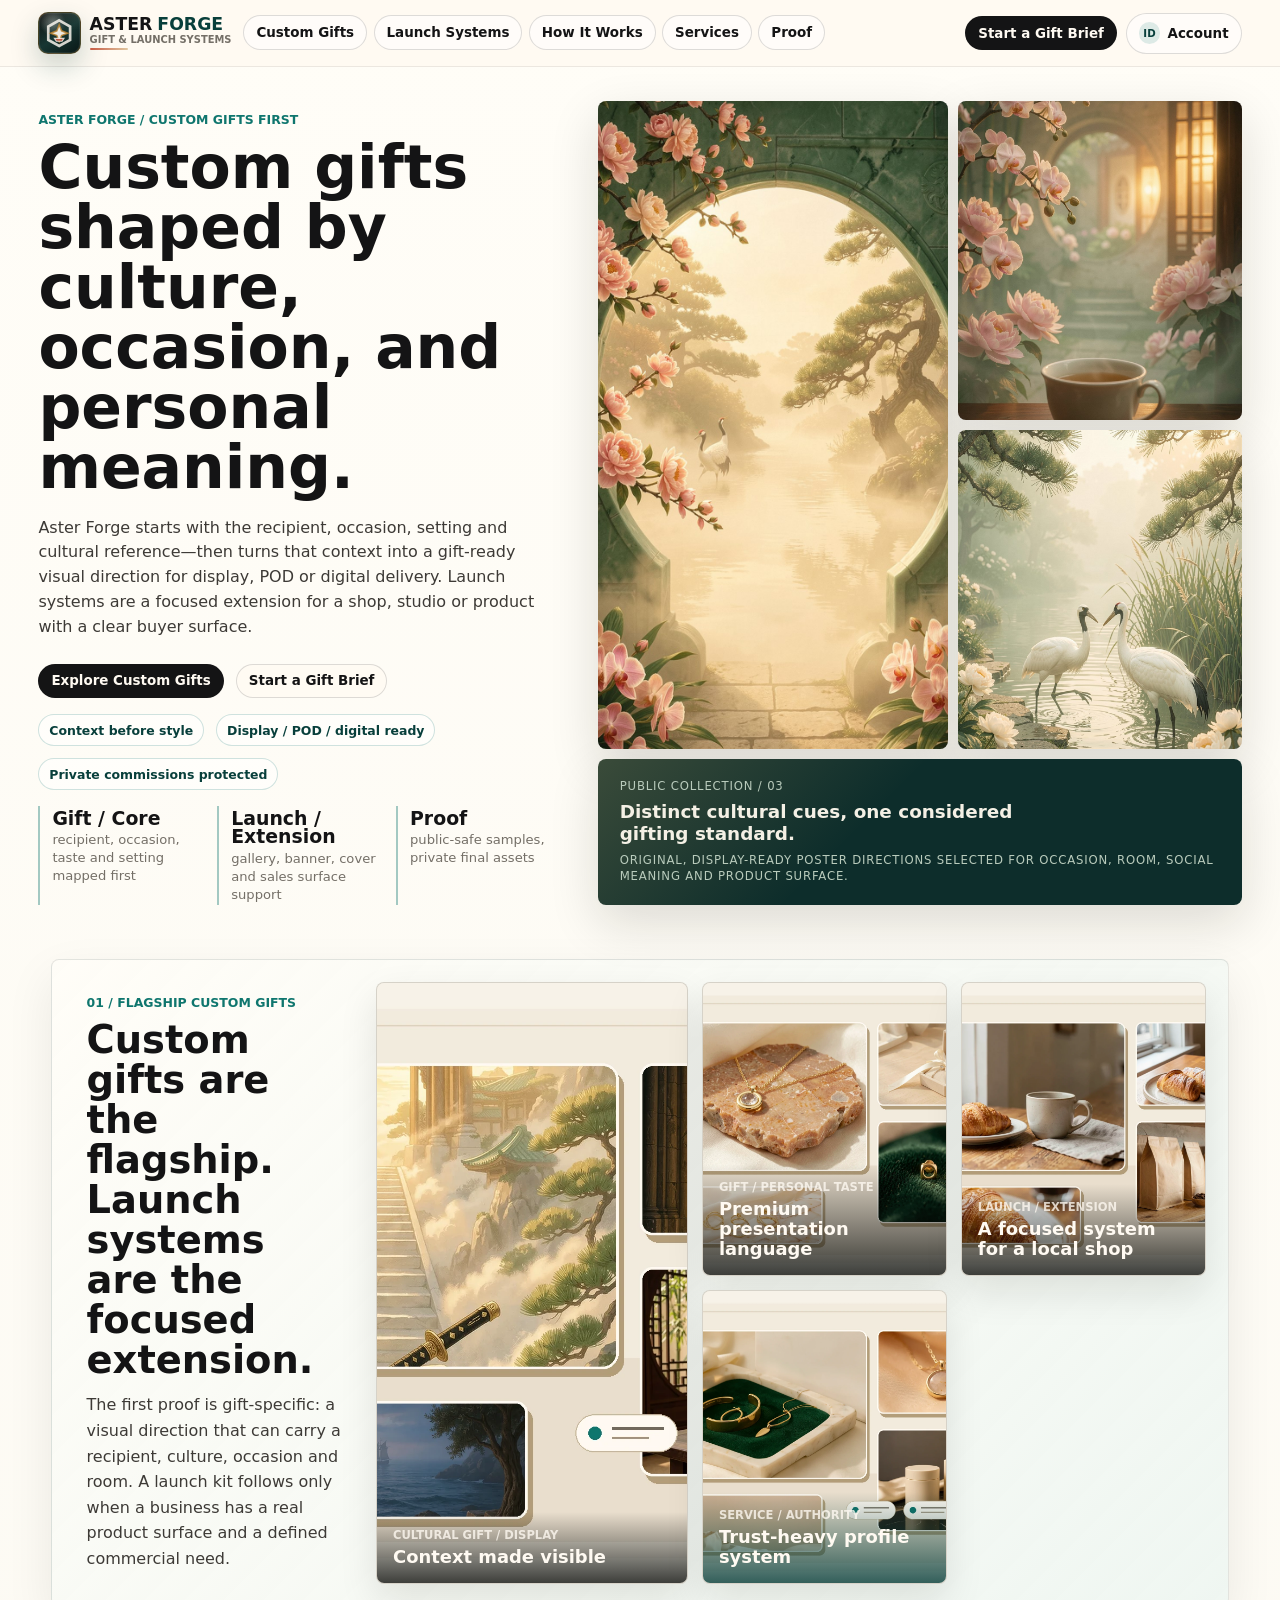
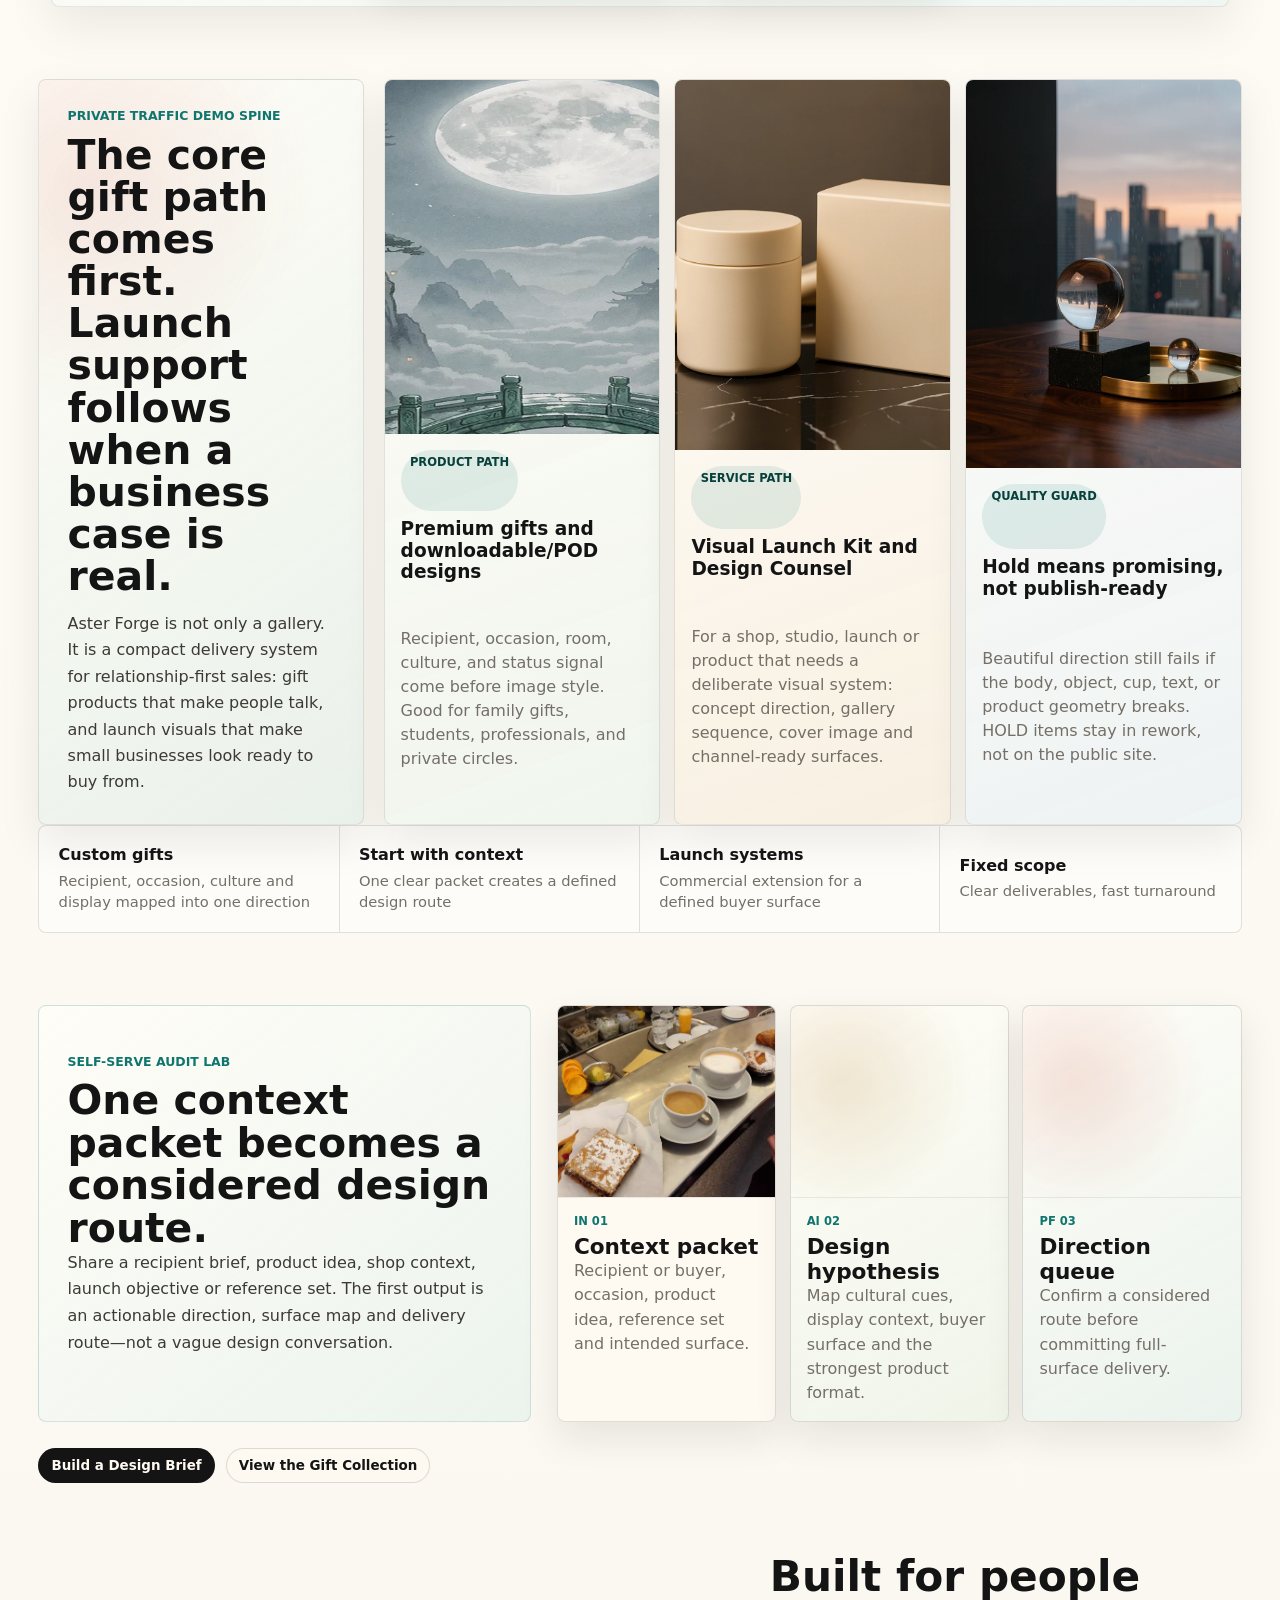
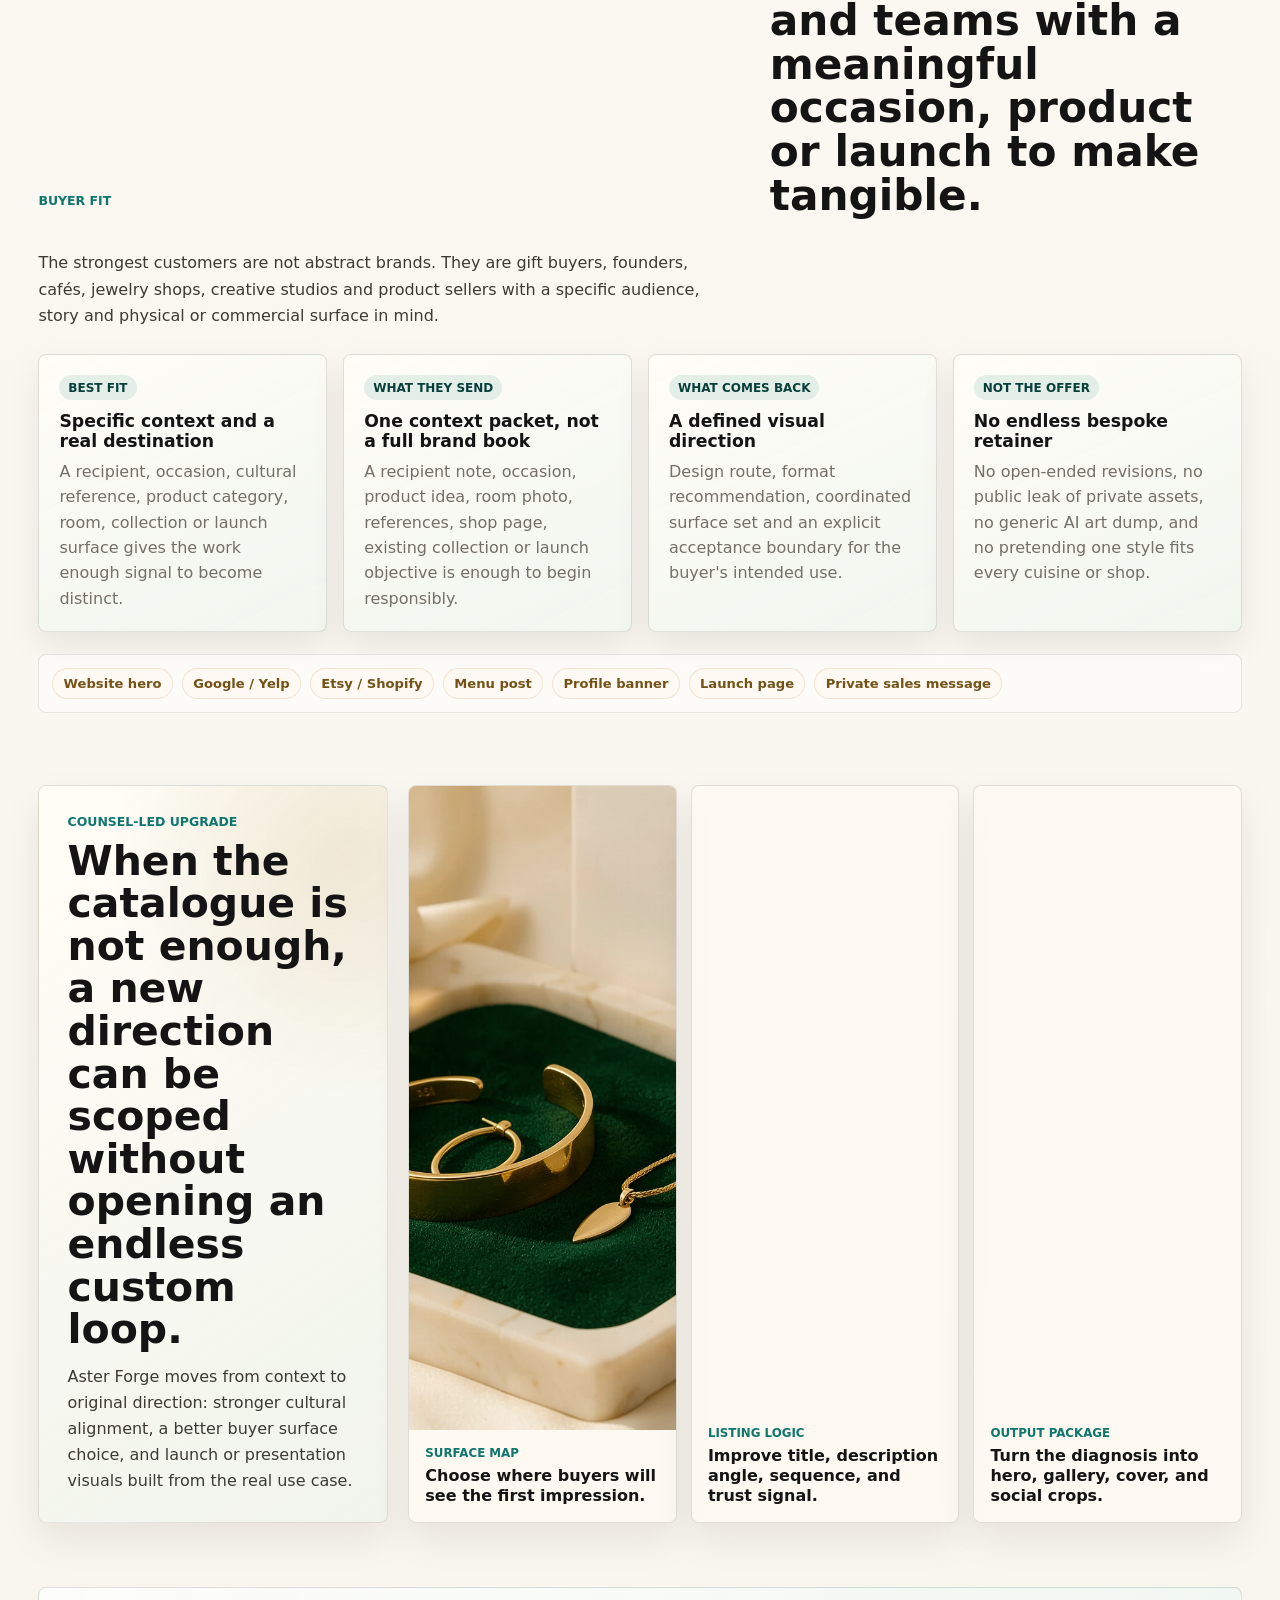
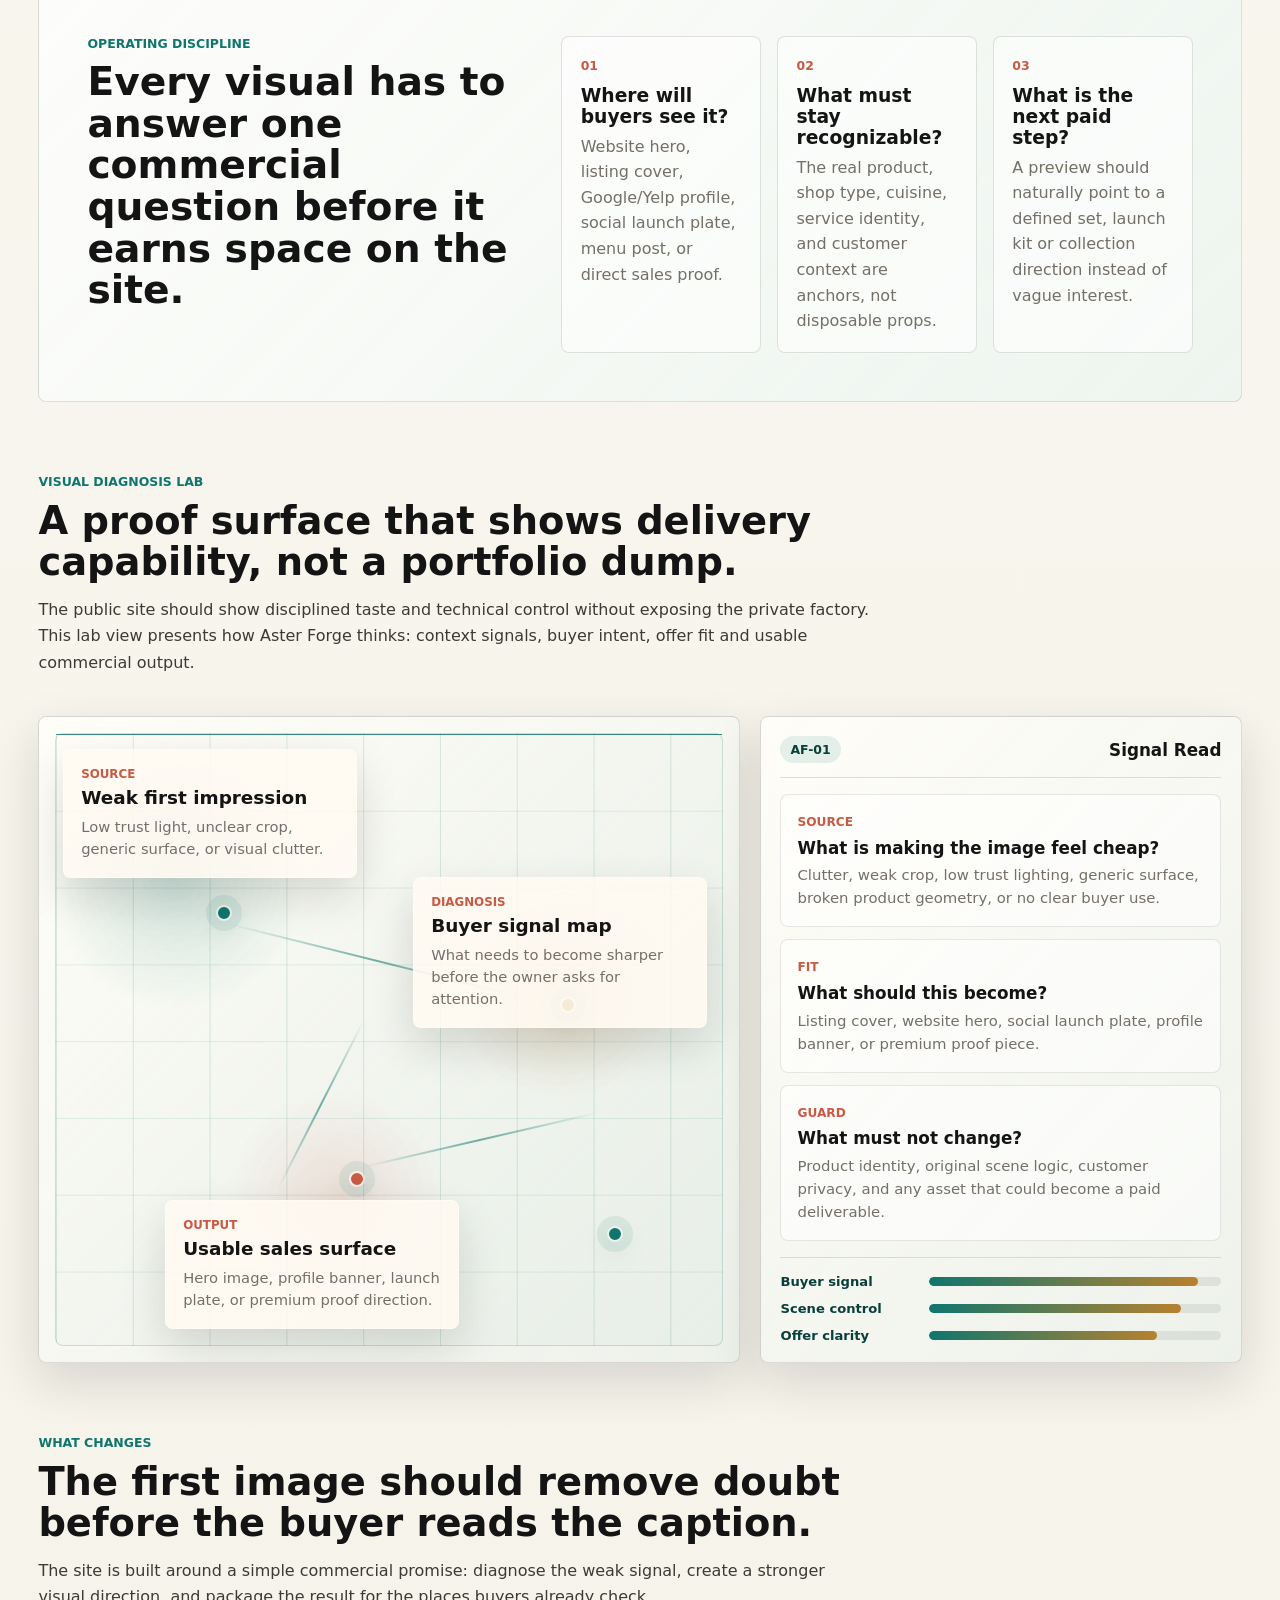
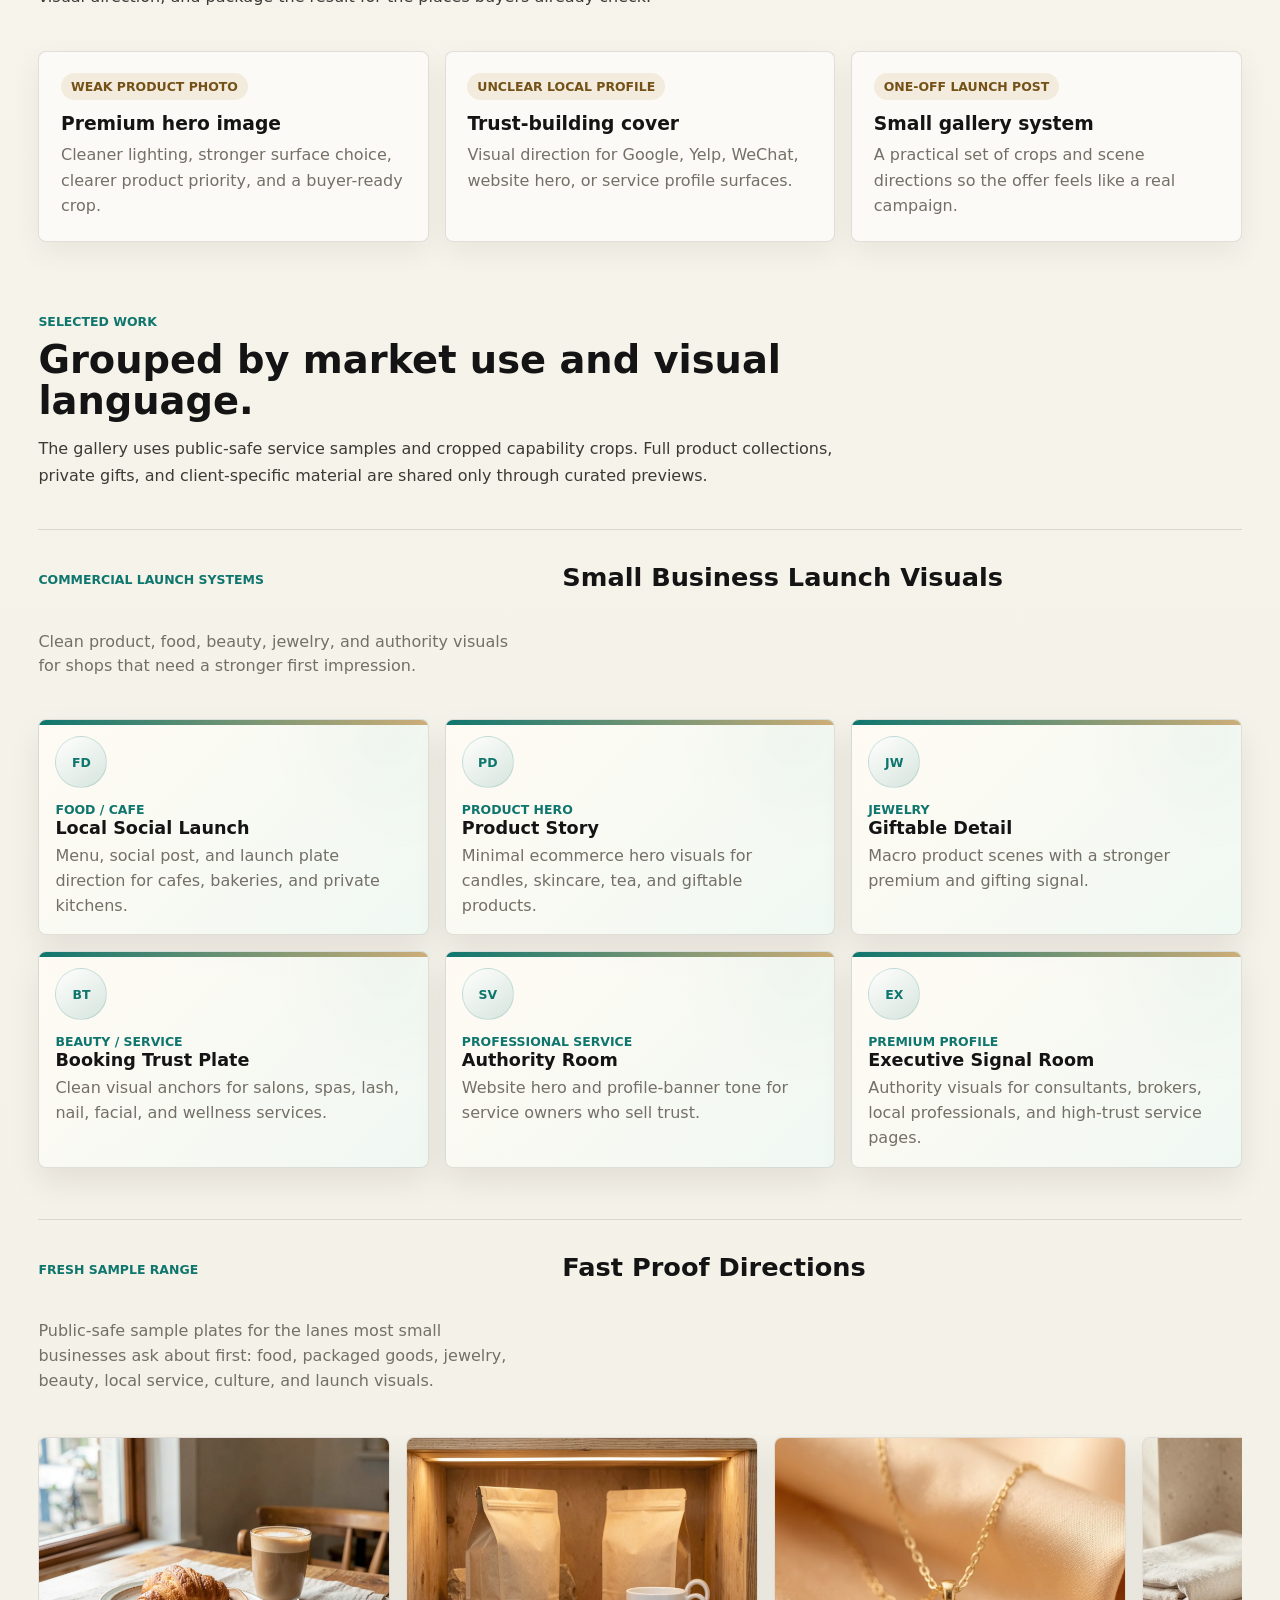
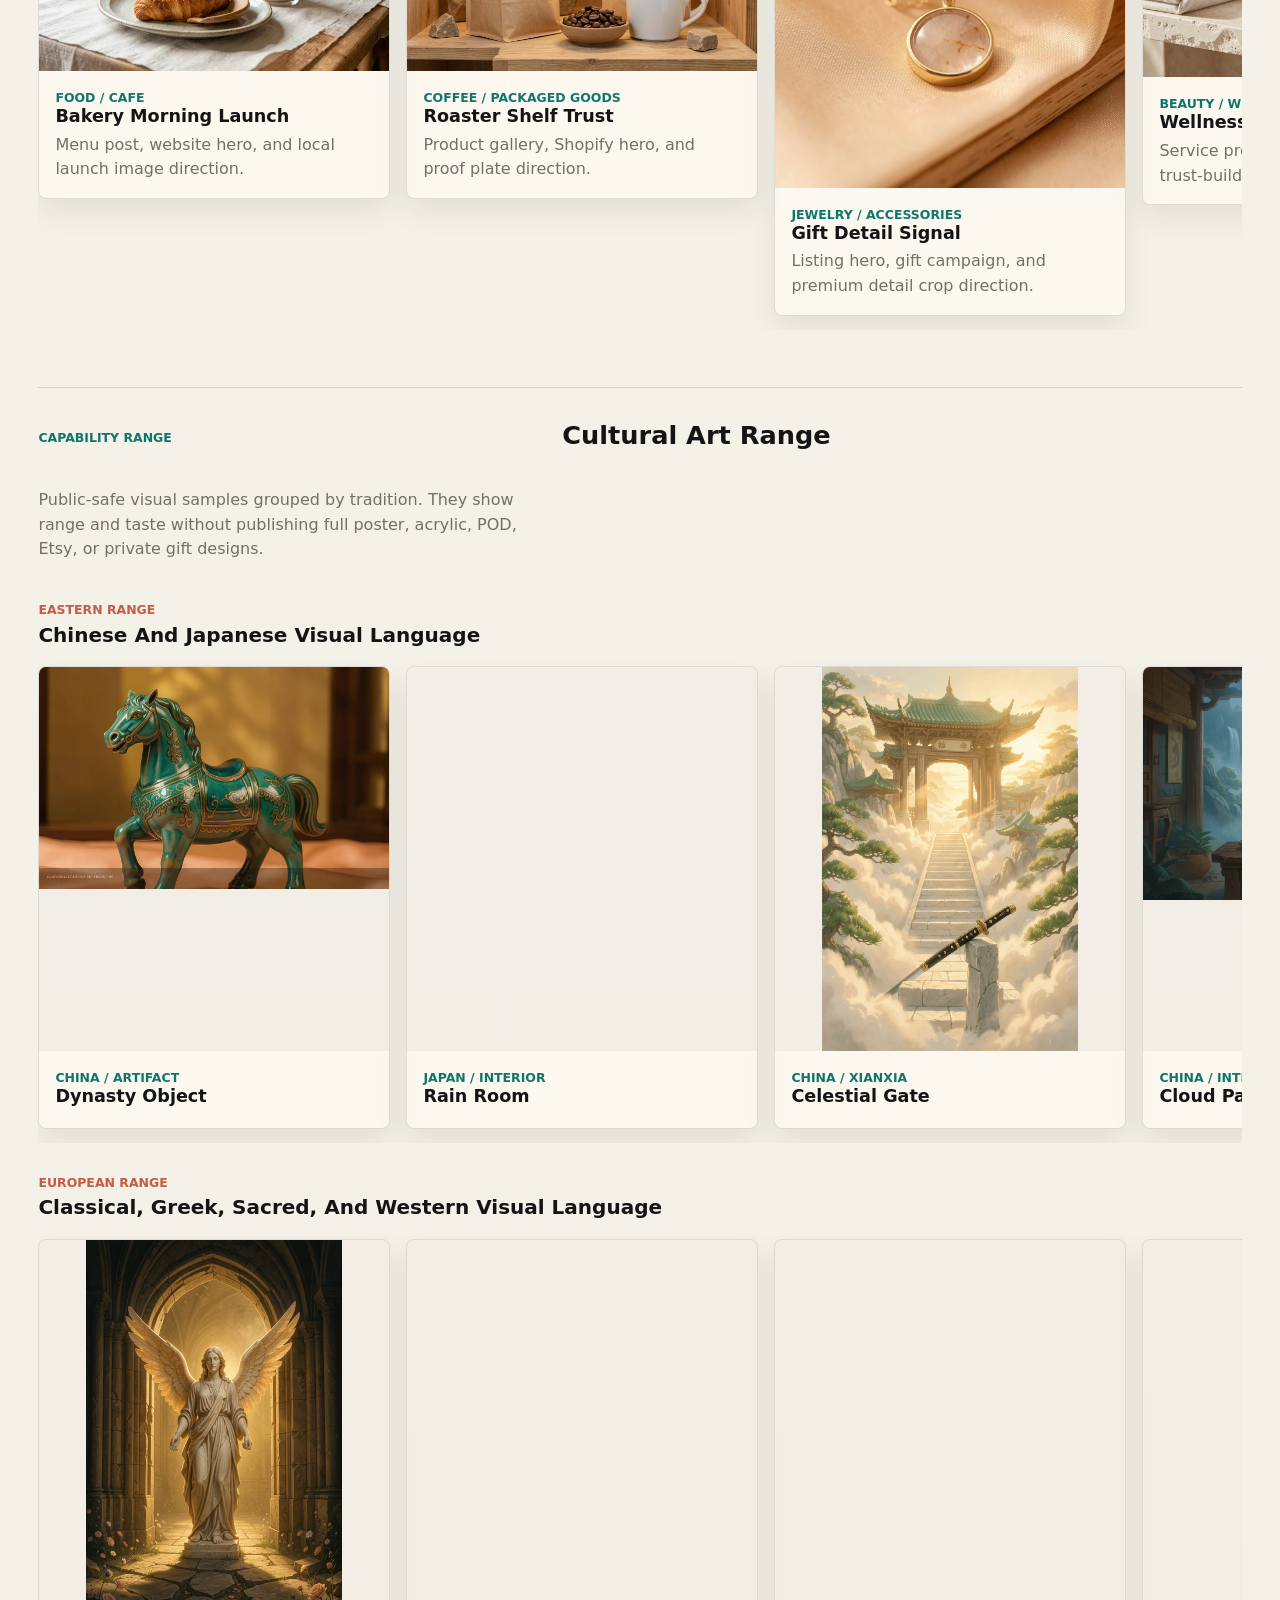
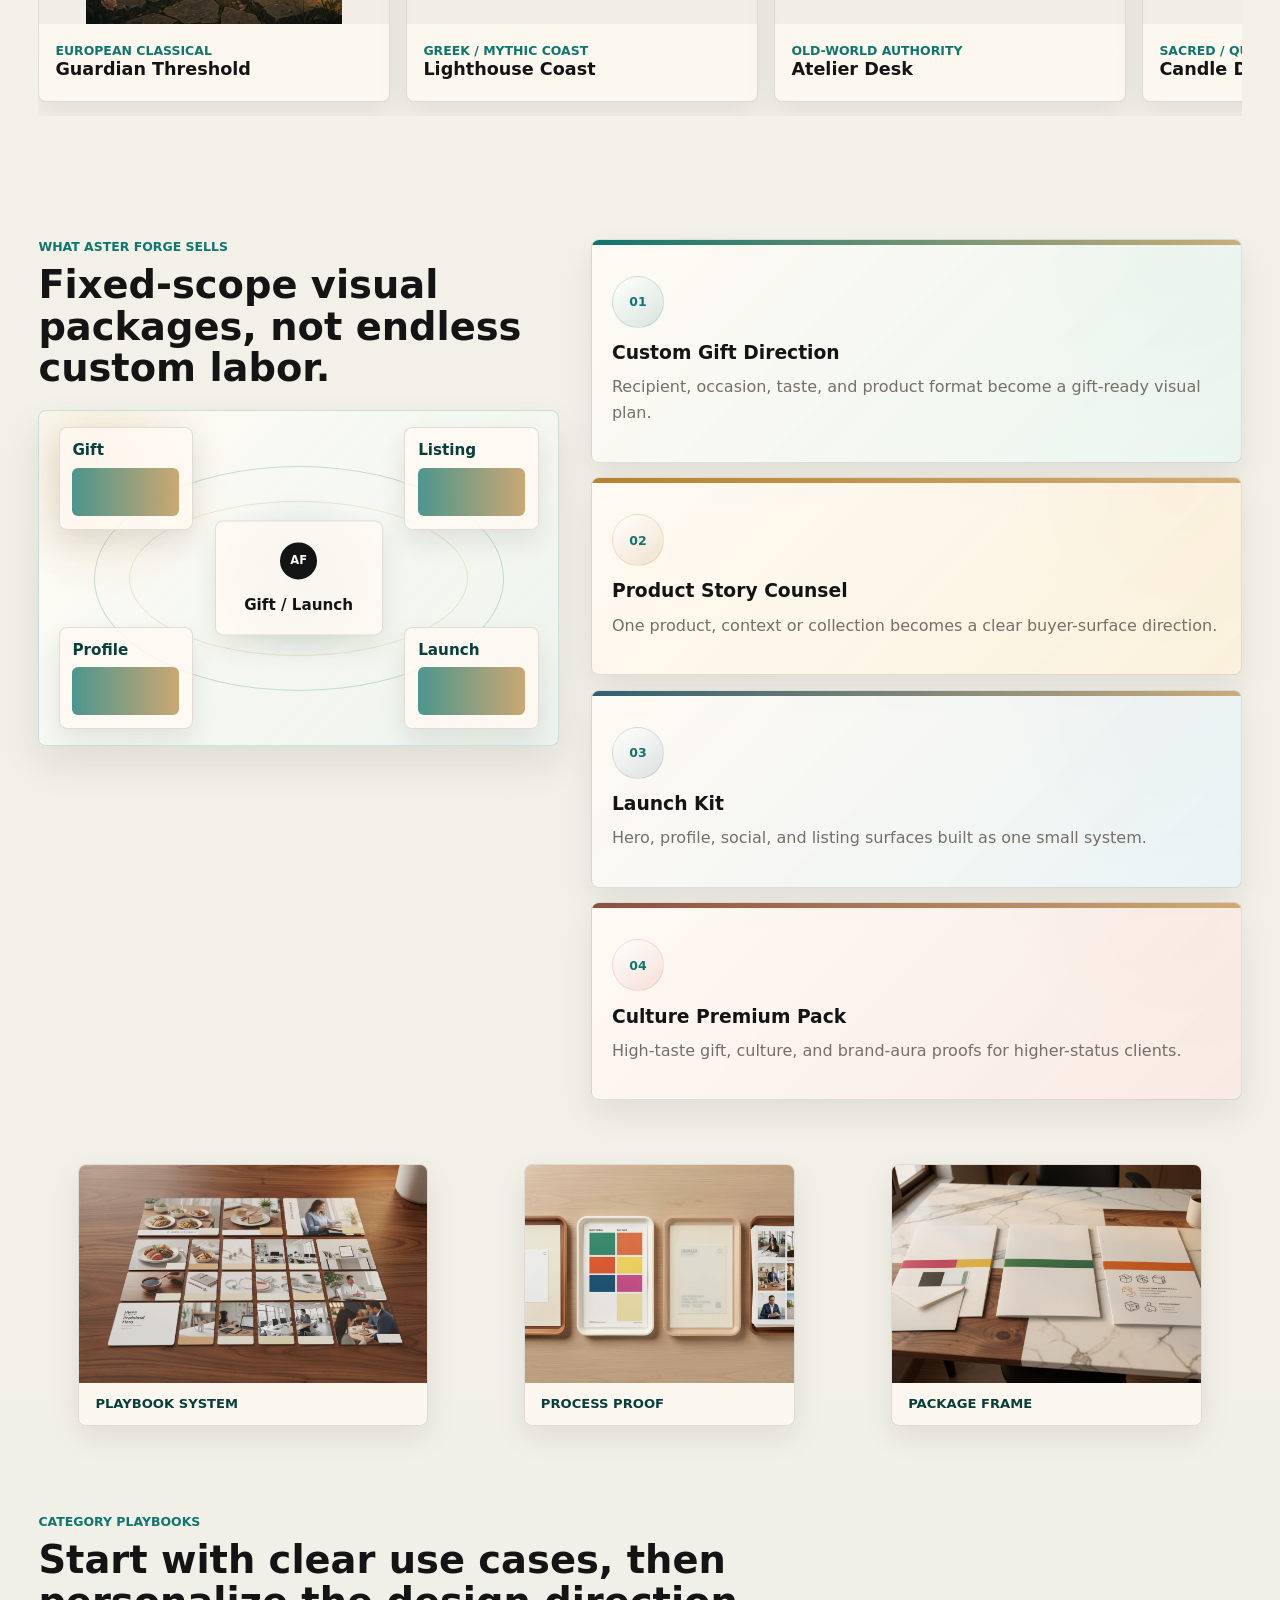
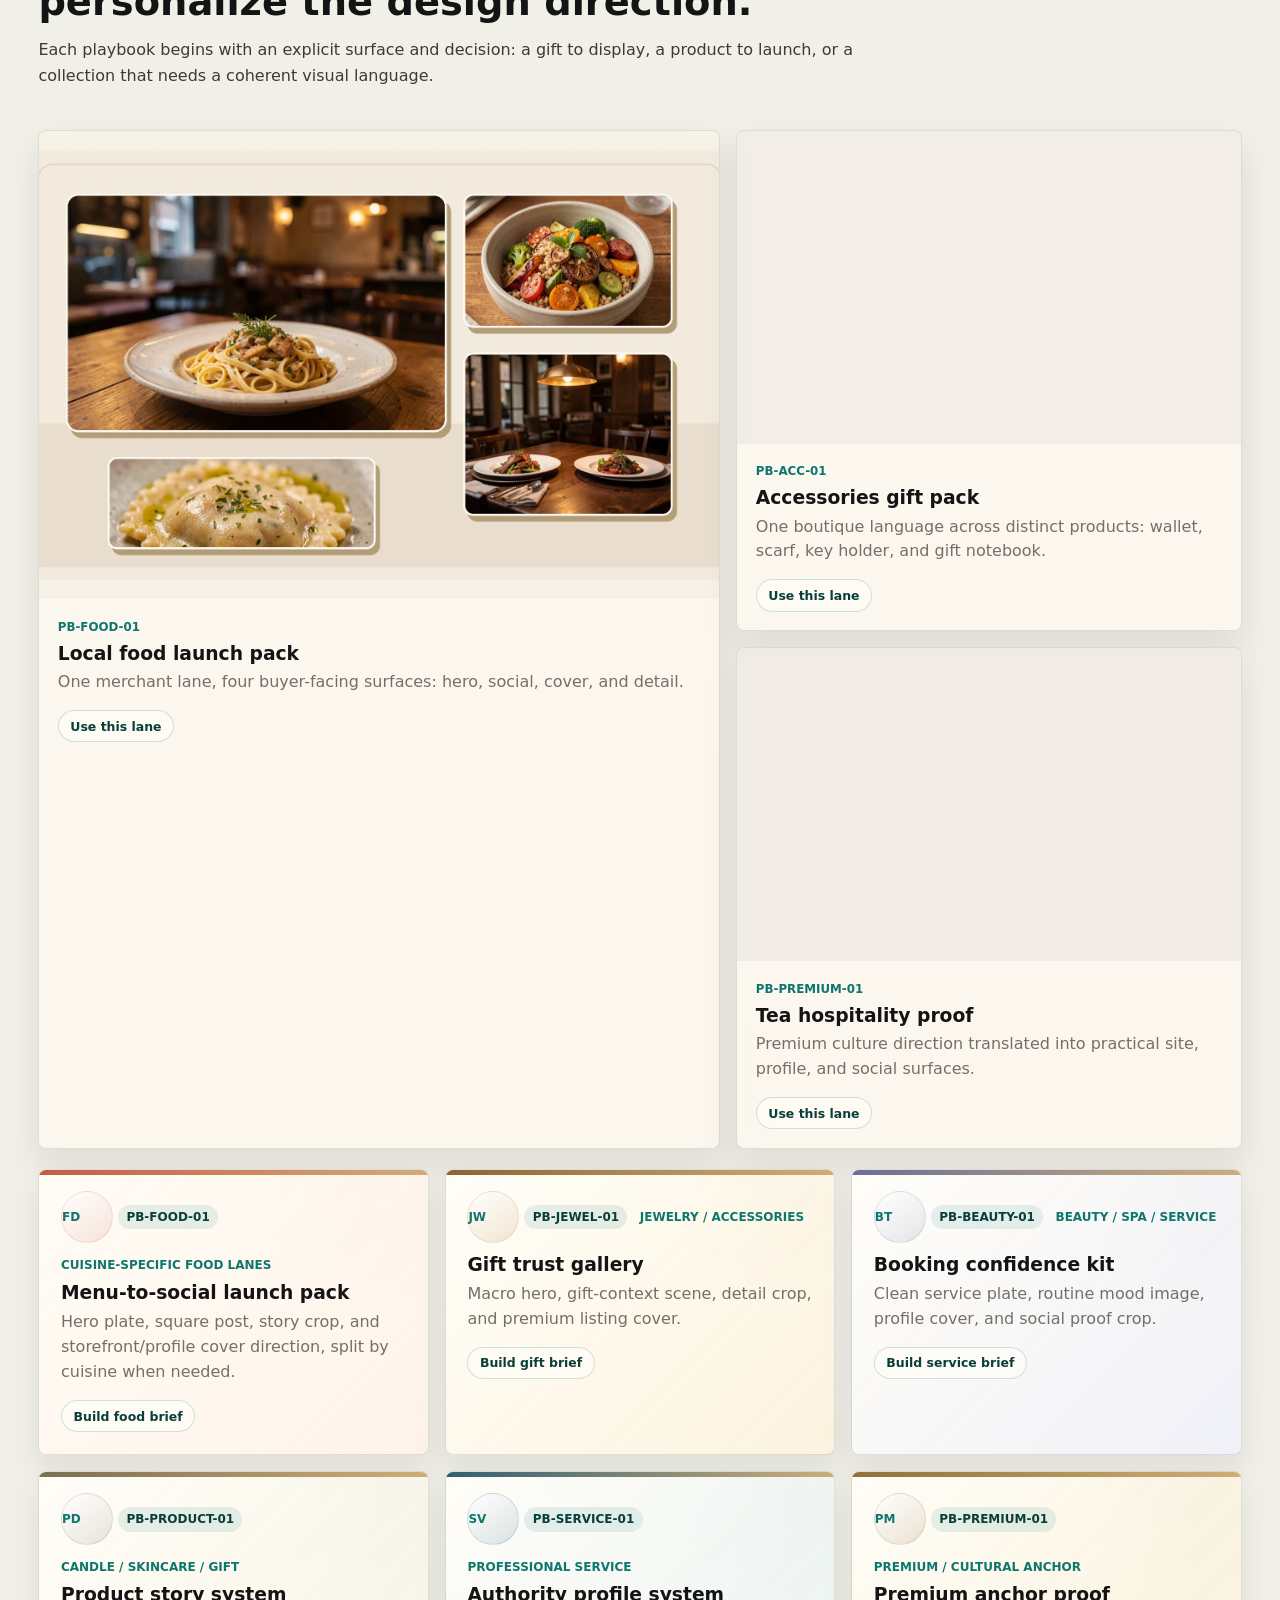
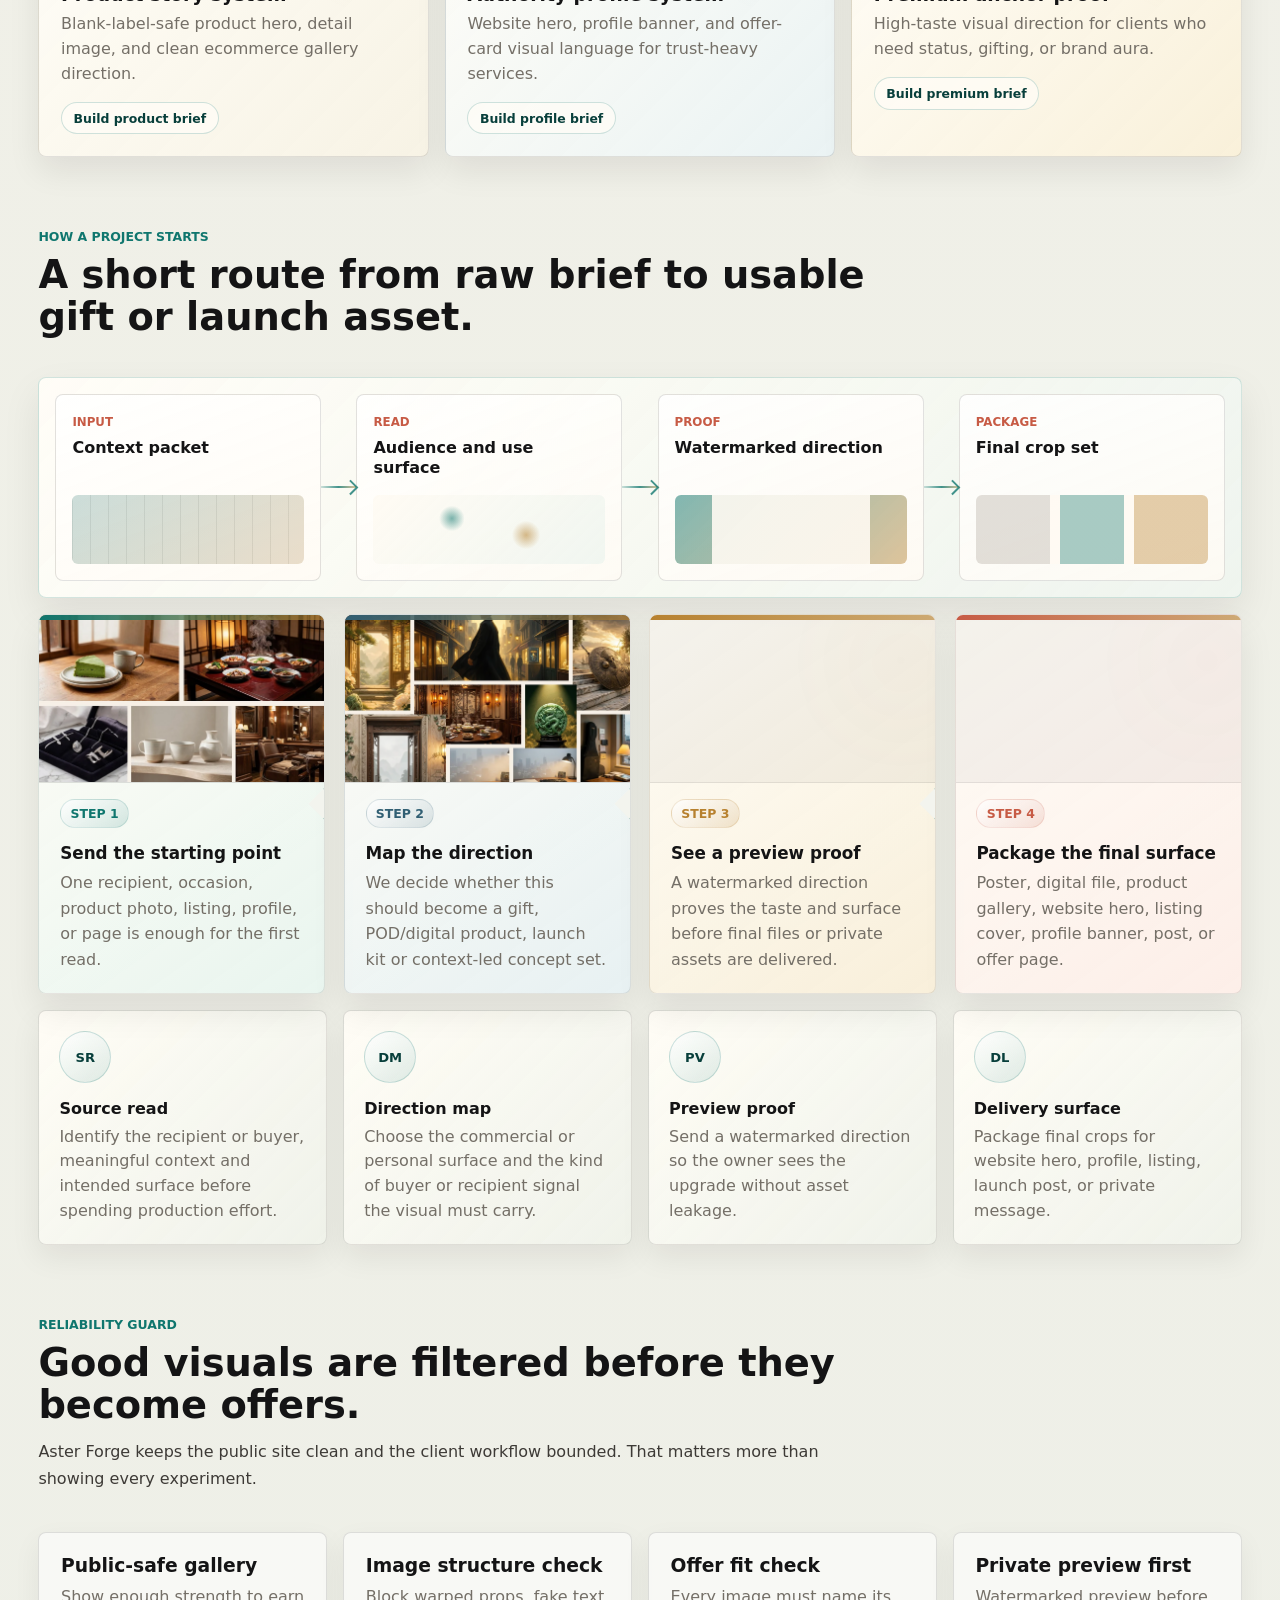
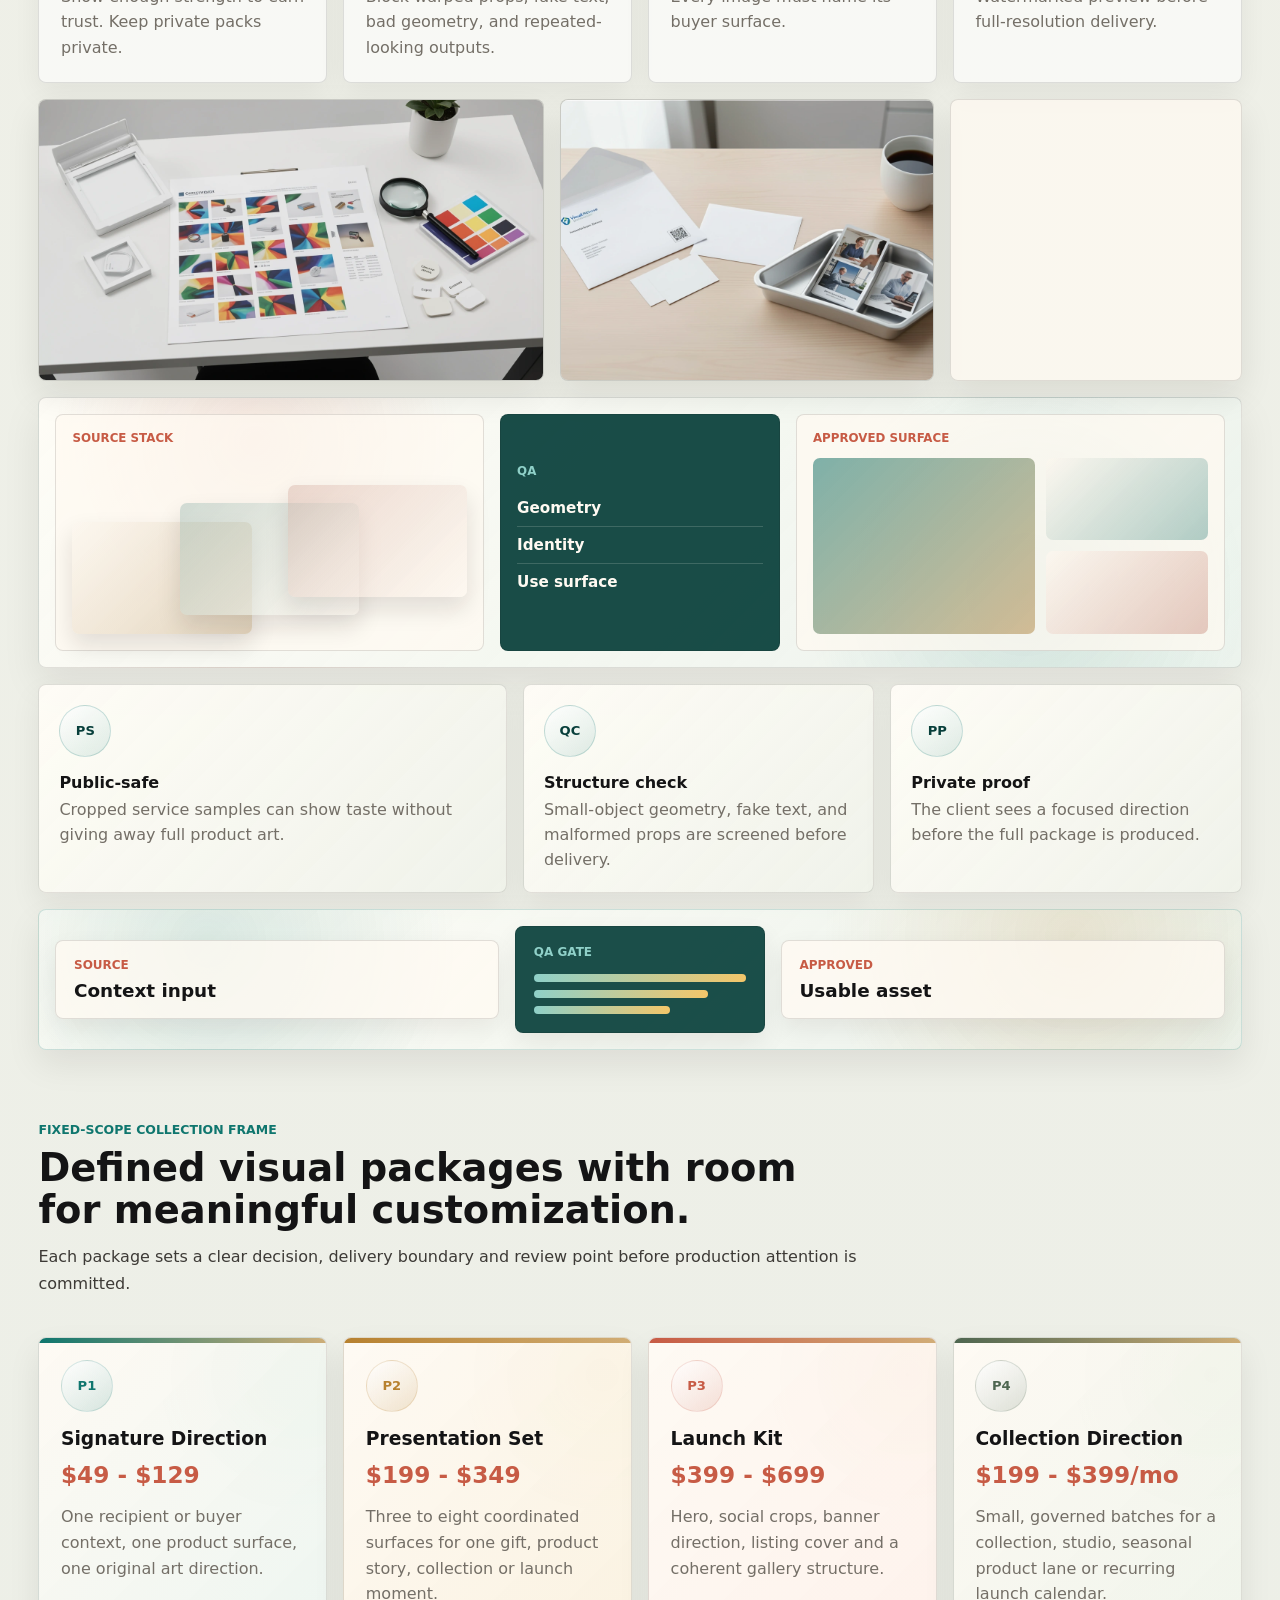
<file: index.html>
<!doctype html>
<html lang="en">
  <head>
    <meta charset="utf-8">
    <meta name="viewport" content="width=device-width, initial-scale=1">
    <title>Aster Forge - Custom Gifts and Visual Launch Kits</title>
    <meta
      name="description"
      content="Aster Forge builds persona-first custom gifts, POD and digital product visuals, launch kits, and buyer-facing proof systems for small businesses and private clients."
    >
    <meta property="og:title" content="Aster Forge - Custom Gifts and Visual Launch Kits">
    <meta
      property="og:description"
      content="A compact visual studio for persona-first gifts, premium cultural products, launch kits, and buyer-signal design."
    >
    <meta property="og:url" content="https://aster-forge.com/">
    <meta property="og:site_name" content="Aster Forge">
    <meta property="og:type" content="website">
    <meta property="og:image" content="https://aster-forge.com/assets/site/jade-moon-gate-poster.jpg">
    <meta name="twitter:card" content="summary_large_image">
    <meta name="twitter:title" content="Aster Forge - Custom Gifts and Visual Launch Kits">
    <meta
      name="twitter:description"
      content="Persona-first gifts, POD and digital visuals, launch kits, and buyer-facing image systems."
    >
    <meta name="twitter:image" content="https://aster-forge.com/assets/site/jade-moon-gate-poster.jpg">
    <meta name="theme-color" content="#083f3b">
    <link rel="canonical" href="https://aster-forge.com/">
    <link rel="icon" href="assets/brand/aster-forge-mark.svg" type="image/svg+xml">
    <link rel="stylesheet" href="styles.css?v=20260926-gift-reset">
  </head>
  <body>
    <header class="topbar">
      <a class="brand" href="#top" aria-label="Aster Forge home">
        <span class="brand-mark" aria-hidden="true">
          <svg class="brand-logo" viewBox="0 0 64 64" focusable="false">
            <path class="logo-ring" d="M32 5 55 18v28L32 59 9 46V18L32 5Z"></path>
            <path class="logo-spark" d="M32 14 37 27 50 32 37 37 32 50 27 37 14 32 27 27 32 14Z"></path>
            <path class="logo-anvil" d="M22 43h20l-4 6H26l-4-6Z"></path>
          </svg>
        </span>
        <span class="brand-wordmark">
          <span class="brand-name-line">
            <span>Aster</span>
            <span>Forge</span>
          </span>
          <span class="brand-tagline">Gift & Launch Systems</span>
        </span>
      </a>
      <nav aria-label="Primary navigation">
        <a href="custom-gifts.html">Custom Gifts</a>
        <a href="#work">Launch Systems</a>
        <a href="#audit">How It Works</a>
        <a href="#services">Services</a>
        <a href="#lab">Proof</a>
      </nav>
      <div class="topbar-actions">
        <a class="nav-cta" href="#contact">Start a Gift Brief</a>
        <details class="account-menu" aria-label="Client account controls">
          <summary aria-label="Open account panel">
            <span class="account-avatar" aria-hidden="true">ID</span>
            <span>Account</span>
          </summary>
          <div class="account-panel" aria-label="Future client account panel">
            <div class="account-panel-head">
              <strong>Client Desk</strong>
              <span>future-ready shell</span>
            </div>
            <div class="account-tabs" aria-label="Account actions">
              <button type="button">Log in</button>
              <button type="button">Create</button>
              <button type="button">Log out</button>
            </div>
            <form class="account-form" action="#" method="get">
              <label>
                Email
                <input type="email" name="email" placeholder="owner@example.com" autocomplete="email">
              </label>
              <label>
                Password
                <input type="password" name="password" placeholder="********" autocomplete="current-password">
              </label>
              <label>
                Recipient / project
                <input type="text" name="business" placeholder="Recipient, occasion, studio, or launch">
              </label>
              <label>
                Design request
                <textarea name="request" rows="3" placeholder="Share the occasion, visual references, and where this will be used."></textarea>
              </label>
              <button class="button primary" type="button" data-save-draft>Save Draft Request</button>
              <p class="account-status" data-account-status>Drafts stay local until the real client desk is connected.</p>
            </form>
          </div>
        </details>
      </div>
    </header>

    <main id="top">
      <section class="hero" aria-labelledby="hero-title">
        <div class="hero-copy">
          <p class="eyebrow">Aster Forge / custom gifts first</p>
          <h1 id="hero-title">Custom gifts shaped by culture, occasion, and personal meaning.</h1>
          <p class="hero-text">
            Aster Forge starts with the recipient, occasion, setting and cultural reference—then turns that context
            into a gift-ready visual direction for display, POD or digital delivery. Launch systems are a focused
            extension for a shop, studio or product with a clear buyer surface.
          </p>
          <div class="hero-actions">
            <a class="button primary" href="custom-gifts.html">Explore Custom Gifts</a>
            <a class="button secondary" href="#contact">Start a Gift Brief</a>
          </div>
          <div class="hero-proof" aria-label="Service proof points">
            <span>Context before style</span>
            <span>Display / POD / digital ready</span>
            <span>Private commissions protected</span>
          </div>
          <dl class="hero-metrics" aria-label="Aster Forge operating model">
            <div>
              <dt>Gift / Core</dt>
              <dd>recipient, occasion, taste and setting mapped first</dd>
            </div>
            <div>
              <dt>Launch / Extension</dt>
              <dd>gallery, banner, cover and sales surface support</dd>
            </div>
            <div>
              <dt>Proof</dt>
              <dd>public-safe samples, private final assets</dd>
            </div>
          </dl>
        </div>

        <div class="hero-gallery" aria-label="Selected Aster Forge showcase">
          <figure class="hero-tile hero-tile-large">
            <img data-design-id="ASTER-COLLECTION-JADE-001" data-asset-id="jade-moon-gate-poster" data-asset-role="Public_Collection_Poster" src="assets/site/jade-moon-gate-poster.jpg" alt="Jade moon gate cultural gift poster with peonies, a crane, and morning light" decoding="async">
          </figure>
          <figure class="hero-tile">
            <img data-design-id="ASTER-COLLECTION-ORCHID-002" data-asset-id="orchid-tea-veranda-poster" data-asset-role="Public_Collection_Poster" src="assets/site/orchid-tea-veranda-poster.jpg" alt="Orchid tea veranda poster designed for a warm dining or study gift" decoding="async">
          </figure>
          <figure class="hero-tile">
            <img data-design-id="ASTER-COLLECTION-CRANE-004" data-asset-id="crane-morning-garden-poster" data-asset-role="Public_Collection_Poster" src="assets/site/crane-morning-garden-poster.jpg" alt="Natural crane morning garden poster for a longevity and home atmosphere gift" decoding="async">
          </figure>
          <div class="hero-tile hero-tile-wide hero-collection-note">
            <span>PUBLIC COLLECTION / 03</span>
            <strong>Distinct cultural cues, one considered gifting standard.</strong>
            <p>Original, display-ready poster directions selected for occasion, room, social meaning and product surface.</p>
          </div>
        </div>
      </section>

      <section id="proof-range" class="proof-range-section" aria-labelledby="proof-range-title">
        <div class="proof-range-head">
          <p class="eyebrow">01 / Flagship custom gifts</p>
          <h2 id="proof-range-title">Custom gifts are the flagship. Launch systems are the focused extension.</h2>
          <p>
            The first proof is gift-specific: a visual direction that can carry a recipient, culture, occasion and room.
            A launch kit follows only when a business has a real product surface and a defined commercial need.
          </p>
        </div>
        <div class="proof-range-grid" aria-label="Strong public-safe Aster Forge samples">
          <article class="proof-range-card proof-range-card-wide">
            <img data-design-id="ClawVisuals-Merchant-Pack-Culture-0001" data-asset-id="ClawVisuals-Merchant-Pack-Culture-0001_SectionVisual_Public_v01" data-asset-role="SectionVisual_Public" src="assets/showcase/ClawVisuals-Merchant-Pack-Culture-0001_SectionVisual_Public_v01.webp" alt="Premium cultural visual system for status gifting and display" decoding="async" loading="eager">
            <div>
              <span>Cultural gift / display</span>
              <h3>Context made visible</h3>
            </div>
          </article>
          <article class="proof-range-card">
            <img data-design-id="ClawVisuals-Merchant-Pack-Jewelry-0001" data-asset-id="ClawVisuals-Merchant-Pack-Jewelry-0001_SectionVisual_Public_v01" data-asset-role="SectionVisual_Public" src="assets/showcase/ClawVisuals-Merchant-Pack-Jewelry-0001_SectionVisual_Public_v01.webp" alt="Jewelry gift trust gallery surfaces" decoding="async" loading="eager">
            <div>
              <span>Gift / personal taste</span>
              <h3>Premium presentation language</h3>
            </div>
          </article>
          <article class="proof-range-card">
            <img data-design-id="ClawVisuals-Merchant-Pack-Cafe-0002" data-asset-id="ClawVisuals-Merchant-Pack-Cafe-0002_SectionVisual_Public_v01" data-asset-role="SectionVisual_Public" src="assets/showcase/ClawVisuals-Merchant-Pack-Cafe-0002_SectionVisual_Public_v01.webp" alt="Cafe launch pack with multiple buyer-facing surfaces" decoding="async" loading="eager">
            <div>
              <span>Launch / extension</span>
              <h3>A focused system for a local shop</h3>
            </div>
          </article>
          <article class="proof-range-card proof-range-card-dark">
            <img data-design-id="ClawVisuals-Merchant-Pack-Luxury-0001" data-asset-id="ClawVisuals-Merchant-Pack-Luxury-0001_SectionVisual_Public_v01" data-asset-role="SectionVisual_Public" src="assets/showcase/ClawVisuals-Merchant-Pack-Luxury-0001_SectionVisual_Public_v01.webp" alt="Luxury authority profile and product launch visual system" decoding="async" loading="eager">
            <div>
              <span>Service / authority</span>
              <h3>Trust-heavy profile system</h3>
            </div>
          </article>
        </div>
      </section>

      <section id="demo-spine" class="section-block demo-spine-section" aria-labelledby="demo-spine-title">
        <div class="demo-spine-copy">
          <p class="eyebrow">Private traffic demo spine</p>
          <h2 id="demo-spine-title">The core gift path comes first. Launch support follows when a business case is real.</h2>
          <p>
            Aster Forge is not only a gallery. It is a compact delivery system for relationship-first sales:
            gift products that make people talk, and launch visuals that make small businesses look ready to buy from.
          </p>
        </div>
        <div class="demo-spine-grid" aria-label="Private traffic demo priorities">
          <article class="demo-spine-card demo-spine-card-product">
            <img data-design-id="ClawVisuals-Culture-China-0001" data-asset-id="ClawVisuals-Culture-China-0001_HeroTile_Public_v01" data-asset-role="HeroTile_Public" src="assets/site/ClawVisuals-Culture-China-0001_HeroTile_Public_v01.webp" alt="Premium Chinese culture gift and hospitality direction" decoding="async" loading="lazy">
            <div>
              <span>Product path</span>
              <h3>Premium gifts and downloadable/POD designs</h3>
              <p>Recipient, occasion, room, culture, and status signal come before image style. Good for family gifts, students, professionals, and private circles.</p>
            </div>
          </article>
          <article class="demo-spine-card demo-spine-card-service">
            <img data-design-id="ClawVisuals-B2B-Product-0002" data-asset-id="ClawVisuals-B2B-Product-0002_WorkCard_Public_v01" data-asset-role="WorkCard_Public" src="assets/business/ClawVisuals-B2B-Product-0002_WorkCard_Public_v01.webp" alt="Product launch commercial visual direction" decoding="async" loading="lazy">
            <div>
              <span>Service path</span>
              <h3>Visual Launch Kit and Design Counsel</h3>
              <p>For a shop, studio, launch or product that needs a deliberate visual system: concept direction, gallery sequence, cover image and channel-ready surfaces.</p>
            </div>
          </article>
          <article class="demo-spine-card demo-spine-card-guard">
            <img data-design-id="ClawVisuals-B2B-Service-0002" data-asset-id="ClawVisuals-B2B-Service-0002_WorkCard_Public_v01" data-asset-role="WorkCard_Public" src="assets/business/ClawVisuals-B2B-Service-0002_WorkCard_Public_v01.webp" alt="Professional service delivery quality visual" decoding="async" loading="lazy">
            <div>
              <span>Quality guard</span>
              <h3>Hold means promising, not publish-ready</h3>
              <p>Beautiful direction still fails if the body, object, cup, text, or product geometry breaks. HOLD items stay in rework, not on the public site.</p>
            </div>
          </article>
        </div>
      </section>

      <section class="signal-strip" aria-label="Studio signals">
        <a href="custom-gifts.html">
          <strong>Custom gifts</strong>
          <span>Recipient, occasion, culture and display mapped into one direction</span>
        </a>
        <a href="#audit">
          <strong>Start with context</strong>
          <span>One clear packet creates a defined design route</span>
        </a>
        <a href="#work">
          <strong>Launch systems</strong>
          <span>Commercial extension for a defined buyer surface</span>
        </a>
        <a href="#packages">
          <strong>Fixed scope</strong>
          <span>Clear deliverables, fast turnaround</span>
        </a>
      </section>

      <section id="audit" class="section-block audit-lab-section" aria-labelledby="audit-title">
        <div class="audit-lab-copy">
          <p class="eyebrow">Self-serve audit lab</p>
          <h2 id="audit-title">One context packet becomes a considered design route.</h2>
          <p>
            Share a recipient brief, product idea, shop context, launch objective or reference set. The first output is an actionable
            direction, surface map and delivery route—not a vague design conversation.
          </p>
        </div>
        <div class="audit-lab-board audit-lab-board-visual" aria-label="Self-serve audit workflow">
          <article class="audit-card-with-image">
            <img data-design-id="ClawVisuals-Intake-Source-0001" data-asset-id="ClawVisuals-Intake-Source-0001_IntakeTile_Public_v01" data-asset-role="IntakeTile_Public" src="assets/explain/ClawVisuals-Intake-Source-0001_IntakeTile_Public_v01.webp" alt="Source image intake visual" decoding="async" loading="lazy">
            <span>IN 01</span>
            <strong>Context packet</strong>
            <p>Recipient or buyer, occasion, product idea, reference set and intended surface.</p>
          </article>
          <article class="audit-card-with-image">
            <img data-design-id="ClawVisuals-Merchant-Accessories-0002" data-asset-id="ClawVisuals-Merchant-Accessories-0002_PackSource_Public_v01" data-asset-role="PackSource_Public" src="assets/showcase/sources/ClawVisuals-Merchant-Accessories-0002_PackSource_Public_v01.webp" alt="Buyer surface mapping visual for accessories" decoding="async" loading="lazy">
            <span>AI 02</span>
            <strong>Design hypothesis</strong>
            <p>Map cultural cues, display context, buyer surface and the strongest product format.</p>
          </article>
          <article class="audit-card-with-image">
            <img data-design-id="ClawVisuals-Merchant-Food-0002" data-asset-id="ClawVisuals-Merchant-Food-0002_PackSource_Public_v01" data-asset-role="PackSource_Public" src="assets/showcase/sources/ClawVisuals-Merchant-Food-0002_PackSource_Public_v01.webp" alt="Proof direction visual for hospitality" decoding="async" loading="lazy">
            <span>PF 03</span>
            <strong>Direction queue</strong>
            <p>Confirm a considered route before committing full-surface delivery.</p>
          </article>
        </div>
        <div class="audit-lab-cta">
          <a class="button primary" href="#contact">Build a Design Brief</a>
          <a class="button secondary" href="custom-gifts.html">View the Gift Collection</a>
        </div>
      </section>

      <section id="fit" class="section-block buyer-fit-section" aria-labelledby="fit-title">
        <div class="fit-copy">
          <p class="eyebrow">Buyer fit</p>
          <h2 id="fit-title">Built for people and teams with a meaningful occasion, product or launch to make tangible.</h2>
          <p>
            The strongest customers are not abstract brands. They are gift buyers, founders, cafés, jewelry shops,
            creative studios and product sellers with a specific audience, story and physical or commercial surface in mind.
          </p>
        </div>
        <div class="fit-grid">
          <article>
            <span>Best fit</span>
            <h3>Specific context and a real destination</h3>
            <p>A recipient, occasion, cultural reference, product category, room, collection or launch surface gives the work enough signal to become distinct.</p>
          </article>
          <article>
            <span>What they send</span>
            <h3>One context packet, not a full brand book</h3>
            <p>A recipient note, occasion, product idea, room photo, references, shop page, existing collection or launch objective is enough to begin responsibly.</p>
          </article>
          <article>
            <span>What comes back</span>
            <h3>A defined visual direction</h3>
            <p>Design route, format recommendation, coordinated surface set and an explicit acceptance boundary for the buyer's intended use.</p>
          </article>
          <article>
            <span>Not the offer</span>
            <h3>No endless bespoke retainer</h3>
            <p>No open-ended revisions, no public leak of private assets, no generic AI art dump, and no pretending one style fits every cuisine or shop.</p>
          </article>
        </div>
        <div class="surface-strip" aria-label="Buyer surfaces Aster Forge can improve">
          <span>Website hero</span>
          <span>Google / Yelp</span>
          <span>Etsy / Shopify</span>
          <span>Menu post</span>
          <span>Profile banner</span>
          <span>Launch page</span>
          <span>Private sales message</span>
        </div>
      </section>

      <section id="counsel" class="section-block counsel-section" aria-labelledby="counsel-title">
        <div class="counsel-copy">
          <p class="eyebrow">Counsel-led upgrade</p>
          <h2 id="counsel-title">When the catalogue is not enough, a new direction can be scoped without opening an endless custom loop.</h2>
          <p>
            Aster Forge moves from context to original direction: stronger cultural alignment, a better buyer surface choice,
            and launch or presentation visuals built from the real use case.
          </p>
        </div>
        <div class="counsel-visual-grid" aria-label="Commercial counsel surfaces">
          <figure>
            <img data-design-id="ClawVisuals-B2B-Jewelry-0001" data-asset-id="ClawVisuals-B2B-Jewelry-0001_WorkCard_Public_v01" data-asset-role="WorkCard_Public" src="assets/business/ClawVisuals-B2B-Jewelry-0001_WorkCard_Public_v01.webp" alt="Jewelry commercial counsel surface" decoding="async" loading="lazy">
            <figcaption>
              <span>Surface map</span>
              <strong>Choose where buyers will see the first impression.</strong>
            </figcaption>
          </figure>
          <figure>
            <img data-design-id="ClawVisuals-B2B-Beauty-0001" data-asset-id="ClawVisuals-B2B-Beauty-0001_WorkCard_Public_v01" data-asset-role="WorkCard_Public" src="assets/business/ClawVisuals-B2B-Beauty-0001_WorkCard_Public_v01.webp" alt="Beauty and local service counsel surface" decoding="async" loading="lazy">
            <figcaption>
              <span>Listing logic</span>
              <strong>Improve title, description angle, sequence, and trust signal.</strong>
            </figcaption>
          </figure>
          <figure>
            <img data-design-id="ClawVisuals-B2B-Executive-0001" data-asset-id="ClawVisuals-B2B-Executive-0001_WorkCard_Public_v01" data-asset-role="WorkCard_Public" src="assets/business/ClawVisuals-B2B-Executive-0001_WorkCard_Public_v01.webp" alt="Professional authority counsel surface" decoding="async" loading="lazy">
            <figcaption>
              <span>Output package</span>
              <strong>Turn the diagnosis into hero, gallery, cover, and social crops.</strong>
            </figcaption>
          </figure>
        </div>
      </section>

      <section class="studio-manifest" aria-label="Aster Forge delivery position">
        <div>
          <p class="eyebrow">Operating discipline</p>
          <h2>Every visual has to answer one commercial question before it earns space on the site.</h2>
        </div>
        <div class="manifest-grid">
          <article>
            <span>01</span>
            <h3>Where will buyers see it?</h3>
            <p>Website hero, listing cover, Google/Yelp profile, social launch plate, menu post, or direct sales proof.</p>
          </article>
          <article>
            <span>02</span>
            <h3>What must stay recognizable?</h3>
            <p>The real product, shop type, cuisine, service identity, and customer context are anchors, not disposable props.</p>
          </article>
          <article>
            <span>03</span>
            <h3>What is the next paid step?</h3>
            <p>A preview should naturally point to a defined set, launch kit or collection direction instead of vague interest.</p>
          </article>
        </div>
      </section>

      <section id="lab" class="section-block diagnostic-lab" aria-labelledby="lab-title">
        <div class="section-heading">
          <p class="eyebrow">Visual diagnosis lab</p>
          <h2 id="lab-title">A proof surface that shows delivery capability, not a portfolio dump.</h2>
          <p>
            The public site should show disciplined taste and technical control without exposing the private factory.
            This lab view presents how Aster Forge thinks: context signals, buyer intent, offer fit and usable commercial output.
          </p>
        </div>
        <div class="lab-board">
          <div class="lab-visual-stage" aria-label="Visual diagnosis sample stack">
            <div class="lab-flow-card lab-source-card">
              <span>Source</span>
              <strong>Weak first impression</strong>
              <p>Low trust light, unclear crop, generic surface, or visual clutter.</p>
            </div>
            <div class="lab-flow-card lab-diagnosis-card">
              <span>Diagnosis</span>
              <strong>Buyer signal map</strong>
              <p>What needs to become sharper before the owner asks for attention.</p>
            </div>
            <div class="lab-flow-card lab-output-card">
              <span>Output</span>
              <strong>Usable sales surface</strong>
              <p>Hero image, profile banner, launch plate, or premium proof direction.</p>
            </div>
            <div class="lab-node-map" aria-hidden="true">
              <span class="node node-a"></span>
              <span class="node node-b"></span>
              <span class="node node-c"></span>
              <span class="node node-d"></span>
              <span class="node-line node-line-a"></span>
              <span class="node-line node-line-b"></span>
              <span class="node-line node-line-c"></span>
            </div>
            <div class="scan-grid" aria-hidden="true">
              <span></span>
              <span></span>
              <span></span>
            </div>
          </div>
          <div class="lab-console" aria-label="Aster Forge diagnosis board">
            <div class="console-header">
              <span>AF-01</span>
              <strong>Signal Read</strong>
            </div>
            <div class="console-stack">
              <article>
                <span>Source</span>
                <h3>What is making the image feel cheap?</h3>
                <p>Clutter, weak crop, low trust lighting, generic surface, broken product geometry, or no clear buyer use.</p>
              </article>
              <article>
                <span>Fit</span>
                <h3>What should this become?</h3>
                <p>Listing cover, website hero, social launch plate, profile banner, or premium proof piece.</p>
              </article>
              <article>
                <span>Guard</span>
                <h3>What must not change?</h3>
                <p>Product identity, original scene logic, customer privacy, and any asset that could become a paid deliverable.</p>
              </article>
            </div>
            <div class="signal-bars" aria-label="Sample quality signals">
              <div style="--level: 92%">
                <span>Buyer signal</span>
                <i></i>
              </div>
              <div style="--level: 86%">
                <span>Scene control</span>
                <i></i>
              </div>
              <div style="--level: 78%">
                <span>Offer clarity</span>
                <i></i>
              </div>
            </div>
          </div>
        </div>
      </section>

      <section class="section-block outcome-section" aria-labelledby="outcome-title">
        <div class="section-heading">
          <p class="eyebrow">What changes</p>
          <h2 id="outcome-title">The first image should remove doubt before the buyer reads the caption.</h2>
          <p>
            The site is built around a simple commercial promise: diagnose the weak signal,
            create a stronger visual direction, and package the result for the places buyers already check.
          </p>
        </div>
        <div class="outcome-grid">
          <article class="outcome-card">
            <span>Weak product photo</span>
            <h3>Premium hero image</h3>
            <p>Cleaner lighting, stronger surface choice, clearer product priority, and a buyer-ready crop.</p>
          </article>
          <article class="outcome-card">
            <span>Unclear local profile</span>
            <h3>Trust-building cover</h3>
            <p>Visual direction for Google, Yelp, WeChat, website hero, or service profile surfaces.</p>
          </article>
          <article class="outcome-card">
            <span>One-off launch post</span>
            <h3>Small gallery system</h3>
            <p>A practical set of crops and scene directions so the offer feels like a real campaign.</p>
          </article>
        </div>
      </section>

      <section id="work" class="section-block">
        <div class="section-heading">
          <p class="eyebrow">Selected work</p>
          <h2>Grouped by market use and visual language.</h2>
          <p>
            The gallery uses public-safe service samples and cropped capability crops. Full product collections,
            private gifts, and client-specific material are shared only through curated previews.
          </p>
        </div>

        <section class="portfolio-group" aria-labelledby="business-title">
          <div class="group-intro">
            <p class="group-kicker">Commercial launch systems</p>
            <h3 id="business-title">Small Business Launch Visuals</h3>
            <p>Clean product, food, beauty, jewelry, and authority visuals for shops that need a stronger first impression.</p>
          </div>
          <div class="work-grid">
            <article class="work-card text-card feature-card">
              <div>
                <span class="card-sigil">FD</span>
                <span>Food / cafe</span>
                <h4>Local Social Launch</h4>
                <p>Menu, social post, and launch plate direction for cafes, bakeries, and private kitchens.</p>
              </div>
            </article>
            <article class="work-card text-card">
              <div>
                <span class="card-sigil">PD</span>
                <span>Product hero</span>
                <h4>Product Story</h4>
                <p>Minimal ecommerce hero visuals for candles, skincare, tea, and giftable products.</p>
              </div>
            </article>
            <article class="work-card text-card">
              <div>
                <span class="card-sigil">JW</span>
                <span>Jewelry</span>
                <h4>Giftable Detail</h4>
                <p>Macro product scenes with a stronger premium and gifting signal.</p>
              </div>
            </article>
            <article class="work-card text-card">
              <div>
                <span class="card-sigil">BT</span>
                <span>Beauty / service</span>
                <h4>Booking Trust Plate</h4>
                <p>Clean visual anchors for salons, spas, lash, nail, facial, and wellness services.</p>
              </div>
            </article>
            <article class="work-card text-card">
              <div>
                <span class="card-sigil">SV</span>
                <span>Professional service</span>
                <h4>Authority Room</h4>
                <p>Website hero and profile-banner tone for service owners who sell trust.</p>
              </div>
            </article>
            <article class="work-card text-card">
              <div>
                <span class="card-sigil">EX</span>
                <span>Premium profile</span>
                <h4>Executive Signal Room</h4>
                <p>Authority visuals for consultants, brokers, local professionals, and high-trust service pages.</p>
              </div>
            </article>
          </div>
        </section>

        <section class="portfolio-group sample-showcase" aria-labelledby="sample-title">
          <div class="group-intro">
            <p class="group-kicker">Fresh sample range</p>
            <h3 id="sample-title">Fast Proof Directions</h3>
            <p>
              Public-safe sample plates for the lanes most small businesses ask about first:
              food, packaged goods, jewelry, beauty, local service, culture, and launch visuals.
            </p>
          </div>
          <div class="sample-rail" aria-label="Fast proof direction samples">
            <article class="work-card sample-card">
              <img data-design-id="ClawVisuals-Gallery-Food-0001" data-asset-id="ClawVisuals-Gallery-Food-0001_GalleryTile_Public_v01" data-asset-role="GalleryTile_Public" src="assets/gallery/ClawVisuals-Gallery-Food-0001_GalleryTile_Public_v01.webp" alt="Bakery launch visual with pastry and warm cafe light" decoding="async" loading="lazy">
              <div>
                <span>Food / cafe</span>
                <h4>Bakery Morning Launch</h4>
                <p>Menu post, website hero, and local launch image direction.</p>
              </div>
            </article>
            <article class="work-card sample-card">
              <img data-design-id="ClawVisuals-Gallery-Coffee-0001" data-asset-id="ClawVisuals-Gallery-Coffee-0001_GalleryTile_Public_v01" data-asset-role="GalleryTile_Public" src="assets/gallery/ClawVisuals-Gallery-Coffee-0001_GalleryTile_Public_v01.webp" alt="Coffee roaster product shelf with clean package and cup" decoding="async" loading="lazy">
              <div>
                <span>Coffee / packaged goods</span>
                <h4>Roaster Shelf Trust</h4>
                <p>Product gallery, Shopify hero, and proof plate direction.</p>
              </div>
            </article>
            <article class="work-card sample-card">
              <img data-design-id="ClawVisuals-Gallery-Jewelry-0001" data-asset-id="ClawVisuals-Gallery-Jewelry-0001_GalleryTile_Public_v01" data-asset-role="GalleryTile_Public" src="assets/gallery/ClawVisuals-Gallery-Jewelry-0001_GalleryTile_Public_v01.webp" alt="Gold pendant detail on stone and silk surface" decoding="async" loading="lazy">
              <div>
                <span>Jewelry / accessories</span>
                <h4>Gift Detail Signal</h4>
                <p>Listing hero, gift campaign, and premium detail crop direction.</p>
              </div>
            </article>
            <article class="work-card sample-card">
              <img data-design-id="ClawVisuals-Gallery-Beauty-0001" data-asset-id="ClawVisuals-Gallery-Beauty-0001_GalleryTile_Public_v01" data-asset-role="GalleryTile_Public" src="assets/gallery/ClawVisuals-Gallery-Beauty-0001_GalleryTile_Public_v01.webp" alt="Skincare routine shelf with cream jar and soft spa light" decoding="async" loading="lazy">
              <div>
                <span>Beauty / wellness</span>
                <h4>Wellness Routine Shelf</h4>
                <p>Service profile, product routine, and trust-building visual direction.</p>
              </div>
            </article>
            <article class="work-card sample-card">
              <img data-design-id="ClawVisuals-Gallery-HomeDecor-0001" data-asset-id="ClawVisuals-Gallery-HomeDecor-0001_GalleryTile_Public_v01" data-asset-role="GalleryTile_Public" src="assets/gallery/ClawVisuals-Gallery-HomeDecor-0001_GalleryTile_Public_v01.webp" alt="Sculptural home decor object on warm console table" decoding="async" loading="lazy">
              <div>
                <span>Home decor / gifts</span>
                <h4>Console Object Aura</h4>
                <p>Collection hero, shop banner, and product story image direction.</p>
              </div>
            </article>
            <article class="work-card sample-card">
              <img data-design-id="ClawVisuals-Gallery-Service-0001" data-asset-id="ClawVisuals-Gallery-Service-0001_GalleryTile_Public_v01" data-asset-role="GalleryTile_Public" src="assets/gallery/ClawVisuals-Gallery-Service-0001_GalleryTile_Public_v01.webp" alt="Warm modern office desk for professional service branding" decoding="async" loading="lazy">
              <div>
                <span>Professional service</span>
                <h4>Authority Room System</h4>
                <p>Website hero, profile banner, and offer-card visual language.</p>
              </div>
            </article>
            <article class="work-card sample-card">
              <img data-design-id="ClawVisuals-Gallery-TeaCulture-0001" data-asset-id="ClawVisuals-Gallery-TeaCulture-0001_GalleryTile_Public_v01" data-asset-role="GalleryTile_Public" src="assets/gallery/ClawVisuals-Gallery-TeaCulture-0001_GalleryTile_Public_v01.webp" alt="Traditional tea room hospitality visual with moon gate window" decoding="async" loading="lazy">
              <div>
                <span>Eastern hospitality</span>
                <h4>Eastern Hospitality Mood</h4>
                <p>Premium restaurant, tea room, and cultural brand atmosphere.</p>
              </div>
            </article>
            <article class="work-card sample-card">
              <img data-design-id="ClawVisuals-Gallery-JapanHospitality-0001" data-asset-id="ClawVisuals-Gallery-JapanHospitality-0001_GalleryTile_Public_v01" data-asset-role="GalleryTile_Public" src="assets/gallery/ClawVisuals-Gallery-JapanHospitality-0001_GalleryTile_Public_v01.webp" alt="Japanese-inspired rain garden interior for hospitality branding" decoding="async" loading="lazy">
              <div>
                <span>Japanese-inspired hospitality</span>
                <h4>Quiet Rain Interior</h4>
                <p>Boutique hotel, spa, restaurant, and calm service atmosphere.</p>
              </div>
            </article>
            <article class="work-card sample-card">
              <img data-design-id="ClawVisuals-Gallery-Greek-0001" data-asset-id="ClawVisuals-Gallery-Greek-0001_GalleryTile_Public_v01" data-asset-role="GalleryTile_Public" src="assets/gallery/ClawVisuals-Gallery-Greek-0001_GalleryTile_Public_v01.webp" alt="Classical library hall with marble columns and warm light" decoding="async" loading="lazy">
              <div>
                <span>Classical / premium identity</span>
                <h4>Classical Trust Hall</h4>
                <p>High-status culture anchor and advisory brand mood direction.</p>
              </div>
            </article>
            <article class="work-card sample-card">
              <img data-design-id="ClawVisuals-Gallery-LaunchDesk-0001" data-asset-id="ClawVisuals-Gallery-LaunchDesk-0001_GalleryTile_Public_v01" data-asset-role="GalleryTile_Public" src="assets/gallery/ClawVisuals-Gallery-LaunchDesk-0001_GalleryTile_Public_v01.webp" alt="Small business launch table with blank products and materials" decoding="async" loading="lazy">
              <div>
                <span>Launch kit / strategy</span>
                <h4>Launch Table System</h4>
                <p>B2B offer proof and campaign planning visual direction.</p>
              </div>
            </article>
          </div>
        </section>

        <section class="portfolio-group culture-showcase" aria-labelledby="study-title">
          <div class="group-intro">
            <p class="group-kicker">Capability range</p>
            <h3 id="study-title">Cultural Art Range</h3>
            <p>
              Public-safe visual samples grouped by tradition. They show range and taste without
              publishing full poster, acrylic, POD, Etsy, or private gift designs.
            </p>
          </div>
          <div class="culture-gallery">
            <section class="culture-cluster" aria-labelledby="eastern-study-title">
              <div class="culture-cluster-heading">
                <span>Eastern range</span>
                <h4 id="eastern-study-title">Chinese And Japanese Visual Language</h4>
              </div>
              <div class="culture-rail" aria-label="Eastern visual studies">
                <article class="work-card study-card">
                  <img data-design-id="ClawVisuals-Culture-China-0003" data-asset-id="ClawVisuals-Culture-China-0003_StudyTile_Public_v01" data-asset-role="StudyTile_Public" src="assets/studies/ClawVisuals-Culture-China-0003_StudyTile_Public_v01.webp" alt="Chinese ceramic artifact study" decoding="async" loading="lazy">
                  <div>
                    <span>China / artifact</span>
                    <h4>Dynasty Object</h4>
                  </div>
                </article>
                <article class="work-card study-card">
                  <img data-design-id="ClawVisuals-Culture-Japan-0001" data-asset-id="ClawVisuals-Culture-Japan-0001_StudyTile_Public_v01" data-asset-role="StudyTile_Public" src="assets/studies/ClawVisuals-Culture-Japan-0001_StudyTile_Public_v01.webp" alt="Japanese rain room interior study" decoding="async" loading="lazy">
                  <div>
                    <span>Japan / interior</span>
                    <h4>Rain Room</h4>
                  </div>
                </article>
                <article class="work-card study-card">
                  <img data-design-id="ClawVisuals-Culture-China-0004" data-asset-id="ClawVisuals-Culture-China-0004_StudyTile_Public_v01" data-asset-role="StudyTile_Public" src="assets/studies/ClawVisuals-Culture-China-0004_StudyTile_Public_v01.webp" alt="Chinese xianxia pavilion ascent study" decoding="async" loading="lazy">
                  <div>
                    <span>China / xianxia</span>
                    <h4>Celestial Gate</h4>
                  </div>
                </article>
                <article class="work-card study-card">
                  <img data-design-id="ClawVisuals-Culture-China-0005" data-asset-id="ClawVisuals-Culture-China-0005_StudyTile_Public_v01" data-asset-role="StudyTile_Public" src="assets/studies/ClawVisuals-Culture-China-0005_StudyTile_Public_v01.webp" alt="Chinese cloud pavilion tea room study" decoding="async" loading="lazy">
                  <div>
                    <span>China / interior</span>
                    <h4>Cloud Pavilion</h4>
                  </div>
                </article>
                <article class="work-card study-card">
                  <img data-design-id="ClawVisuals-Culture-China-0006" data-asset-id="ClawVisuals-Culture-China-0006_StudyTile_Public_v01" data-asset-role="StudyTile_Public" src="assets/studies/ClawVisuals-Culture-China-0006_StudyTile_Public_v01.webp" alt="Chinese dynasty incense vessel study" decoding="async" loading="lazy">
                  <div>
                    <span>China / ritual object</span>
                    <h4>Incense Vessel</h4>
                  </div>
                </article>
                <article class="work-card study-card">
                  <img data-design-id="ClawVisuals-Culture-China-0007" data-asset-id="ClawVisuals-Culture-China-0007_StudyTile_Public_v01" data-asset-role="StudyTile_Public" src="assets/studies/ClawVisuals-Culture-China-0007_StudyTile_Public_v01.webp" alt="Chinese scholar table still life study" decoding="async" loading="lazy">
                  <div>
                    <span>China / scholar table</span>
                    <h4>Bamboo Desk</h4>
                  </div>
                </article>
                <article class="work-card study-card">
                  <img data-design-id="ClawVisuals-Culture-China-0008" data-asset-id="ClawVisuals-Culture-China-0008_StudyTile_Public_v01" data-asset-role="StudyTile_Public" src="assets/studies/ClawVisuals-Culture-China-0008_StudyTile_Public_v01.webp" alt="Chinese jade guardian beast study" decoding="async" loading="lazy">
                  <div>
                    <span>China / mythic guardian</span>
                    <h4>Jade Guardian</h4>
                  </div>
                </article>
                <article class="work-card study-card">
                  <img data-design-id="ClawVisuals-Culture-China-0009" data-asset-id="ClawVisuals-Culture-China-0009_StudyTile_Public_v01" data-asset-role="StudyTile_Public" src="assets/studies/ClawVisuals-Culture-China-0009_StudyTile_Public_v01.webp" alt="Chinese ancient border fortress study" decoding="async" loading="lazy">
                  <div>
                    <span>China / ancient war</span>
                    <h4>Border Fortress</h4>
                  </div>
                </article>
                <article class="work-card study-card">
                  <img data-design-id="ClawVisuals-Culture-Japan-0002" data-asset-id="ClawVisuals-Culture-Japan-0002_StudyTile_Public_v01" data-asset-role="StudyTile_Public" src="assets/studies/ClawVisuals-Culture-Japan-0002_StudyTile_Public_v01.webp" alt="Japanese snow lantern shrine path study" decoding="async" loading="lazy">
                  <div>
                    <span>Japan / shrine path</span>
                    <h4>Snow Lantern</h4>
                  </div>
                </article>
                <article class="work-card study-card">
                  <img data-design-id="ClawVisuals-Culture-Japan-0003" data-asset-id="ClawVisuals-Culture-Japan-0003_StudyTile_Public_v01" data-asset-role="StudyTile_Public" src="assets/studies/ClawVisuals-Culture-Japan-0003_StudyTile_Public_v01.webp" alt="Japanese wave print visual study" decoding="async" loading="lazy">
                  <div>
                    <span>Japan / print language</span>
                    <h4>Wave Print</h4>
                  </div>
                </article>
              </div>
            </section>

            <section class="culture-cluster" aria-labelledby="european-study-title">
              <div class="culture-cluster-heading">
                <span>European range</span>
                <h4 id="european-study-title">Classical, Greek, Sacred, And Western Visual Language</h4>
              </div>
              <div class="culture-rail" aria-label="European and Western visual studies">
                <article class="work-card study-card">
                  <img data-design-id="ClawVisuals-Culture-Europe-0001" data-asset-id="ClawVisuals-Culture-Europe-0001_StudyTile_Public_v01" data-asset-role="StudyTile_Public" src="assets/studies/ClawVisuals-Culture-Europe-0001_StudyTile_Public_v01.webp" alt="European classical guardian angel study" decoding="async" loading="lazy">
                  <div>
                    <span>European classical</span>
                    <h4>Guardian Threshold</h4>
                  </div>
                </article>
                <article class="work-card study-card">
                  <img data-design-id="ClawVisuals-Culture-Greek-0001" data-asset-id="ClawVisuals-Culture-Greek-0001_StudyTile_Public_v01" data-asset-role="StudyTile_Public" src="assets/studies/ClawVisuals-Culture-Greek-0001_StudyTile_Public_v01.webp" alt="Greek coastal mythic atmosphere study" decoding="async" loading="lazy">
                  <div>
                    <span>Greek / mythic coast</span>
                    <h4>Lighthouse Coast</h4>
                  </div>
                </article>
                <article class="work-card study-card">
                  <img data-design-id="ClawVisuals-Culture-Europe-0002" data-asset-id="ClawVisuals-Culture-Europe-0002_StudyTile_Public_v01" data-asset-role="StudyTile_Public" src="assets/studies/ClawVisuals-Culture-Europe-0002_StudyTile_Public_v01.webp" alt="Old-world atelier and manuscript study" decoding="async" loading="lazy">
                  <div>
                    <span>Old-world authority</span>
                    <h4>Atelier Desk</h4>
                  </div>
                </article>
                <article class="work-card study-card">
                  <img data-design-id="ClawVisuals-Culture-Europe-0003" data-asset-id="ClawVisuals-Culture-Europe-0003_StudyTile_Public_v01" data-asset-role="StudyTile_Public" src="assets/studies/ClawVisuals-Culture-Europe-0003_StudyTile_Public_v01.webp" alt="Candle desk sacred atmosphere study" decoding="async" loading="lazy">
                  <div>
                    <span>Sacred / quiet authority</span>
                    <h4>Candle Desk</h4>
                  </div>
                </article>
                <article class="work-card study-card">
                  <img data-design-id="ClawVisuals-Culture-Europe-0004" data-asset-id="ClawVisuals-Culture-Europe-0004_StudyTile_Public_v01" data-asset-role="StudyTile_Public" src="assets/studies/ClawVisuals-Culture-Europe-0004_StudyTile_Public_v01.webp" alt="European chapel light study" decoding="async" loading="lazy">
                  <div>
                    <span>Christian / architecture</span>
                    <h4>Chapel Light</h4>
                  </div>
                </article>
                <article class="work-card study-card">
                  <img data-design-id="ClawVisuals-Culture-Europe-0005" data-asset-id="ClawVisuals-Culture-Europe-0005_StudyTile_Public_v01" data-asset-role="StudyTile_Public" src="assets/studies/ClawVisuals-Culture-Europe-0005_StudyTile_Public_v01.webp" alt="Monastic desk and storm window study" decoding="async" loading="lazy">
                  <div>
                    <span>Monastic / interior</span>
                    <h4>Storm Desk</h4>
                  </div>
                </article>
                <article class="work-card study-card">
                  <img data-design-id="ClawVisuals-Culture-Europe-0010" data-asset-id="ClawVisuals-Culture-Europe-0010_StudyTile_Public_v01" data-asset-role="StudyTile_Public" src="assets/studies/ClawVisuals-Culture-Europe-0010_StudyTile_Public_v01.webp" alt="European classical music salon study" decoding="async" loading="lazy">
                  <div>
                    <span>Classical / music salon</span>
                    <h4>Salon Authority</h4>
                  </div>
                </article>
                <article class="work-card study-card">
                  <img data-design-id="ClawVisuals-Culture-Europe-0007" data-asset-id="ClawVisuals-Culture-Europe-0007_StudyTile_Public_v01" data-asset-role="StudyTile_Public" src="assets/studies/ClawVisuals-Culture-Europe-0007_StudyTile_Public_v01.webp" alt="Golden mythic gate study" decoding="async" loading="lazy">
                  <div>
                    <span>Epic / threshold</span>
                    <h4>Golden Gate</h4>
                  </div>
                </article>
                <article class="work-card study-card">
                  <img data-design-id="ClawVisuals-Culture-Europe-0008" data-asset-id="ClawVisuals-Culture-Europe-0008_StudyTile_Public_v01" data-asset-role="StudyTile_Public" src="assets/studies/ClawVisuals-Culture-Europe-0008_StudyTile_Public_v01.webp" alt="European fortress bridge study" decoding="async" loading="lazy">
                  <div>
                    <span>Epic / city scale</span>
                    <h4>Fortress Bridge</h4>
                  </div>
                </article>
                <article class="work-card study-card">
                  <img data-design-id="ClawVisuals-Culture-Greek-0002" data-asset-id="ClawVisuals-Culture-Greek-0002_StudyTile_Public_v01" data-asset-role="StudyTile_Public" src="assets/studies/ClawVisuals-Culture-Greek-0002_StudyTile_Public_v01.webp" alt="Greek moon theater and owl study" decoding="async" loading="lazy">
                  <div>
                    <span>Greek / night symbol</span>
                    <h4>Owl Theater</h4>
                  </div>
                </article>
                <article class="work-card study-card">
                  <img data-design-id="ClawVisuals-Culture-Europe-0009" data-asset-id="ClawVisuals-Culture-Europe-0009_StudyTile_Public_v01" data-asset-role="StudyTile_Public" src="assets/studies/ClawVisuals-Culture-Europe-0009_StudyTile_Public_v01.webp" alt="Dark European stairway study" decoding="async" loading="lazy">
                  <div>
                    <span>Gothic / shadow</span>
                    <h4>Shadow Stair</h4>
                  </div>
                </article>
                <article class="work-card study-card">
                  <img data-design-id="ClawVisuals-Culture-Western-0001" data-asset-id="ClawVisuals-Culture-Western-0001_StudyTile_Public_v01" data-asset-role="StudyTile_Public" src="assets/studies/ClawVisuals-Culture-Western-0001_StudyTile_Public_v01.webp" alt="Western modern music room study" decoding="async" loading="lazy">
                  <div>
                    <span>Western / music mood</span>
                    <h4>Modern Music</h4>
                  </div>
                </article>
                <article class="work-card study-card">
                  <img data-design-id="ClawVisuals-Culture-Western-0002" data-asset-id="ClawVisuals-Culture-Western-0002_StudyTile_Public_v01" data-asset-role="StudyTile_Public" src="assets/studies/ClawVisuals-Culture-Western-0002_StudyTile_Public_v01.webp" alt="Western recording room study" decoding="async" loading="lazy">
                  <div>
                    <span>Western / music signal</span>
                    <h4>Backline Room</h4>
                  </div>
                </article>
              </div>
            </section>
          </div>
        </section>
      </section>

      <section id="services" class="section-block split-section">
        <div class="section-heading">
          <p class="eyebrow">What Aster Forge sells</p>
          <h2>Fixed-scope visual packages, not endless custom labor.</h2>
          <div class="service-orbit-visual" aria-label="Aster Forge service surface map">
            <div class="orbit-core">
              <span>AF</span>
              <strong>Gift / Launch</strong>
            </div>
            <div class="orbit-surface surface-a">
              <span>Gift</span>
              <i></i>
            </div>
            <div class="orbit-surface surface-b">
              <span>Listing</span>
              <i></i>
            </div>
            <div class="orbit-surface surface-c">
              <span>Profile</span>
              <i></i>
            </div>
            <div class="orbit-surface surface-d">
              <span>Launch</span>
              <i></i>
            </div>
          </div>
        </div>
        <div class="service-list">
          <article class="service-card text-card">
            <span class="card-sigil">01</span>
            <h3>Custom Gift Direction</h3>
            <p>Recipient, occasion, taste, and product format become a gift-ready visual plan.</p>
          </article>
          <article class="service-card text-card">
            <span class="card-sigil">02</span>
            <h3>Product Story Counsel</h3>
            <p>One product, context or collection becomes a clear buyer-surface direction.</p>
          </article>
          <article class="service-card text-card">
            <span class="card-sigil">03</span>
            <h3>Launch Kit</h3>
            <p>Hero, profile, social, and listing surfaces built as one small system.</p>
          </article>
          <article class="service-card text-card">
            <span class="card-sigil">04</span>
            <h3>Culture Premium Pack</h3>
            <p>High-taste gift, culture, and brand-aura proofs for higher-status clients.</p>
          </article>
        </div>
        <div class="service-proof-strip" aria-label="Aster Forge service proof examples">
          <figure>
            <img data-design-id="ClawVisuals-Playbook-System-0001" data-asset-id="ClawVisuals-Playbook-System-0001_SectionVisual_Public_v01" data-asset-role="SectionVisual_Public" src="assets/explain/ClawVisuals-Playbook-System-0001_SectionVisual_Public_v01.webp" alt="Service playbook system visual" decoding="async" loading="lazy">
            <figcaption>Playbook system</figcaption>
          </figure>
          <figure>
            <img data-design-id="ClawVisuals-Process-System-0001" data-asset-id="ClawVisuals-Process-System-0001_SectionVisual_Public_v01" data-asset-role="SectionVisual_Public" src="assets/explain/ClawVisuals-Process-System-0001_SectionVisual_Public_v01.webp" alt="Commercial process system visual" decoding="async" loading="lazy">
            <figcaption>Process proof</figcaption>
          </figure>
          <figure>
            <img data-design-id="ClawVisuals-Package-System-0001" data-asset-id="ClawVisuals-Package-System-0001_SectionVisual_Public_v01" data-asset-role="SectionVisual_Public" src="assets/explain/ClawVisuals-Package-System-0001_SectionVisual_Public_v01.webp" alt="Fixed package system visual" decoding="async" loading="lazy">
            <figcaption>Package frame</figcaption>
          </figure>
        </div>
      </section>

      <section id="playbooks" class="section-block playbook-section">
        <div class="section-heading">
          <p class="eyebrow">Category playbooks</p>
          <h2>Start with clear use cases, then personalize the design direction.</h2>
          <p>
            Each playbook begins with an explicit surface and decision: a gift to display, a product to launch,
            or a collection that needs a coherent visual language.
          </p>
        </div>
        <div class="merchant-pack-showcase" aria-label="Same-merchant delivery pack examples">
          <article class="merchant-pack-card merchant-pack-featured">
            <img data-design-id="ClawVisuals-Merchant-Pack-Food-0001" data-asset-id="ClawVisuals-Merchant-Pack-Food-0001_SectionVisual_Public_v01" data-asset-role="SectionVisual_Public" src="assets/showcase/ClawVisuals-Merchant-Pack-Food-0001_SectionVisual_Public_v01.webp" alt="Local food launch pack with hero image, social crop, storefront cover, and detail crop" decoding="async" loading="lazy">
            <div>
              <span>PB-FOOD-01</span>
              <h3>Local food launch pack</h3>
              <p>One merchant lane, four buyer-facing surfaces: hero, social, cover, and detail.</p>
              <a class="inline-cta" href="#contact" data-prefill-request data-business-type="cafe / bakery / local food" data-surface="social post or menu image" data-scope="three-surface gift or product set" data-direction="warmer premium hospitality">Use this lane</a>
            </div>
          </article>
          <article class="merchant-pack-card">
            <img data-design-id="ClawVisuals-Merchant-Pack-Accessories-0001" data-asset-id="ClawVisuals-Merchant-Pack-Accessories-0001_SectionVisual_Public_v01" data-asset-role="SectionVisual_Public" src="assets/showcase/ClawVisuals-Merchant-Pack-Accessories-0001_SectionVisual_Public_v01.webp" alt="Accessories gift-trust pack with listing hero, gift scene, material detail, and collection cover" decoding="async" loading="lazy">
            <div>
              <span>PB-ACC-01</span>
              <h3>Accessories gift pack</h3>
              <p>One boutique language across distinct products: wallet, scarf, key holder, and gift notebook.</p>
              <a class="inline-cta" href="#contact" data-prefill-request data-business-type="jewelry / accessories" data-surface="product gallery or listing cover" data-scope="three-surface gift or product set" data-direction="more expensive boutique gift signal">Use this lane</a>
            </div>
          </article>
          <article class="merchant-pack-card">
            <img data-design-id="ClawVisuals-Merchant-Pack-Tea-0001" data-asset-id="ClawVisuals-Merchant-Pack-Tea-0001_SectionVisual_Public_v01" data-asset-role="SectionVisual_Public" src="assets/showcase/ClawVisuals-Merchant-Pack-Tea-0001_SectionVisual_Public_v01.webp" alt="Tea hospitality pack with brand hero, object detail, interior cover, and story crop" decoding="async" loading="lazy">
            <div>
              <span>PB-PREMIUM-01</span>
              <h3>Tea hospitality proof</h3>
              <p>Premium culture direction translated into practical site, profile, and social surfaces.</p>
              <a class="inline-cta" href="#contact" data-prefill-request data-business-type="premium cultural or gift project" data-surface="website hero" data-scope="new launch kit" data-direction="premium cultural atmosphere">Use this lane</a>
            </div>
          </article>
        </div>
        <div class="playbook-grid">
          <article class="text-card">
            <div>
              <span class="card-sigil">FD</span>
              <span class="playbook-id">PB-FOOD-01</span>
              <span>Cuisine-specific food lanes</span>
              <h3>Menu-to-social launch pack</h3>
              <p>Hero plate, square post, story crop, and storefront/profile cover direction, split by cuisine when needed.</p>
              <a class="inline-cta" href="#contact" data-prefill-request data-business-type="cafe / bakery / local food" data-surface="social post or menu image" data-scope="three-surface gift or product set" data-direction="warmer premium hospitality">Build food brief</a>
            </div>
          </article>
          <article class="text-card">
            <div>
              <span class="card-sigil">JW</span>
              <span class="playbook-id">PB-JEWEL-01</span>
              <span>Jewelry / accessories</span>
              <h3>Gift trust gallery</h3>
              <p>Macro hero, gift-context scene, detail crop, and premium listing cover.</p>
              <a class="inline-cta" href="#contact" data-prefill-request data-business-type="jewelry / accessories" data-surface="product gallery or listing cover" data-scope="three-surface gift or product set" data-direction="more expensive boutique gift signal">Build gift brief</a>
            </div>
          </article>
          <article class="text-card">
            <div>
              <span class="card-sigil">BT</span>
              <span class="playbook-id">PB-BEAUTY-01</span>
              <span>Beauty / spa / service</span>
              <h3>Booking confidence kit</h3>
              <p>Clean service plate, routine mood image, profile cover, and social proof crop.</p>
              <a class="inline-cta" href="#contact" data-prefill-request data-business-type="beauty / spa / service" data-surface="Google, Yelp, or local profile image" data-scope="three-surface gift or product set" data-direction="cleaner and more trustworthy">Build service brief</a>
            </div>
          </article>
          <article class="text-card">
            <div>
              <span class="card-sigil">PD</span>
              <span class="playbook-id">PB-PRODUCT-01</span>
              <span>Candle / skincare / gift</span>
              <h3>Product story system</h3>
              <p>Blank-label-safe product hero, detail image, and clean ecommerce gallery direction.</p>
              <a class="inline-cta" href="#contact" data-prefill-request data-business-type="candle / skincare / gift product" data-surface="product gallery or listing cover" data-scope="single curated gift or poster" data-direction="launch-ready commercial polish">Build product brief</a>
            </div>
          </article>
          <article class="text-card">
            <div>
              <span class="card-sigil">SV</span>
              <span class="playbook-id">PB-SERVICE-01</span>
              <span>Professional service</span>
              <h3>Authority profile system</h3>
              <p>Website hero, profile banner, and offer-card visual language for trust-heavy services.</p>
              <a class="inline-cta" href="#contact" data-prefill-request data-business-type="professional service" data-surface="website hero" data-scope="three-surface gift or product set" data-direction="more authoritative and professional">Build profile brief</a>
            </div>
          </article>
          <article class="text-card">
            <div>
              <span class="card-sigil">PM</span>
              <span class="playbook-id">PB-PREMIUM-01</span>
              <span>Premium / cultural anchor</span>
              <h3>Premium anchor proof</h3>
              <p>High-taste visual direction for clients who need status, gifting, or brand aura.</p>
              <a class="inline-cta" href="#contact" data-prefill-request data-business-type="premium cultural or gift project" data-surface="private sales message visual" data-scope="new launch kit" data-direction="premium cultural atmosphere">Build premium brief</a>
            </div>
          </article>
        </div>
      </section>

      <section id="process" class="section-block process-section">
        <div class="section-heading">
          <p class="eyebrow">How a project starts</p>
          <h2>A short route from raw brief to usable gift or launch asset.</h2>
        </div>
        <div class="project-route-visual" aria-label="Workflow proof diagram">
          <div class="route-panel route-source">
            <span>Input</span>
            <strong>Context packet</strong>
            <i></i>
          </div>
          <div class="route-connector" aria-hidden="true"></div>
          <div class="route-panel route-read">
            <span>Read</span>
            <strong>Audience and use surface</strong>
            <i></i>
          </div>
          <div class="route-connector" aria-hidden="true"></div>
          <div class="route-panel route-proof">
            <span>Proof</span>
            <strong>Watermarked direction</strong>
            <i></i>
          </div>
          <div class="route-connector" aria-hidden="true"></div>
          <div class="route-panel route-package">
            <span>Package</span>
            <strong>Final crop set</strong>
            <i></i>
          </div>
        </div>
        <div class="process-grid">
          <article>
            <img data-design-id="ClawVisuals-Process-Input-0002" data-asset-id="ClawVisuals-Process-Input-0002_ProcessTile_Public_v01" data-asset-role="ProcessTile_Public" src="assets/explain/ClawVisuals-Process-Input-0002_ProcessTile_Public_v01.webp" alt="Input examples across hospitality, product, gift, and service lanes" decoding="async" loading="lazy">
            <span>Step 1</span>
            <h3>Send the starting point</h3>
            <p>One recipient, occasion, product photo, listing, profile, or page is enough for the first read.</p>
          </article>
          <article>
            <img data-design-id="ClawVisuals-Process-Direction-0002" data-asset-id="ClawVisuals-Process-Direction-0002_ProcessTile_Public_v01" data-asset-role="ProcessTile_Public" src="assets/explain/ClawVisuals-Process-Direction-0002_ProcessTile_Public_v01.webp" alt="Direction map showing persona, culture, merchant, and product lanes" decoding="async" loading="lazy">
            <span>Step 2</span>
            <h3>Map the direction</h3>
            <p>We decide whether this should become a gift, POD/digital product, launch kit or context-led concept set.</p>
          </article>
          <article>
            <img data-design-id="ClawVisuals-Process-Proof-0002" data-asset-id="ClawVisuals-Process-Proof-0002_ProcessTile_Public_v01" data-asset-role="ProcessTile_Public" src="assets/explain/ClawVisuals-Process-Proof-0002_ProcessTile_Public_v01.webp" alt="Preview proof examples before full production and delivery" decoding="async" loading="lazy">
            <span>Step 3</span>
            <h3>See a preview proof</h3>
            <p>A watermarked direction proves the taste and surface before final files or private assets are delivered.</p>
          </article>
          <article>
            <img data-design-id="ClawVisuals-Process-Surface-0002" data-asset-id="ClawVisuals-Process-Surface-0002_ProcessTile_Public_v01" data-asset-role="ProcessTile_Public" src="assets/explain/ClawVisuals-Process-Surface-0002_ProcessTile_Public_v01.webp" alt="Packaged final surfaces for product, culture, music, and launch use" decoding="async" loading="lazy">
            <span>Step 4</span>
            <h3>Package the final surface</h3>
            <p>Poster, digital file, product gallery, website hero, listing cover, profile banner, post, or offer page.</p>
          </article>
        </div>
        <div class="process-visual-strip text-strip" aria-label="Visual process guard examples">
          <article>
            <span class="card-sigil">SR</span>
            <strong>Source read</strong>
            <p>Identify the recipient or buyer, meaningful context and intended surface before spending production effort.</p>
          </article>
          <article>
            <span class="card-sigil">DM</span>
            <strong>Direction map</strong>
            <p>Choose the commercial or personal surface and the kind of buyer or recipient signal the visual must carry.</p>
          </article>
          <article>
            <span class="card-sigil">PV</span>
            <strong>Preview proof</strong>
            <p>Send a watermarked direction so the owner sees the upgrade without asset leakage.</p>
          </article>
          <article>
            <span class="card-sigil">DL</span>
            <strong>Delivery surface</strong>
            <p>Package final crops for website hero, profile, listing, launch post, or private message.</p>
          </article>
        </div>
      </section>

      <section class="section-block quality-section" aria-labelledby="quality-title">
        <div class="section-heading">
          <p class="eyebrow">Reliability guard</p>
          <h2 id="quality-title">Good visuals are filtered before they become offers.</h2>
          <p>
            Aster Forge keeps the public site clean and the client workflow bounded.
            That matters more than showing every experiment.
          </p>
        </div>
        <div class="quality-grid">
          <article>
            <h3>Public-safe gallery</h3>
            <p>Show enough strength to earn trust. Keep private packs private.</p>
          </article>
          <article>
            <h3>Image structure check</h3>
            <p>Block warped props, fake text, bad geometry, and repeated-looking outputs.</p>
          </article>
          <article>
            <h3>Offer fit check</h3>
            <p>Every image must name its buyer surface.</p>
          </article>
          <article>
            <h3>Private preview first</h3>
            <p>Watermarked preview before full-resolution delivery.</p>
          </article>
        </div>
        <div class="quality-proof-wall" aria-label="Visual quality proof wall">
          <img data-design-id="ClawVisuals-Quality-System-0001" data-asset-id="ClawVisuals-Quality-System-0001_SectionVisual_Public_v01" data-asset-role="SectionVisual_Public" src="assets/explain/ClawVisuals-Quality-System-0001_SectionVisual_Public_v01.webp" alt="Quality gate system visual" decoding="async" loading="lazy">
          <img data-design-id="ClawVisuals-Intake-System-0001" data-asset-id="ClawVisuals-Intake-System-0001_SectionVisual_Public_v01" data-asset-role="SectionVisual_Public" src="assets/explain/ClawVisuals-Intake-System-0001_SectionVisual_Public_v01.webp" alt="Intake system visual" decoding="async" loading="lazy">
          <img data-design-id="ClawVisuals-Quality-Preview-0001" data-asset-id="ClawVisuals-Quality-Preview-0001_QualityTile_Public_v01" data-asset-role="QualityTile_Public" src="assets/explain/ClawVisuals-Quality-Preview-0001_QualityTile_Public_v01.webp" alt="Private preview quality proof" decoding="async" loading="lazy">
        </div>
        <div class="quality-board-visual" aria-label="Quality board illustration">
          <div class="quality-board-input">
            <span>Source stack</span>
            <i></i>
            <i></i>
            <i></i>
          </div>
          <div class="quality-board-gate">
            <span>QA</span>
            <strong>Geometry</strong>
            <strong>Identity</strong>
            <strong>Use surface</strong>
          </div>
          <div class="quality-board-output">
            <span>Approved surface</span>
            <div>
              <i></i>
              <i></i>
              <i></i>
            </div>
          </div>
        </div>
        <div class="quality-showcase text-strip" aria-label="Quality filter guard examples">
          <article>
            <span class="card-sigil">PS</span>
            <strong>Public-safe</strong>
            <p>Cropped service samples can show taste without giving away full product art.</p>
          </article>
          <article>
            <span class="card-sigil">QC</span>
            <strong>Structure check</strong>
            <p>Small-object geometry, fake text, and malformed props are screened before delivery.</p>
          </article>
          <article>
            <span class="card-sigil">PP</span>
            <strong>Private proof</strong>
            <p>The client sees a focused direction before the full package is produced.</p>
          </article>
        </div>
        <div class="systems-visual qa-system-visual" aria-label="Quality gate diagram">
          <div class="system-card source-card">
            <span>Source</span>
            <strong>Context input</strong>
          </div>
          <div class="system-gate">
            <span>QA Gate</span>
            <i></i>
            <i></i>
            <i></i>
          </div>
          <div class="system-card output-card">
            <span>Approved</span>
            <strong>Usable asset</strong>
          </div>
        </div>
      </section>

      <section id="packages" class="section-block packages">
        <div class="section-heading">
          <p class="eyebrow">Fixed-scope collection frame</p>
          <h2>Defined visual packages with room for meaningful customization.</h2>
          <p>Each package sets a clear decision, delivery boundary and review point before production attention is committed.</p>
        </div>
        <div class="package-grid">
          <article class="text-card">
            <span class="card-sigil">P1</span>
            <h3>Signature Direction</h3>
            <p class="price">$49 - $129</p>
            <p>One recipient or buyer context, one product surface, one original art direction.</p>
            <ul class="package-points">
              <li>1 defined use surface</li>
              <li>1 visual direction</li>
              <li>Creditable toward a larger set</li>
            </ul>
            <a class="inline-cta" href="#contact" data-prefill-request data-scope="single curated gift or poster">Start with P1</a>
          </article>
          <article class="text-card">
            <span class="card-sigil">P2</span>
            <h3>Presentation Set</h3>
            <p class="price">$199 - $349</p>
            <p>Three to eight coordinated surfaces for one gift, product story, collection or launch moment.</p>
            <ul class="package-points">
              <li>3-8 coordinated surfaces</li>
              <li>One contextual design route</li>
              <li>Best for a defined presentation need</li>
            </ul>
            <a class="inline-cta" href="#contact" data-prefill-request data-scope="three-surface gift or product set">Start with P2</a>
          </article>
          <article class="text-card">
            <span class="card-sigil">P3</span>
            <h3>Launch Kit</h3>
            <p class="price">$399 - $699</p>
            <p>Hero, social crops, banner direction, listing cover and a coherent gallery structure.</p>
            <ul class="package-points">
              <li>Campaign surface set</li>
              <li>Gallery logic included</li>
              <li>Best for launches</li>
            </ul>
            <a class="inline-cta" href="#contact" data-prefill-request data-scope="new launch kit">Start with P3</a>
          </article>
          <article class="text-card">
            <span class="card-sigil">P4</span>
            <h3>Collection Direction</h3>
            <p class="price">$199 - $399/mo</p>
            <p>Small, governed batches for a collection, studio, seasonal product lane or recurring launch calendar.</p>
            <ul class="package-points">
              <li>Measured small batch</li>
              <li>New product or seasonal direction</li>
              <li>Reset between cycles</li>
            </ul>
            <a class="inline-cta" href="#contact" data-prefill-request data-scope="collection or recurring art direction">Start with P4</a>
          </article>
        </div>
        <div class="package-ladder-visual" aria-label="Package ladder illustration">
          <div class="ladder-copy">
            <span>Low-friction path</span>
            <strong>Start small, prove taste, then scale the surface set.</strong>
          </div>
          <div class="ladder-steps">
            <article>
              <span>P1</span>
              <strong>Proof</strong>
              <i style="--h: 34%"></i>
            </article>
            <article>
              <span>P2</span>
              <strong>Sprint</strong>
              <i style="--h: 55%"></i>
            </article>
            <article>
              <span>P3</span>
              <strong>Launch</strong>
              <i style="--h: 78%"></i>
            </article>
            <article>
              <span>P4</span>
              <strong>Maintain</strong>
              <i style="--h: 62%"></i>
            </article>
          </div>
        </div>
        <div class="systems-visual package-system-visual" aria-label="Package selection diagram">
          <article>
            <span>01</span>
            <strong>Preview</strong>
          </article>
          <article>
            <span>02</span>
            <strong>Set</strong>
          </article>
          <article>
            <span>03</span>
            <strong>Launch</strong>
          </article>
          <article>
            <span>04</span>
            <strong>Maintain</strong>
          </article>
        </div>
      </section>

      <section id="start" class="section-block intake-section" aria-labelledby="start-title">
        <div class="section-heading">
          <p class="eyebrow">Fast start path</p>
          <h2 id="start-title">A real context, a target surface, then a qualified preview.</h2>
          <p>
            The first step should stay light. A buyer does not need to brief an agency;
            they only need to share who this is for, why it matters and where the final design must work.
          </p>
        </div>
        <div class="intake-grid">
          <article class="intake-card text-card">
            <div>
              <span class="card-sigil">IN</span>
              <span>01 / source</span>
              <h3>Send the meaningful starting point</h3>
              <p>One recipient note, occasion, product idea, website, reference image or existing collection is enough to start.</p>
            </div>
          </article>
          <article class="intake-card text-card">
            <div>
              <span class="card-sigil">SF</span>
              <span>02 / surface</span>
              <h3>Choose where it will live</h3>
              <p>Framed display, digital gift, product gallery, website hero, collection cover, launch image or offer page.</p>
            </div>
          </article>
          <article class="intake-card text-card">
            <div>
              <span class="card-sigil">PF</span>
              <span>03 / proof</span>
              <h3>Confirm a preview direction</h3>
              <p>The first reply can be a scoped design route, a presentation preview and the defined package that fits the job.</p>
            </div>
          </article>
        </div>
        <div class="intake-proof-row" aria-label="Low friction service guardrails">
          <article>
            <strong>No vague commission</strong>
            <p>Each package has a narrow deliverable set and a clear usage surface.</p>
          </article>
          <article>
            <strong>No public asset leak</strong>
            <p>Customer-specific previews and full-resolution files stay private.</p>
          </article>
          <article>
            <strong>Commit only when it matters</strong>
            <p>The work starts with direction and qualification before spending effort on final production.</p>
          </article>
        </div>
        <div class="systems-visual intake-system-visual" aria-label="Client intake flow">
          <article>
            <span>Input</span>
            <strong>Context / reference</strong>
          </article>
          <article>
            <span>Read</span>
            <strong>Need / buyer</strong>
          </article>
          <article>
            <span>Output</span>
            <strong>Proof / package</strong>
          </article>
        </div>
      </section>

      <section id="fit-check" class="section-block fit-check-section" aria-labelledby="fit-check-title">
        <div class="section-heading">
          <p class="eyebrow">Fit check</p>
          <h2 id="fit-check-title">Aster Forge works best when the intended meaning and use surface are clear.</h2>
          <p>
            The first direction should not feel like a vague design consultation. It should answer how a coherent visual system
            can make the gift, product or launch more memorable where the recipient or buyer will actually encounter it.
          </p>
        </div>
        <div class="fit-check-board" aria-label="Service fit and boundary checks">
          <article class="fit-check-card fit-good">
            <span>Good fit</span>
            <h3>Something meaningful needs a tangible form</h3>
            <p>A gift, product, launch, collection or creative concept has a real recipient or commercial decision behind it.</p>
          </article>
          <article class="fit-check-card fit-good">
            <span>Best input</span>
            <h3>One context note and one intended surface</h3>
            <p>A recipient profile, occasion, product note, room, reference image, existing collection or launch page is enough for a first direction.</p>
          </article>
          <article class="fit-check-card fit-safe">
            <span>Private by default</span>
            <h3>Client-specific proof stays protected</h3>
            <p>Watermarked previews can show direction. Full files, private products, and custom client assets do not become public gallery filler.</p>
          </article>
          <article class="fit-check-card fit-boundary">
            <span>Not a fit</span>
            <h3>No clear recipient, use or decision</h3>
            <p>If there is no occasion, product, audience, room, collection or commercial use case, start with discovery before commissioning visuals.</p>
          </article>
        </div>
        <div class="fit-check-flow" aria-label="Fit check decision path">
          <div>
            <span>01</span>
            <strong>Context and audience</strong>
          </div>
          <i aria-hidden="true"></i>
          <div>
            <span>02</span>
            <strong>Design hypothesis</strong>
          </div>
          <i aria-hidden="true"></i>
          <div>
            <span>03</span>
            <strong>Qualified preview</strong>
          </div>
          <i aria-hidden="true"></i>
          <div>
            <span>04</span>
            <strong>Defined delivery set</strong>
          </div>
        </div>
      </section>

      <section id="future" class="section-block future-lanes">
        <div class="section-heading">
          <p class="eyebrow">Expansion slots</p>
          <h2>Built as one page now, ready to connect more projects later.</h2>
        </div>
        <div class="lane-grid">
          <article class="text-card">
            <span class="card-sigil">MK</span>
            <h3>Marketplace Lab</h3>
            <p>Etsy, eBay, and POD products stay separate from this site until a public-safe storefront layer is chosen.</p>
          </article>
          <article class="text-card">
            <span class="card-sigil">CR</span>
            <h3>Creator Visuals</h3>
            <p>Shorts, story frames, and creator branding can become a separate public offer when stable.</p>
          </article>
          <article class="text-card">
            <span class="card-sigil">PV</span>
            <h3>Private Traffic Kits</h3>
            <p>Chinese-first small-business packages can live behind a bilingual version when ready.</p>
          </article>
        </div>
        <div class="expansion-map-visual" aria-label="Future expansion map">
          <div class="expansion-core">
            <span>Core</span>
            <strong>B2B Visual Strike</strong>
          </div>
          <div class="expansion-line line-market" aria-hidden="true"></div>
          <div class="expansion-line line-creator" aria-hidden="true"></div>
          <div class="expansion-line line-private" aria-hidden="true"></div>
          <article class="expansion-node node-market">
            <span>MK</span>
            <strong>Marketplace proof</strong>
          </article>
          <article class="expansion-node node-creator">
            <span>CR</span>
            <strong>Creator visuals</strong>
          </article>
          <article class="expansion-node node-private">
            <span>PV</span>
            <strong>Private traffic kits</strong>
          </article>
        </div>
      </section>

      <section id="contact" class="section-block contact-section" aria-label="Contact">
        <div class="contact-panel">
          <div class="contact-copy">
            <p class="eyebrow">Design brief desk</p>
            <h2>Send a real context. Receive a more considered visual direction.</h2>
            <p class="contact-lede">
              Best first request: a recipient or buyer, an occasion or commercial objective, one intended surface and the outcome you want.
              Aster Forge responds with a focused direction before a full-surface package is approved.
            </p>
            <div class="contact-routes" aria-label="Preview request routes">
              <span>Custom cultural gift</span>
              <span>Product story system</span>
              <span>Launch visual kit</span>
              <span>Creative concept set</span>
              <span>Premium culture anchor</span>
            </div>
            <div class="contact-case-board" aria-label="Preview request example flow">
              <figure class="case-source-card">
                <img data-design-id="ClawVisuals-Contact-Product-0001" data-asset-id="ClawVisuals-Contact-Product-0001_SourceSnapshot_Public_v01" data-asset-role="SourceSnapshot_Public" src="assets/contact/ClawVisuals-Contact-Product-0001_SourceSnapshot_Public_v01.webp" alt="Product context snapshot used to begin a visual brief" decoding="async" loading="lazy">
                <figcaption>
                  <span>01 / Context</span>
                  <strong>Product, recipient or launch signal</strong>
                  <p>A real starting point that makes the intended occasion, product logic or buyer surface concrete.</p>
                </figcaption>
              </figure>
              <article class="case-needs-card">
                <span>02 / Design brief</span>
                <h3>Turn the real context into buyer-facing surfaces.</h3>
                <ul>
                  <li>Website hero direction</li>
                  <li>Gift or product-story gallery crop</li>
                  <li>Context-specific visual signal</li>
                </ul>
              </article>
              <figure class="case-package-card">
                <img data-design-id="ClawVisuals-Contact-Product-0001" data-asset-id="ClawVisuals-Contact-Product-0001_FixedPackage_Public_v01" data-asset-role="FixedPackage_Public" src="assets/contact/ClawVisuals-Contact-Product-0001_FixedPackage_Public_v01.webp" alt="Defined product package with a hero, gift scene, detail crop, and profile cover surfaces" decoding="async" loading="lazy">
                <figcaption>
                  <span>03 / Defined package</span>
                  <strong>Signature Direction to Presentation Set</strong>
                  <p>The output is scoped as practical surfaces, not open-ended design labor.</p>
                </figcaption>
              </figure>
            </div>
            <div class="contact-proof-grid" aria-label="Preview request guardrails">
              <article>
                <strong>01</strong>
                <span>One surface first</span>
                <p>Website hero, listing cover, profile banner, menu post, or launch image.</p>
              </article>
              <article>
                <strong>02</strong>
                <span>Qualified preview</span>
                <p>The first visual confirms direction before final production files are released.</p>
              </article>
              <article>
                <strong>03</strong>
                <span>Defined package next</span>
                <p>Signature Direction, Presentation Set, Launch Kit, or Collection Direction.</p>
              </article>
            </div>
          </div>
          <aside class="contact-card brief-card" aria-label="Preview request builder">
            <div class="brief-card-top">
              <p class="contact-label">Request builder</p>
              <span>2 minute draft</span>
            </div>
            <form class="request-builder" data-request-builder>
              <label>
                Request type
                <select name="businessType">
                  <option value="custom gift or cultural poster">Custom gift / cultural poster</option>
                  <option value="candle / skincare / gift product">Candle / skincare / gift product</option>
                  <option value="cafe / bakery / local food">Cafe / bakery / local food</option>
                  <option value="jewelry / accessories">Jewelry / accessories</option>
                  <option value="beauty / spa / service">Beauty / spa / service</option>
                  <option value="professional service">Professional service</option>
                  <option value="premium cultural or gift project">Premium cultural / gift project</option>
                  <option value="other small business">Other small business</option>
                </select>
              </label>
              <label>
                Intended surface
                <select name="surface">
                  <option value="framed poster, canvas, or display piece">Framed poster / canvas / display piece</option>
                  <option value="product gallery or listing cover">Product gallery / listing cover</option>
                  <option value="website hero">Website hero</option>
                  <option value="Google, Yelp, or local profile image">Google / Yelp / local profile</option>
                  <option value="social post or menu image">Social post / menu image</option>
                  <option value="launch page or campaign image">Launch page / campaign</option>
                  <option value="private sales message visual">Private sales message</option>
                </select>
              </label>
              <label>
                Delivery scope
                <select name="scope" data-scope-select>
                  <option value="single curated gift or poster">Single curated gift / poster</option>
                  <option value="three-surface gift or product set">3-surface gift / product set</option>
                  <option value="new launch kit">New launch kit</option>
                  <option value="collection or recurring art direction">Collection / recurring art direction</option>
                </select>
              </label>
              <label>
                Direction
                <select name="direction">
                  <option value="recipient-specific and culturally grounded">Recipient-specific / culturally grounded</option>
                  <option value="warmer premium hospitality">Warmer premium hospitality</option>
                  <option value="more expensive boutique gift signal">Boutique gift signal</option>
                  <option value="more authoritative and professional">Authority / professional trust</option>
                  <option value="premium cultural atmosphere">Premium cultural atmosphere</option>
                  <option value="launch-ready commercial polish">Launch-ready commercial polish</option>
                </select>
              </label>
              <label class="builder-wide">
                Starting context
                <textarea name="weakPoint" rows="3" placeholder="Describe the recipient or buyer, occasion, references, cultural cues and intended use."></textarea>
              </label>
              <div class="builder-output" aria-live="polite">
                <span data-package-recommendation>Recommended start: P1 Signature Direction</span>
                <pre data-generated-brief>Aster Forge preview request will appear here.</pre>
              </div>
              <button class="button primary brief-copy" type="button" data-copy-brief>Copy Generated Brief</button>
            </form>
            <p class="copy-status" data-copy-status>Contact channel can be connected after domain approval; this builder creates a clean request draft for email or form use.</p>
          </aside>
        </div>
      </section>

      <section class="closing-cta" aria-label="Closing call to action">
        <p class="eyebrow">Aster Forge</p>
        <h2>Make the first image strong enough that people keep looking.</h2>
        <a class="button primary" href="#contact">Request a Preview</a>
      </section>
    </main>

    <footer>
      <p>Aster Forge. Public-safe exhibit draft.</p>
      <a href="#top">Back to top</a>
    </footer>
    <script src="site.js?v=20260926-context-brief" defer></script>
  </body>
</html>
</file>
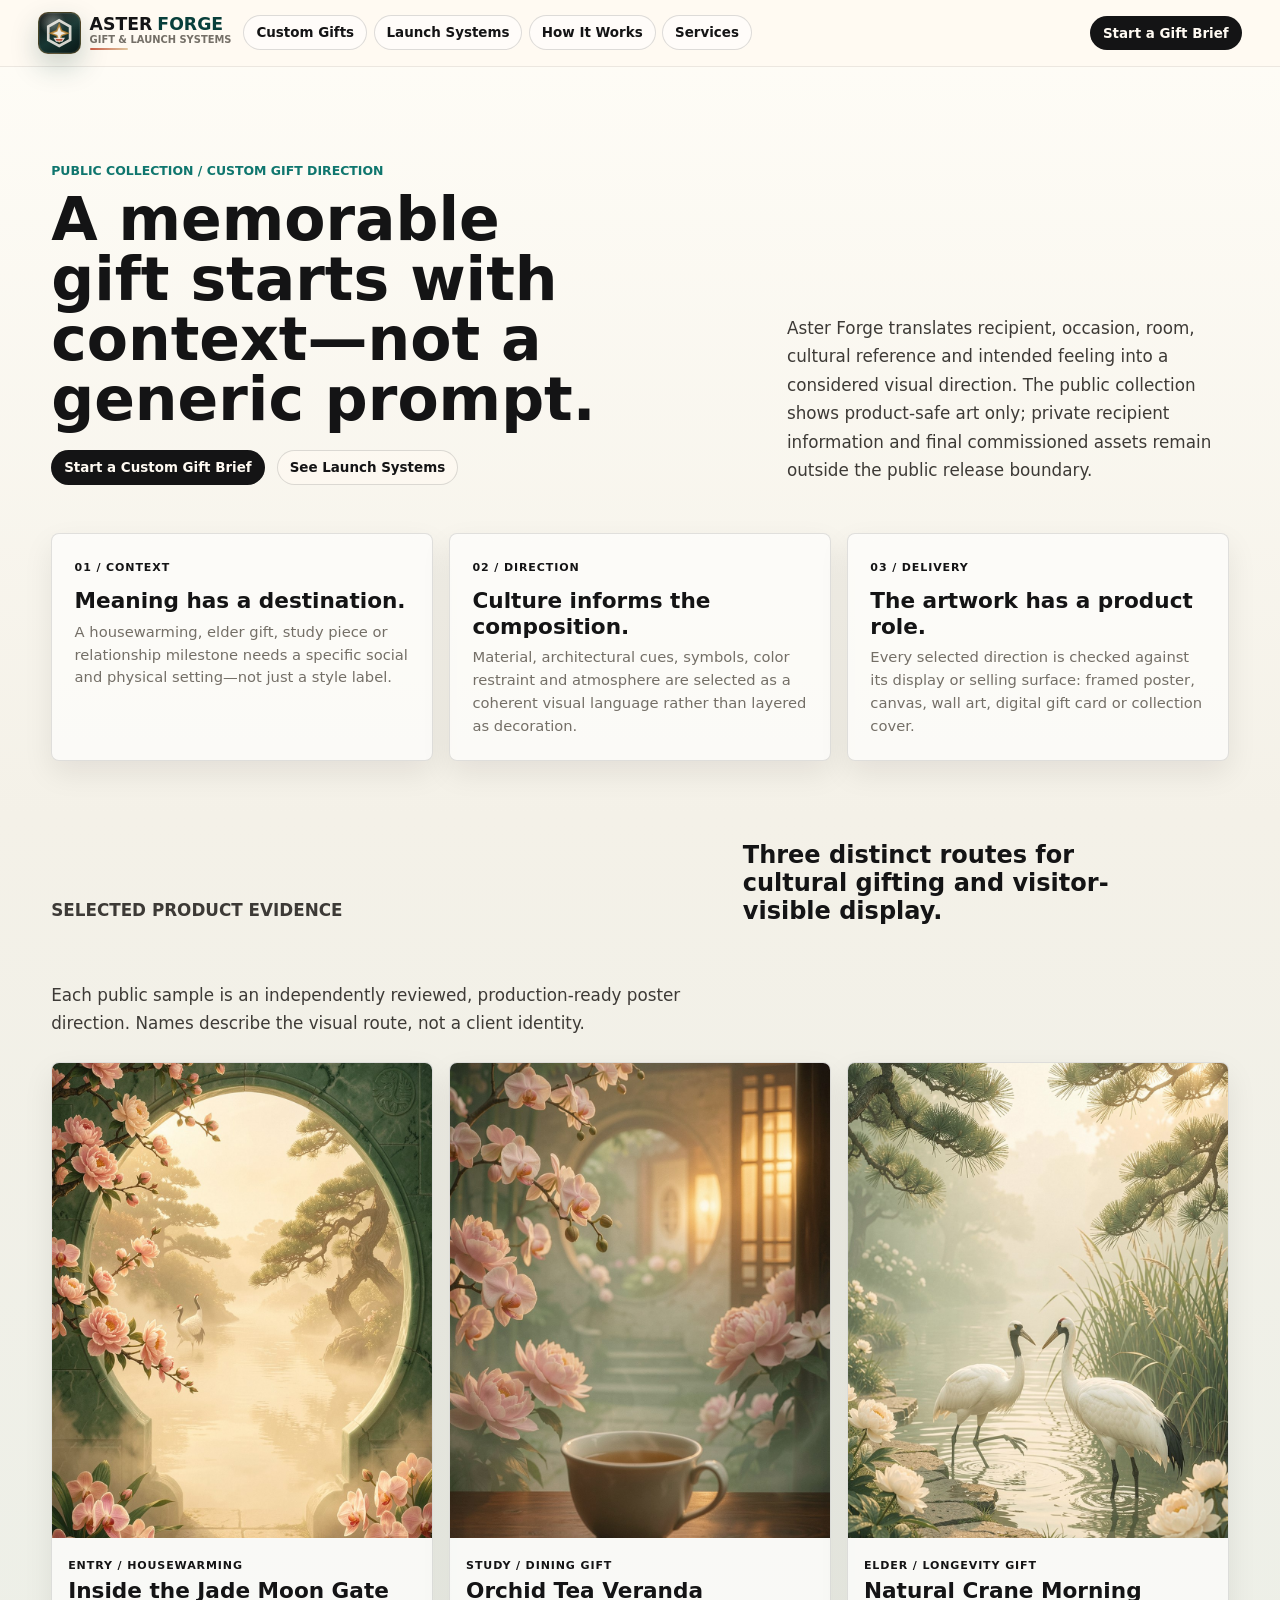
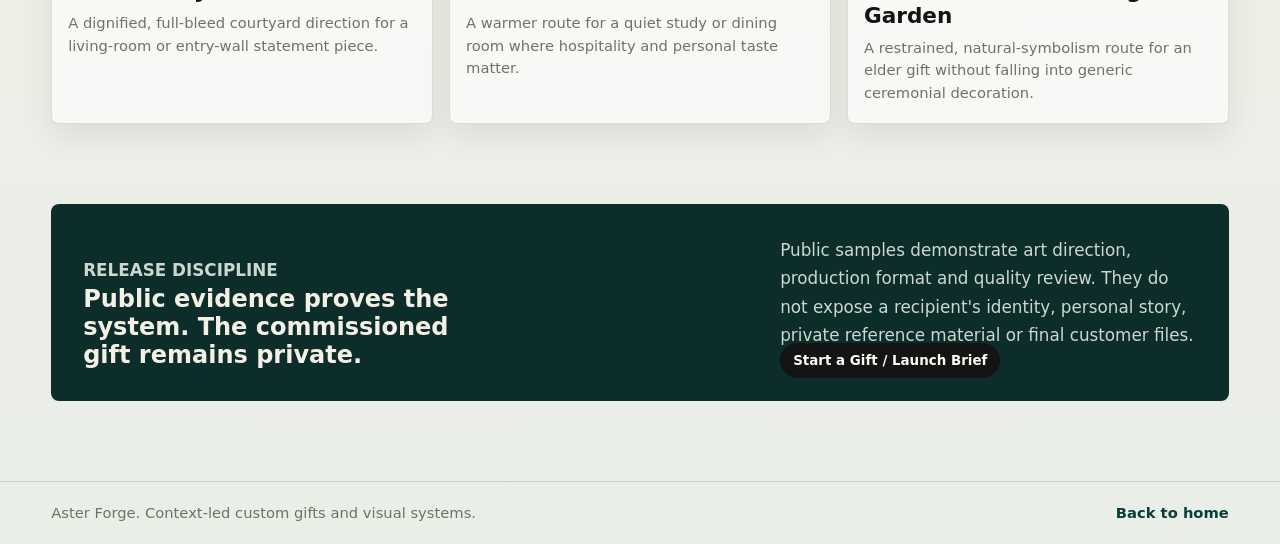
<file: before-after.html>
<!doctype html>
<html lang="en">
  <head>
    <meta charset="utf-8">
    <meta name="viewport" content="width=device-width, initial-scale=1">
    <title>Custom Gift Collection - Aster Forge</title>
    <meta http-equiv="refresh" content="0; url=custom-gifts.html">
    <meta name="robots" content="noindex,follow">
    <script>window.location.replace("custom-gifts.html");</script>
    <meta
      name="description"
      content="This legacy route now leads to Aster Forge's context-led custom gift collection."
    >
    <meta property="og:title" content="Custom Gift Collection - Aster Forge">
    <meta
      property="og:description"
      content="Context-led cultural gift posters and display pieces, designed for a recipient, occasion and real setting."
    >
    <meta property="og:url" content="https://aster-forge.com/custom-gifts.html">
    <meta property="og:site_name" content="Aster Forge">
    <meta property="og:type" content="website">
    <meta property="og:image" content="https://aster-forge.com/assets/business/ClawVisuals-B2B-Food-0002_WorkCard_Public_v01.webp">
    <meta name="twitter:card" content="summary_large_image">
    <meta name="twitter:title" content="Custom Gift Collection - Aster Forge">
    <meta
      name="twitter:description"
      content="Context-led cultural gift posters and display pieces, designed for a recipient, occasion and real setting."
    >
    <meta name="twitter:image" content="https://aster-forge.com/assets/business/ClawVisuals-B2B-Food-0002_WorkCard_Public_v01.webp">
    <meta name="theme-color" content="#083f3b">
    <link rel="canonical" href="https://aster-forge.com/custom-gifts.html">
    <link rel="icon" href="assets/brand/aster-forge-mark.svg" type="image/svg+xml">
    <link rel="stylesheet" href="styles.css?v=20260926-gift-reset">
  </head>
  <body>
    <header class="topbar">
      <a class="brand" href="index.html" aria-label="Aster Forge home">
        <span class="brand-mark">AF</span>
        <span>Aster Forge</span>
      </a>
      <nav aria-label="Primary navigation">
        <a href="index.html#work">Work</a>
        <a href="before-after.html" aria-current="page">Repair Notes</a>
        <a href="index.html#services">Services</a>
        <a href="index.html#packages">Packages</a>
      </nav>
      <a class="nav-cta" href="index.html#contact">Preview Request</a>
    </header>

    <main>
      <section class="case-hero" aria-labelledby="case-title">
        <div>
          <p class="eyebrow">Source-aware repair notes</p>
          <h1 id="case-title">Use repair only when the source can honestly improve.</h1>
        </div>
        <p>
          These are public-source demonstrations, not client case files. The rule is strict:
          keep the original scene and improve its commercial signal instead of replacing it with an unrelated pretty background.
        </p>
      </section>

      <section class="before-after-summary" aria-label="What changes in an Aster Forge source-aware refresh">
        <article>
          <span>Before</span>
          <h2>Buyer has to work too hard.</h2>
          <p>Clutter, weak crop, flat color, unclear product priority, or a page that makes the offer feel cheaper than it is.</p>
        </article>
        <article>
          <span>After</span>
          <h2>Same scene, sharper signal.</h2>
          <p>Better crop, warmer light, cleaner hierarchy, stronger focus, and channel-ready framing without faking a new location.</p>
        </article>
      </section>

      <section class="repair-lab-section" aria-labelledby="repair-lab-title">
        <div class="repair-lab-copy">
          <p class="eyebrow">Same-scene repair</p>
          <h2 id="repair-lab-title">Drag the proof line. The room does not change.</h2>
          <p>
            This public-source example keeps the original cafe counter and only changes the commercial treatment:
            warmer tone, clearer contrast, sharper product priority, and a more usable sales surface.
          </p>
        </div>
        <div class="repair-slider" data-repair-slider style="--split: 54%">
          <img class="repair-base" data-design-id="ClawVisuals-BA-Cafe-0001" data-asset-id="ClawVisuals-BA-Cafe-0001_AfterRepair_Public_v01" data-asset-role="AfterRepair_Public" src="assets/before-after/ClawVisuals-BA-Cafe-0001_AfterRepair_Public_v01.webp" alt="Same cafe counter photo after commercial color and clarity repair" decoding="async">
          <div class="repair-before-panel">
            <img data-design-id="ClawVisuals-BA-Cafe-0001" data-asset-id="ClawVisuals-BA-Cafe-0001_SourceFull_Public_v01" data-asset-role="SourceFull_Public" src="assets/before-after/ClawVisuals-BA-Cafe-0001_SourceFull_Public_v01.webp" alt="Original cafe counter photo before same-scene repair" decoding="async">
          </div>
          <div class="repair-divider" aria-hidden="true"></div>
          <input type="range" min="5" max="95" value="54" aria-label="Reveal repaired same-scene cafe image">
          <div class="repair-tags" aria-hidden="true">
            <span>Original</span>
            <span>Repaired</span>
          </div>
        </div>
      </section>

      <section class="comparison-section" aria-label="Aster Forge source-aware demo comparisons">
        <article class="comparison-card">
          <div class="comparison-copy">
            <p class="group-kicker">Cafe / bakery source repair</p>
            <h2>From counter snapshot to usable shop visual.</h2>
            <p>
              This keeps the original counter, cups, pastry, and cafe context. The upgrade is not a background swap:
              it is a commercial crop and tonal repair that makes the strongest part of the source image easier to use.
            </p>
            <ul class="case-points">
              <li>Same original scene and objects</li>
              <li>Tighter product-first crop</li>
              <li>Warmer color, contrast, and clarity</li>
              <li>Ready for menu, post, or lightweight profile use</li>
            </ul>
            <p class="case-source">
              Public source: Kurt Kaiser / Wikimedia Commons / CC0 1.0.
            </p>
          </div>
          <div class="comparison-pair">
            <figure>
              <span>Original source</span>
              <img data-design-id="ClawVisuals-BA-Cafe-0001" data-asset-id="ClawVisuals-BA-Cafe-0001_SourceCrop_Public_v01" data-asset-role="SourceCrop_Public" src="assets/before-after/ClawVisuals-BA-Cafe-0001_SourceCrop_Public_v01.webp" alt="Original public-source cafe counter detail before commercial repair" decoding="async" loading="lazy">
            </figure>
            <figure>
              <span>Same-scene repair</span>
              <img data-design-id="ClawVisuals-BA-Cafe-0001" data-asset-id="ClawVisuals-BA-Cafe-0001_AfterCrop_Public_v01" data-asset-role="AfterCrop_Public" src="assets/before-after/ClawVisuals-BA-Cafe-0001_AfterCrop_Public_v01.webp" alt="Same cafe counter detail after crop, color, contrast, and clarity repair" decoding="async" loading="lazy">
            </figure>
          </div>
        </article>

        <article class="comparison-card reverse principle-card">
          <div class="comparison-copy">
            <p class="group-kicker">Production rule</p>
            <h2>The source still has to be recognizable.</h2>
            <p>
              A real visual refresh should feel like the merchant's image became sharper, more intentional,
              and easier to sell with. If the new version looks like a different shop, different room, or different product,
              it belongs in a separate concept mockup, not in source-aware proof.
            </p>
            <ul class="case-points">
              <li>Preserve product identity and original scene logic</li>
              <li>No unrelated room replacement for proof cases</li>
              <li>Use concept mockups only when clearly labeled</li>
              <li>Reject weak source images that cannot be repaired honestly</li>
            </ul>
          </div>
          <div class="comparison-note-panel">
            <span>Next public cases</span>
            <p>
              More repair examples should come from owner-approved merchant photos or clean public-domain source images.
              Weak source photos are useful only when the repaired version can stay honest and visibly related to the original.
            </p>
            <p>
              Full redesigns, new scenes, and generated premium hero images stay in the portfolio section as concept directions,
              not as proof that an existing customer photo was repaired.
            </p>
          </div>
        </article>
      </section>

      <section class="before-after-cta" aria-label="Preview request">
        <p class="eyebrow">Low-friction start</p>
        <h2>Send one weak image. Get one direction before a bigger package.</h2>
        <p>
          The first preview is meant to answer one question quickly: is this visual upgrade worth doing for the rest of the shop?
        </p>
        <a class="button primary" href="index.html#contact">Request a Preview</a>
      </section>
    </main>

    <footer>
      <p>Aster Forge. Public-safe source-aware repair draft.</p>
      <a href="index.html">Back to home</a>
    </footer>
    <script src="site.js?v=20260528a" defer></script>
  </body>
</html>
</file>
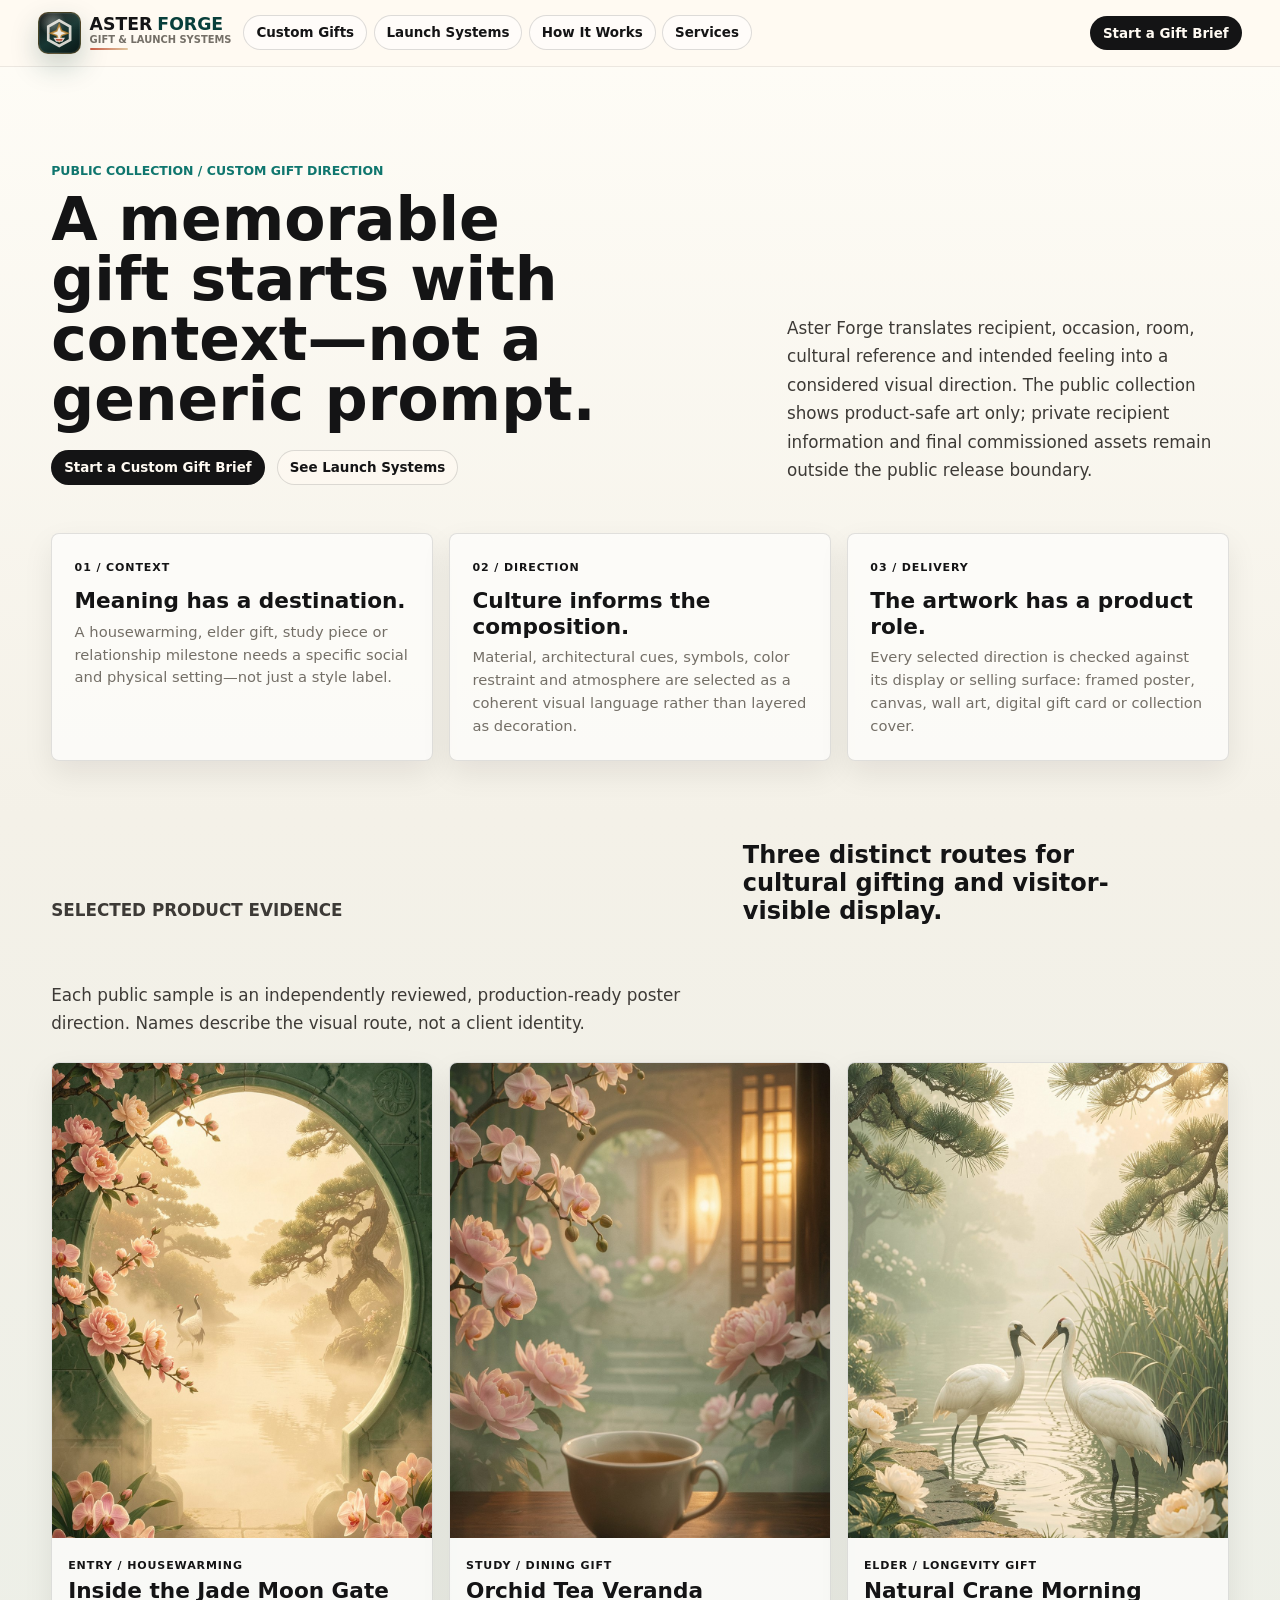
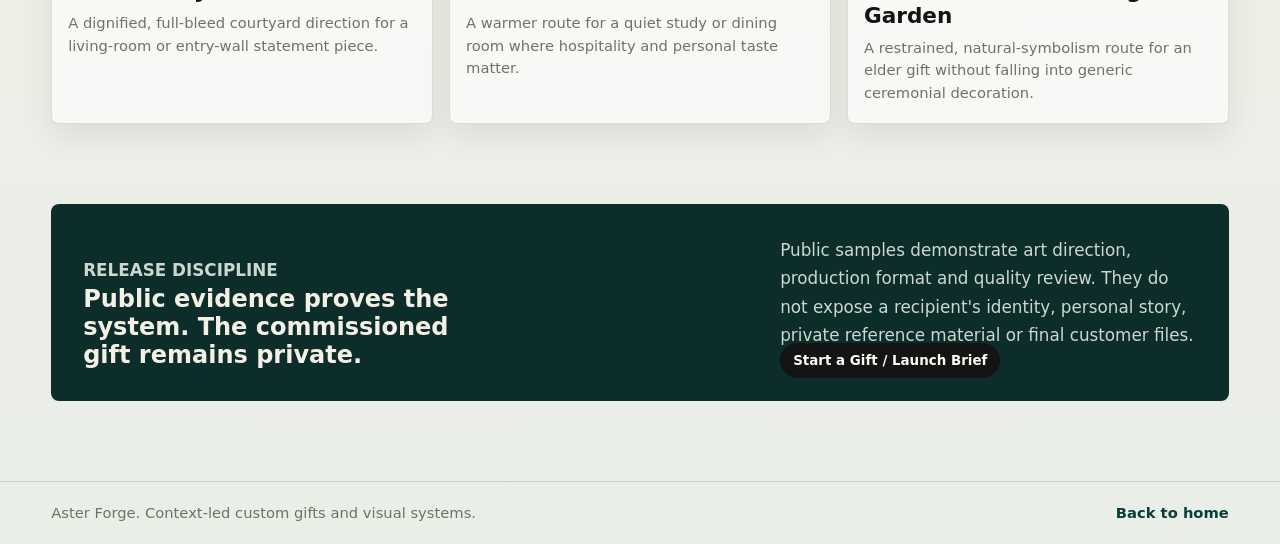
<file: custom-gifts.html>
<!doctype html>
<html lang="en">
  <head>
    <meta charset="utf-8">
    <meta name="viewport" content="width=device-width, initial-scale=1">
    <title>Custom Gift Collection - Aster Forge</title>
    <meta name="description" content="Aster Forge's public collection of context-led cultural gift posters and display pieces, designed for a recipient, occasion and real setting.">
    <meta property="og:title" content="Custom Gift Collection - Aster Forge">
    <meta property="og:description" content="Context-led cultural gift posters and display pieces, designed for a recipient, occasion and real setting.">
    <meta property="og:url" content="https://aster-forge.com/custom-gifts.html">
    <meta property="og:site_name" content="Aster Forge">
    <meta property="og:type" content="website">
    <meta property="og:image" content="https://aster-forge.com/assets/site/jade-moon-gate-poster.jpg">
    <meta name="twitter:card" content="summary_large_image">
    <meta name="twitter:title" content="Custom Gift Collection - Aster Forge">
    <meta name="twitter:description" content="Context-led cultural gift posters and display pieces, designed for a recipient, occasion and real setting.">
    <meta name="twitter:image" content="https://aster-forge.com/assets/site/jade-moon-gate-poster.jpg">
    <meta name="theme-color" content="#083f3b">
    <link rel="canonical" href="https://aster-forge.com/custom-gifts.html">
    <link rel="icon" href="assets/brand/aster-forge-mark.svg" type="image/svg+xml">
    <link rel="stylesheet" href="styles.css?v=20260926-gift-reset">
  </head>
  <body>
    <header class="topbar">
      <a class="brand" href="index.html" aria-label="Aster Forge home">
        <span class="brand-mark" aria-hidden="true">
          <svg class="brand-logo" viewBox="0 0 64 64" focusable="false">
            <path class="logo-ring" d="M32 5 55 18v28L32 59 9 46V18L32 5Z"></path>
            <path class="logo-spark" d="M32 14 37 27 50 32 37 37 32 50 27 37 14 32 27 27 32 14Z"></path>
            <path class="logo-anvil" d="M22 43h20l-4 6H26l-4-6Z"></path>
          </svg>
        </span>
        <span class="brand-wordmark">
          <span class="brand-name-line"><span>Aster</span><span>Forge</span></span>
          <span class="brand-tagline">Gift &amp; Launch Systems</span>
        </span>
      </a>
      <nav aria-label="Primary navigation">
        <a href="custom-gifts.html" aria-current="page">Custom Gifts</a>
        <a href="index.html#work">Launch Systems</a>
        <a href="index.html#audit">How It Works</a>
        <a href="index.html#services">Services</a>
      </nav>
      <a class="nav-cta" href="index.html#contact">Start a Gift Brief</a>
    </header>

    <main>
      <section class="collection-hero" aria-labelledby="collection-title">
        <div>
          <p class="eyebrow">Public collection / custom gift direction</p>
          <h1 id="collection-title">A memorable gift starts with context—not a generic prompt.</h1>
          <div class="hero-actions collection-hero-actions">
            <a class="button primary" href="index.html#contact">Start a Custom Gift Brief</a>
            <a class="button secondary" href="index.html#work">See Launch Systems</a>
          </div>
        </div>
        <p>
          Aster Forge translates recipient, occasion, room, cultural reference and intended feeling into a considered
          visual direction. The public collection shows product-safe art only; private recipient information and final
          commissioned assets remain outside the public release boundary.
        </p>
      </section>

      <section class="collection-principles" aria-label="Aster Forge gift design principles">
        <article>
          <span>01 / CONTEXT</span>
          <h2>Meaning has a destination.</h2>
          <p>A housewarming, elder gift, study piece or relationship milestone needs a specific social and physical setting—not just a style label.</p>
        </article>
        <article>
          <span>02 / DIRECTION</span>
          <h2>Culture informs the composition.</h2>
          <p>Material, architectural cues, symbols, color restraint and atmosphere are selected as a coherent visual language rather than layered as decoration.</p>
        </article>
        <article>
          <span>03 / DELIVERY</span>
          <h2>The artwork has a product role.</h2>
          <p>Every selected direction is checked against its display or selling surface: framed poster, canvas, wall art, digital gift card or collection cover.</p>
        </article>
      </section>

      <section class="collection-showcase" aria-labelledby="collection-showcase-title">
        <div class="collection-section-heading">
          <p class="eyebrow">Selected product evidence</p>
          <h2 id="collection-showcase-title">Three distinct routes for cultural gifting and visitor-visible display.</h2>
          <p>Each public sample is an independently reviewed, production-ready poster direction. Names describe the visual route, not a client identity.</p>
        </div>
        <div class="collection-grid">
          <figure class="collection-card">
            <img src="assets/site/jade-moon-gate-poster.jpg" alt="Inside the Jade Moon Gate poster with a jade moon gate, peonies, pine and a distant crane" loading="eager" decoding="async" fetchpriority="high">
            <figcaption><span>ENTRY / HOUSEWARMING</span><strong>Inside the Jade Moon Gate</strong><p>A dignified, full-bleed courtyard direction for a living-room or entry-wall statement piece.</p></figcaption>
          </figure>
          <figure class="collection-card">
            <img src="assets/site/orchid-tea-veranda-poster.jpg" alt="Orchid Tea Veranda poster with a tea cup, orchids and a warm interior threshold" loading="lazy" decoding="async">
            <figcaption><span>STUDY / DINING GIFT</span><strong>Orchid Tea Veranda</strong><p>A warmer route for a quiet study or dining room where hospitality and personal taste matter.</p></figcaption>
          </figure>
          <figure class="collection-card">
            <img src="assets/site/crane-morning-garden-poster.jpg" alt="Natural Crane Morning Garden poster with two cranes in a garden pond" loading="lazy" decoding="async">
            <figcaption><span>ELDER / LONGEVITY GIFT</span><strong>Natural Crane Morning Garden</strong><p>A restrained, natural-symbolism route for an elder gift without falling into generic ceremonial decoration.</p></figcaption>
          </figure>
        </div>
      </section>

      <section class="collection-boundary" aria-labelledby="collection-boundary-title">
        <div>
          <p class="eyebrow">Release discipline</p>
          <h2 id="collection-boundary-title">Public evidence proves the system. The commissioned gift remains private.</h2>
        </div>
        <div>
          <p>Public samples demonstrate art direction, production format and quality review. They do not expose a recipient's identity, personal story, private reference material or final customer files.</p>
          <a class="button primary" href="index.html#contact">Start a Gift / Launch Brief</a>
        </div>
      </section>
    </main>

    <footer>
      <p>Aster Forge. Context-led custom gifts and visual systems.</p>
      <a href="index.html">Back to home</a>
    </footer>
  </body>
</html>
</file>
<file: styles.css>
:root {
  --ink: #141415;
  --soft-ink: #3d3a36;
  --muted: #746f67;
  --paper: #f3f4ee;
  --warm-paper: #fffdf7;
  --line: rgba(20, 20, 21, 0.12);
  --teal: #0f766e;
  --teal-deep: #083f3b;
  --coral: #c75b45;
  --gold: #b7812f;
  --olive: #6d7855;
  --charcoal: #20201f;
  --shadow: 0 18px 50px rgba(22, 18, 13, 0.14);
  color-scheme: light;
}

* {
  box-sizing: border-box;
}

html {
  scroll-behavior: smooth;
  scroll-padding-top: 5.8rem;
}

body {
  margin: 0;
  color: var(--ink);
  background:
    linear-gradient(180deg, #fffdf7 0%, #f4f1e8 38%, #e9eee7 100%);
  font-family: Inter, ui-sans-serif, system-ui, -apple-system, BlinkMacSystemFont, "Segoe UI", sans-serif;
  letter-spacing: 0;
  overflow-x: hidden;
}

img {
  display: block;
  width: 100%;
  max-width: 100%;
  user-select: none;
  -webkit-user-drag: none;
  -webkit-user-select: none;
}

a {
  color: inherit;
  text-decoration: none;
}

.topbar {
  position: sticky;
  top: 0;
  z-index: 10;
  display: grid;
  grid-template-columns: auto 1fr auto;
  gap: 1rem;
  align-items: center;
  padding: 1rem 4vw;
  border-bottom: 1px solid rgba(20, 20, 21, 0.08);
  background: rgba(255, 250, 242, 0.86);
  backdrop-filter: blur(16px);
  max-width: 100vw;
}

.brand,
.topbar nav,
.hero-actions,
.signal-strip,
.hero-gallery,
.lane-grid,
.package-grid,
.service-list {
  display: flex;
  align-items: center;
}

.brand {
  gap: 0.82rem;
  font-weight: 900;
}

.brand-mark {
  display: grid;
  width: 2.65rem;
  height: 2.65rem;
  place-items: center;
  border: 1px solid rgba(183, 129, 47, 0.34);
  background:
    linear-gradient(180deg, rgba(255, 250, 242, 0.08), transparent 42%),
    radial-gradient(circle at 34% 25%, rgba(255, 253, 247, 0.34), transparent 32%),
    linear-gradient(145deg, #111312 0%, #173632 52%, #091716 100%);
  color: #fffaf2;
  border-radius: 10px;
  box-shadow:
    inset 0 0 0 1px rgba(255, 250, 242, 0.08),
    0 12px 28px rgba(8, 63, 59, 0.22);
}

.brand-logo {
  width: 1.9rem;
  height: 1.9rem;
  overflow: visible;
}

.logo-ring,
.logo-spark,
.logo-anvil {
  fill: none;
  vector-effect: non-scaling-stroke;
}

.logo-ring {
  stroke: rgba(255, 250, 242, 0.82);
  stroke-width: 2.7;
}

.logo-spark {
  fill: rgba(255, 250, 242, 0.92);
  stroke: rgba(183, 129, 47, 0.86);
  stroke-width: 1.5;
}

.logo-anvil {
  fill: rgba(199, 91, 69, 0.92);
  stroke: rgba(255, 250, 242, 0.8);
  stroke-width: 1.2;
}

.brand-wordmark {
  position: relative;
  display: grid;
  gap: 0.08rem;
  padding-top: 0.1rem;
  padding-bottom: 0.1rem;
  letter-spacing: 0;
}

.brand-wordmark::after {
  content: "";
  display: block;
  width: 2.4rem;
  height: 2px;
  margin-top: 0.12rem;
  border-radius: 999px;
  background: linear-gradient(90deg, var(--coral), rgba(183, 129, 47, 0.42));
}

.brand-name-line {
  display: flex;
  gap: 0.32rem;
  align-items: baseline;
  font-size: 1.08rem;
  line-height: 1;
  text-transform: uppercase;
}

.brand-name-line span:first-child {
  color: var(--ink);
}

.brand-name-line span:last-child {
  color: var(--teal-deep);
}

.brand-tagline {
  color: var(--muted);
  font-size: 0.62rem;
  font-weight: 850;
  line-height: 1;
  text-transform: uppercase;
}

.topbar nav {
  justify-content: center;
  gap: 0.4rem;
  min-width: 0;
  max-width: 100%;
}

.topbar-actions {
  position: relative;
  display: flex;
  gap: 0.55rem;
  align-items: center;
  justify-content: flex-end;
  min-width: 0;
}

.topbar nav a,
.nav-cta,
.button,
.account-menu summary {
  border: 1px solid rgba(20, 20, 21, 0.14);
  border-radius: 999px;
  padding: 0.65rem 0.9rem;
  font-size: 0.9rem;
  font-weight: 700;
  background: rgba(255, 255, 255, 0.45);
  color: inherit;
  cursor: pointer;
  font-family: inherit;
}

.nav-cta,
.button.primary {
  border-color: transparent;
  background: var(--ink);
  color: #fffaf2;
}

.account-menu {
  position: relative;
}

.account-menu summary {
  display: flex;
  gap: 0.45rem;
  align-items: center;
  list-style: none;
}

.account-menu summary::-webkit-details-marker {
  display: none;
}

.account-avatar {
  display: grid;
  width: 1.35rem;
  height: 1.35rem;
  place-items: center;
  border-radius: 50%;
  background: rgba(15, 118, 110, 0.14);
  color: var(--teal-deep);
  font-size: 0.64rem;
  font-weight: 900;
}

.account-panel {
  position: absolute;
  top: calc(100% + 0.75rem);
  right: 0;
  z-index: 30;
  display: grid;
  gap: 0.85rem;
  width: min(24rem, calc(100vw - 2rem));
  border: 1px solid rgba(20, 20, 21, 0.16);
  border-radius: 8px;
  background: rgba(255, 253, 247, 0.98);
  padding: 1rem;
  box-shadow: 0 22px 55px rgba(22, 18, 13, 0.18);
}

.account-panel-head {
  display: flex;
  justify-content: space-between;
  gap: 1rem;
  align-items: center;
}

.account-panel-head span {
  color: var(--muted);
  font-size: 0.76rem;
  font-weight: 800;
  text-transform: uppercase;
}

.account-tabs {
  display: grid;
  grid-template-columns: repeat(3, minmax(0, 1fr));
  gap: 0.4rem;
}

.account-tabs button,
.account-form input,
.account-form textarea {
  border: 1px solid rgba(20, 20, 21, 0.13);
  border-radius: 8px;
  background: rgba(255, 255, 255, 0.62);
  color: var(--ink);
  font: inherit;
}

.account-tabs button {
  padding: 0.55rem 0.5rem;
  cursor: pointer;
  font-size: 0.8rem;
  font-weight: 850;
}

.account-form {
  display: grid;
  gap: 0.7rem;
}

.account-form label {
  display: grid;
  gap: 0.35rem;
  color: var(--teal-deep);
  font-size: 0.78rem;
  font-weight: 850;
  text-transform: uppercase;
}

.account-form input,
.account-form textarea {
  width: 100%;
  padding: 0.68rem 0.72rem;
  text-transform: none;
}

.account-form textarea {
  resize: vertical;
}

.account-status {
  margin: -0.2rem 0 0;
  color: var(--muted);
  font-size: 0.78rem;
  line-height: 1.45;
  text-transform: none;
}

.button.secondary {
  background: rgba(255, 250, 242, 0.6);
}

.inline-cta {
  display: inline-flex;
  width: fit-content;
  align-items: center;
  justify-content: center;
  margin-top: 0.95rem;
  border: 1px solid rgba(15, 118, 110, 0.2);
  border-radius: 999px;
  background: rgba(255, 253, 247, 0.72);
  padding: 0.48rem 0.72rem;
  color: var(--teal-deep);
  font-size: 0.78rem;
  font-weight: 850;
  transition:
    background 160ms ease,
    box-shadow 160ms ease,
    transform 160ms ease;
}

.topbar nav a:hover,
.nav-cta:hover,
.button:hover,
.account-menu summary:hover,
.inline-cta:hover {
  transform: translateY(-1px);
  box-shadow: 0 10px 25px rgba(20, 20, 21, 0.1);
}

.inline-cta:focus-visible {
  outline: 2px solid rgba(15, 118, 110, 0.55);
  outline-offset: 2px;
}

.hero {
  display: grid;
  grid-template-columns: minmax(0, 0.78fr) minmax(24rem, 1fr);
  gap: 3rem;
  align-items: start;
  min-height: auto;
  padding: clamp(2.25rem, 4vh, 3.75rem) 4vw 3rem;
  max-width: 100vw;
}

.hero-copy {
  min-width: 0;
  width: 100%;
  max-width: 42rem;
  padding-top: clamp(0.25rem, 1.2vh, 1rem);
}

.eyebrow,
.group-kicker,
.work-card span,
.service-list span {
  margin: 0 0 0.65rem;
  color: var(--teal);
  font-size: 0.78rem;
  font-weight: 850;
  text-transform: uppercase;
  letter-spacing: 0;
}

h1,
h2,
h3,
h4,
p {
  margin-top: 0;
}

h1 {
  margin-bottom: 1.15rem;
  font-size: 4.4rem;
  line-height: 0.98;
  letter-spacing: 0;
  max-width: 12ch;
}

.hero-text {
  width: 100%;
  max-width: 40rem;
  color: var(--soft-ink);
  font-size: 1.1rem;
  line-height: 1.65;
  overflow-wrap: normal;
}

.hero-actions,
.hero-proof {
  flex-wrap: wrap;
  gap: 0.75rem;
  margin-top: 1.5rem;
}

.hero-proof {
  display: flex;
  margin-top: 1rem;
}

.hero-proof span {
  display: inline-flex;
  align-items: center;
  min-height: 2rem;
  border: 1px solid rgba(15, 118, 110, 0.2);
  border-radius: 999px;
  padding: 0.45rem 0.75rem;
  background: rgba(255, 255, 255, 0.5);
  color: var(--teal-deep);
  font-size: 0.82rem;
  font-weight: 750;
}

.hero-metrics {
  display: grid;
  grid-template-columns: repeat(3, minmax(0, 1fr));
  gap: 0.75rem;
  max-width: 39rem;
  margin: 1.25rem 0 0;
}

.hero-metrics div {
  border-left: 2px solid rgba(15, 118, 110, 0.38);
  padding: 0.15rem 0 0.1rem 0.75rem;
}

.hero-metrics dt {
  color: var(--ink);
  font-size: 1.35rem;
  font-weight: 900;
  line-height: 1;
}

.hero-metrics dd {
  margin: 0.25rem 0 0;
  color: var(--muted);
  font-size: 0.82rem;
  line-height: 1.35;
}

.hero-gallery {
  display: grid;
  grid-template-columns: 1.05fr 0.85fr;
  grid-template-rows: minmax(12.5rem, 0.8fr) minmax(12.5rem, 0.8fr) auto;
  gap: 0.75rem;
  align-items: stretch;
  align-self: start;
}

.hero-tile {
  margin: 0;
  overflow: hidden;
  border-radius: 8px;
  background: #ddd;
  box-shadow: var(--shadow);
}

.hero-tile img {
  height: 100%;
  object-fit: cover;
  background: rgba(20, 20, 21, 0.04);
}

.hero-tile-large {
  grid-row: span 2;
}

.hero-tile-wide {
  grid-column: 1 / -1;
}

.hero-collection-note {
  display: flex;
  min-height: 8.5rem;
  flex-direction: column;
  justify-content: center;
  gap: 0.38rem;
  padding: 1.2rem 1.35rem;
  background:
    linear-gradient(135deg, rgba(238, 194, 115, 0.2), transparent 42%),
    #0d2d2b;
  color: #f4f0e5;
}

.hero-collection-note span,
.hero-collection-note p {
  margin: 0;
  color: #b9cbbc;
  font-size: 0.73rem;
  letter-spacing: 0.07em;
  line-height: 1.45;
  text-transform: uppercase;
}

.hero-collection-note strong {
  max-width: 28rem;
  font-size: 1.15rem;
  line-height: 1.2;
}

.collection-hero {
  display: grid;
  grid-template-columns: minmax(0, 1fr) minmax(20rem, 0.65fr);
  gap: 3.5rem;
  align-items: end;
  padding: 6rem 4vw 3rem;
}

.collection-hero h1 {
  max-width: 14ch;
}

.collection-hero-actions {
  margin-top: 1.35rem;
}

.collection-hero p:not(.eyebrow),
.collection-section-heading > p,
.collection-boundary p {
  margin-bottom: 0;
  color: var(--soft-ink);
  font-size: 1.05rem;
  line-height: 1.7;
}

.collection-principles,
.collection-grid {
  display: grid;
  grid-template-columns: repeat(3, minmax(0, 1fr));
  gap: 1rem;
  margin: 0 4vw;
}

.collection-principles article,
.collection-card {
  margin: 0;
  overflow: hidden;
  border: 1px solid var(--line);
  border-radius: 8px;
  background: rgba(255, 255, 255, 0.62);
  box-shadow: 0 12px 30px rgba(22, 18, 13, 0.08);
}

.collection-principles article {
  padding: 1.4rem;
}

.collection-principles span,
.collection-card figcaption span {
  color: var(--accent);
  font-size: 0.69rem;
  font-weight: 850;
  letter-spacing: 0.08em;
}

.collection-principles h2 {
  margin: 0.8rem 0 0.45rem;
  font-size: 1.35rem;
  line-height: 1.18;
}

.collection-principles p,
.collection-card p {
  margin: 0;
  color: var(--muted);
  font-size: 0.92rem;
  line-height: 1.55;
}

.collection-showcase {
  padding: 5rem 4vw;
}

.collection-section-heading {
  display: grid;
  grid-template-columns: minmax(0, 0.85fr) minmax(20rem, 0.65fr);
  gap: 3.5rem;
  align-items: end;
  max-width: 88rem;
  margin: 0 auto 1.5rem;
}

.collection-section-heading h2 {
  max-width: 23ch;
  margin-bottom: 0;
}

.collection-grid {
  max-width: 88rem;
  margin: 0 auto;
}

.collection-card img {
  display: block;
  width: 100%;
  aspect-ratio: 4 / 5;
  object-fit: cover;
}

.collection-card figcaption {
  padding: 1rem 1rem 1.1rem;
}

.collection-card figcaption strong {
  display: block;
  margin: 0.38rem 0 0.5rem;
  font-family: var(--serif);
  font-size: 1.35rem;
  line-height: 1.15;
}

.collection-boundary {
  display: grid;
  grid-template-columns: minmax(0, 1fr) minmax(20rem, 0.65fr);
  gap: 3.5rem;
  align-items: end;
  margin: 0 4vw 5rem;
  padding: 2rem;
  border-radius: 8px;
  background: #0d2d2b;
  color: #f4f0e5;
}

.collection-boundary h2 {
  max-width: 22ch;
  margin-bottom: 0;
  color: inherit;
}

.collection-boundary p {
  color: #cbd8cf;
}

.collection-boundary .button {
  margin-top: 1.2rem;
}

@media (max-width: 760px) {
  .collection-hero,
  .collection-section-heading,
  .collection-boundary {
    grid-template-columns: 1fr;
    gap: 1.25rem;
  }

  .collection-hero {
    padding: 4rem 1.25rem 2rem;
  }

  .collection-principles,
  .collection-grid {
    grid-template-columns: 1fr;
    margin-left: 1.25rem;
    margin-right: 1.25rem;
  }

  .collection-showcase {
    padding: 3.5rem 1.25rem;
  }

  .collection-section-heading {
    margin-bottom: 1.25rem;
  }

  .collection-boundary {
    margin: 0 1.25rem 3.5rem;
    padding: 1.25rem;
  }
}

.signal-strip {
  display: grid;
  grid-template-columns: repeat(4, 1fr);
  gap: 0;
  margin: 0 4vw;
  border: 1px solid var(--line);
  border-radius: 8px;
  overflow: hidden;
  background: rgba(255, 255, 255, 0.52);
}

.signal-strip a {
  display: block;
  padding: 1.2rem;
  border-right: 1px solid var(--line);
  transition:
    background 160ms ease,
    box-shadow 160ms ease,
    transform 160ms ease;
}

.signal-strip a:hover,
.signal-strip a:focus-visible {
  background: rgba(255, 253, 247, 0.88);
  box-shadow: inset 0 -3px 0 rgba(15, 118, 110, 0.32);
}

.signal-strip a:focus-visible {
  outline: 2px solid rgba(15, 118, 110, 0.55);
  outline-offset: -2px;
}

.signal-strip a:last-child {
  border-right: 0;
}

.signal-strip strong {
  display: block;
  margin-bottom: 0.35rem;
}

.signal-strip span {
  color: var(--muted);
  font-size: 0.92rem;
  line-height: 1.45;
}

.section-block {
  padding: 6rem 4vw 0;
}

.proof-range-section {
  display: grid;
  grid-template-columns: minmax(16rem, 0.34fr) minmax(0, 1fr);
  gap: 1.25rem;
  align-items: stretch;
  margin: 1rem 4vw 0;
  border: 1px solid rgba(20, 20, 21, 0.1);
  border-radius: 8px;
  background:
    linear-gradient(135deg, rgba(255, 253, 247, 0.96), rgba(235, 244, 238, 0.78)),
    rgba(255, 255, 255, 0.64);
  padding: clamp(1rem, 2vw, 1.35rem);
  box-shadow: 0 18px 48px rgba(22, 18, 13, 0.08);
}

.proof-range-head {
  display: grid;
  align-content: center;
  min-width: 0;
  padding: clamp(0.4rem, 1vw, 0.8rem);
}

.proof-range-head h2 {
  margin-bottom: 0.8rem;
  font-size: clamp(1.8rem, 3vw, 3rem);
  line-height: 1.04;
}

.proof-range-head p:not(.eyebrow) {
  margin-bottom: 0;
  color: var(--soft-ink);
  line-height: 1.6;
}

.proof-range-grid {
  display: grid;
  grid-template-columns: 1.12fr 0.88fr 0.88fr;
  gap: 0.85rem;
  min-width: 0;
}

.proof-range-card {
  position: relative;
  min-height: clamp(14rem, 22vw, 22rem);
  overflow: hidden;
  border: 1px solid rgba(20, 20, 21, 0.1);
  border-radius: 8px;
  background: #ece7dc;
  box-shadow: 0 16px 38px rgba(22, 18, 13, 0.1);
}

.proof-range-card-wide {
  grid-row: span 2;
}

.proof-range-card img {
  height: 100%;
  object-fit: cover;
  object-position: center;
}

.proof-range-card div {
  position: absolute;
  inset: auto 0 0;
  padding: 1rem;
  background: linear-gradient(180deg, transparent, rgba(9, 12, 10, 0.78));
  color: #fffaf2;
}

.proof-range-card span {
  display: block;
  margin-bottom: 0.35rem;
  color: rgba(255, 250, 242, 0.78);
  font-size: 0.72rem;
  font-weight: 900;
  text-transform: uppercase;
}

.proof-range-card h3 {
  margin-bottom: 0;
  font-size: clamp(1.05rem, 1.4vw, 1.45rem);
  line-height: 1.12;
}

.proof-range-card-dark div {
  background: linear-gradient(180deg, transparent, rgba(8, 63, 59, 0.82));
}

.demo-spine-section {
  display: grid;
  grid-template-columns: minmax(18rem, 0.38fr) minmax(0, 1fr);
  gap: 1.2rem;
  align-items: stretch;
  padding-top: 4.25rem;
}

.demo-spine-copy {
  display: grid;
  align-content: center;
  border: 1px solid rgba(20, 20, 21, 0.1);
  border-radius: 8px;
  background:
    radial-gradient(circle at 16% 14%, rgba(199, 91, 69, 0.13), transparent 32%),
    linear-gradient(145deg, rgba(255, 253, 247, 0.96), rgba(229, 239, 232, 0.82));
  padding: clamp(1.35rem, 2.2vw, 2rem);
  box-shadow: 0 18px 44px rgba(22, 18, 13, 0.08);
}

.demo-spine-copy h2 {
  margin-bottom: 0.85rem;
  font-size: clamp(2.1rem, 3.2vw, 3.4rem);
  line-height: 1.03;
}

.demo-spine-copy p:not(.eyebrow) {
  margin-bottom: 0;
  color: var(--soft-ink);
  line-height: 1.65;
}

.demo-spine-grid {
  display: grid;
  grid-template-columns: repeat(3, minmax(0, 1fr));
  gap: 0.9rem;
  min-width: 0;
}

.demo-spine-card {
  display: grid;
  grid-template-rows: minmax(13rem, 0.76fr) auto;
  overflow: hidden;
  border: 1px solid rgba(20, 20, 21, 0.1);
  border-radius: 8px;
  background: rgba(255, 253, 247, 0.72);
  box-shadow: 0 16px 40px rgba(22, 18, 13, 0.08);
}

.demo-spine-card img {
  height: 100%;
  object-fit: cover;
  background: rgba(20, 20, 21, 0.04);
}

.demo-spine-card div {
  display: grid;
  gap: 0.45rem;
  padding: 1rem;
}

.demo-spine-card span {
  width: fit-content;
  border-radius: 999px;
  padding: 0.32rem 0.58rem;
  background: rgba(15, 118, 110, 0.11);
  color: var(--teal-deep);
  font-size: 0.72rem;
  font-weight: 900;
  text-transform: uppercase;
}

.demo-spine-card h3 {
  margin-bottom: 0;
  font-size: clamp(1.12rem, 1.45vw, 1.45rem);
  line-height: 1.15;
}

.demo-spine-card p {
  margin-bottom: 0;
  color: var(--muted);
  line-height: 1.5;
}

.demo-spine-card-product {
  background:
    linear-gradient(160deg, rgba(255, 253, 247, 0.78), rgba(234, 242, 235, 0.7)),
    rgba(255, 253, 247, 0.72);
}

.demo-spine-card-service {
  background:
    linear-gradient(160deg, rgba(255, 253, 247, 0.78), rgba(245, 235, 219, 0.72)),
    rgba(255, 253, 247, 0.72);
}

.demo-spine-card-guard {
  background:
    linear-gradient(160deg, rgba(255, 253, 247, 0.78), rgba(232, 239, 243, 0.72)),
    rgba(255, 253, 247, 0.72);
}

.audit-lab-section {
  display: grid;
  grid-template-columns: minmax(0, 0.72fr) minmax(22rem, 1fr);
  gap: 1.6rem;
  align-items: stretch;
  padding-top: 4.25rem;
}

.audit-lab-copy {
  display: grid;
  align-content: center;
  min-height: 100%;
  border: 1px solid rgba(15, 118, 110, 0.18);
  border-radius: 8px;
  background:
    linear-gradient(142deg, rgba(255, 253, 247, 0.95), rgba(232, 241, 234, 0.82)),
    rgba(255, 255, 255, 0.6);
  padding: clamp(1.35rem, 2.2vw, 2rem);
}

.audit-lab-copy h2 {
  margin: 0;
  font-size: clamp(2rem, 3.2vw, 3.4rem);
  line-height: 1.04;
}

.audit-lab-copy p:not(.eyebrow) {
  color: var(--soft-ink);
  line-height: 1.68;
}

.audit-lab-board {
  display: grid;
  grid-template-columns: repeat(3, minmax(0, 1fr));
  gap: 0.85rem;
}

.audit-lab-board article {
  display: grid;
  align-content: end;
  min-height: 16rem;
  border: 1px solid var(--line);
  border-radius: 8px;
  background:
    radial-gradient(circle at 24% 18%, rgba(15, 118, 110, 0.16), transparent 34%),
    linear-gradient(150deg, rgba(255, 253, 247, 0.94), rgba(242, 234, 219, 0.86));
  padding: 1.1rem;
  box-shadow: 0 16px 38px rgba(22, 18, 13, 0.09);
}

.audit-lab-board article:nth-child(2) {
  background:
    radial-gradient(circle at 24% 18%, rgba(183, 129, 47, 0.18), transparent 34%),
    linear-gradient(150deg, rgba(255, 253, 247, 0.95), rgba(237, 243, 231, 0.86));
}

.audit-lab-board article:nth-child(3) {
  background:
    radial-gradient(circle at 24% 18%, rgba(199, 91, 69, 0.16), transparent 34%),
    linear-gradient(150deg, rgba(255, 253, 247, 0.96), rgba(232, 241, 236, 0.88));
}

.audit-lab-board span {
  color: var(--teal);
  font-size: 0.72rem;
  font-weight: 900;
  text-transform: uppercase;
}

.audit-lab-board strong {
  margin-top: 0.4rem;
  font-size: 1.35rem;
}

.audit-lab-board p {
  color: var(--muted);
  line-height: 1.52;
}

.audit-lab-board-visual article {
  align-content: start;
  min-height: 0;
  padding: 0;
  overflow: hidden;
  background: rgba(255, 250, 242, 0.72);
}

.audit-card-with-image img {
  height: clamp(10.5rem, 15vw, 15.5rem);
  object-fit: cover;
  border-bottom: 1px solid rgba(20, 20, 21, 0.08);
}

.audit-card-with-image span,
.audit-card-with-image strong,
.audit-card-with-image p {
  margin-left: 1rem;
  margin-right: 1rem;
}

.audit-card-with-image span {
  margin-top: 1rem;
}

.audit-card-with-image p {
  margin-bottom: 1rem;
}

.audit-lab-cta {
  display: flex;
  grid-column: 1 / -1;
  gap: 0.7rem;
  flex-wrap: wrap;
}

.buyer-fit-section {
  display: grid;
  gap: 1.4rem;
  padding-top: 4.25rem;
}

.fit-copy {
  display: grid;
  grid-template-columns: minmax(0, 0.86fr) minmax(20rem, 0.58fr);
  gap: 2rem;
  align-items: end;
}

.fit-copy h2 {
  margin-bottom: 0;
  font-size: clamp(2rem, 3.3vw, 3.45rem);
  line-height: 1.04;
}

.fit-copy p:not(.eyebrow) {
  margin-bottom: 0.15rem;
  color: var(--soft-ink);
  line-height: 1.65;
}

.fit-grid {
  display: grid;
  grid-template-columns: repeat(4, minmax(0, 1fr));
  gap: 1rem;
}

.fit-grid article {
  border: 1px solid var(--line);
  border-radius: 8px;
  background:
    linear-gradient(155deg, rgba(255, 253, 247, 0.88), rgba(235, 244, 238, 0.7)),
    rgba(255, 250, 242, 0.72);
  padding: 1.25rem;
  box-shadow: 0 14px 34px rgba(22, 18, 13, 0.08);
}

.fit-grid span {
  display: inline-flex;
  margin-bottom: 0.7rem;
  border-radius: 999px;
  padding: 0.34rem 0.56rem;
  background: rgba(15, 118, 110, 0.1);
  color: var(--teal-deep);
  font-size: 0.75rem;
  font-weight: 850;
  text-transform: uppercase;
}

.fit-grid h3 {
  margin-bottom: 0.5rem;
  font-size: 1.08rem;
}

.fit-grid p {
  margin-bottom: 0;
  color: var(--muted);
  line-height: 1.58;
}

.surface-strip {
  display: flex;
  flex-wrap: wrap;
  gap: 0.55rem;
  align-items: center;
  border: 1px solid rgba(20, 20, 21, 0.1);
  border-radius: 8px;
  background: rgba(255, 255, 255, 0.52);
  padding: 0.8rem;
}

.surface-strip span {
  border: 1px solid rgba(183, 129, 47, 0.18);
  border-radius: 999px;
  background: rgba(255, 250, 242, 0.72);
  padding: 0.45rem 0.65rem;
  color: #745217;
  font-size: 0.82rem;
  font-weight: 800;
}

.counsel-section {
  display: grid;
  grid-template-columns: minmax(18rem, 0.42fr) minmax(0, 1fr);
  gap: 1.25rem;
  align-items: stretch;
  padding-top: 4.25rem;
}

.counsel-copy {
  display: grid;
  align-content: center;
  border: 1px solid rgba(20, 20, 21, 0.1);
  border-radius: 8px;
  background:
    radial-gradient(circle at 88% 10%, rgba(183, 129, 47, 0.16), transparent 32%),
    linear-gradient(145deg, rgba(255, 253, 247, 0.94), rgba(238, 243, 235, 0.78));
  padding: clamp(1.35rem, 2.2vw, 2rem);
  box-shadow: 0 16px 38px rgba(22, 18, 13, 0.08);
}

.counsel-copy h2 {
  margin-bottom: 0.85rem;
  font-size: clamp(2rem, 3.2vw, 3.35rem);
  line-height: 1.04;
}

.counsel-copy p:not(.eyebrow) {
  margin-bottom: 0;
  color: var(--soft-ink);
  line-height: 1.62;
}

.counsel-visual-grid {
  display: grid;
  grid-template-columns: repeat(3, minmax(0, 1fr));
  gap: 0.9rem;
}

.counsel-visual-grid figure {
  display: grid;
  grid-template-rows: minmax(13rem, 1fr) auto;
  overflow: hidden;
  margin: 0;
  border: 1px solid var(--line);
  border-radius: 8px;
  background: rgba(255, 250, 242, 0.74);
  box-shadow: 0 16px 38px rgba(22, 18, 13, 0.08);
}

.counsel-visual-grid img {
  height: 100%;
  object-fit: cover;
  object-position: center;
}

.counsel-visual-grid figcaption {
  padding: 1rem;
}

.counsel-visual-grid span {
  display: block;
  margin-bottom: 0.4rem;
  color: var(--teal);
  font-size: 0.74rem;
  font-weight: 900;
  text-transform: uppercase;
}

.counsel-visual-grid strong {
  display: block;
  line-height: 1.25;
}

.studio-manifest {
  display: grid;
  grid-template-columns: 0.7fr 1fr;
  gap: 2rem;
  align-items: start;
  margin: 4rem 4vw 0;
  padding: 3rem;
  border: 1px solid var(--line);
  border-radius: 8px;
  background:
    linear-gradient(135deg, rgba(255, 255, 255, 0.78), rgba(235, 244, 238, 0.72)),
    #f5f6ef;
}

.studio-manifest h2 {
  margin-bottom: 0;
  font-size: 2.45rem;
  line-height: 1.06;
}

.manifest-grid,
.process-grid {
  display: grid;
  gap: 1rem;
}

.manifest-grid {
  grid-template-columns: repeat(3, minmax(0, 1fr));
}

.manifest-grid article,
.process-grid article,
.contact-card {
  border: 1px solid var(--line);
  border-radius: 8px;
  background: rgba(255, 255, 255, 0.58);
  padding: 1.15rem;
}

.manifest-grid span,
.process-grid span,
.contact-label {
  display: inline-block;
  margin-bottom: 0.7rem;
  color: var(--coral);
  font-size: 0.78rem;
  font-weight: 850;
  text-transform: uppercase;
}

.manifest-grid h3,
.process-grid h3 {
  margin-bottom: 0.45rem;
}

.manifest-grid p,
.process-grid p {
  margin-bottom: 0;
  color: var(--muted);
  line-height: 1.6;
}

.section-heading {
  max-width: 52rem;
  margin-bottom: 2.5rem;
}

.section-heading h2 {
  margin-bottom: 0.9rem;
  font-size: 2.4rem;
  line-height: 1.08;
  letter-spacing: 0;
}

.section-heading p:not(.eyebrow) {
  color: var(--soft-ink);
  line-height: 1.65;
}

.diagnostic-lab {
  padding-top: 5rem;
}

.lab-board {
  display: grid;
  grid-template-columns: minmax(0, 1.05fr) minmax(22rem, 0.72fr);
  gap: 1.25rem;
  align-items: stretch;
}

.lab-visual-stage,
.lab-console {
  position: relative;
  overflow: hidden;
  border: 1px solid rgba(20, 20, 21, 0.14);
  border-radius: 8px;
  background:
    linear-gradient(135deg, rgba(255, 253, 247, 0.8), rgba(231, 238, 229, 0.76)),
    rgba(255, 255, 255, 0.66);
  box-shadow: var(--shadow);
}

.lab-visual-stage {
  min-height: 34rem;
  padding: 1rem;
}

.lab-flow-card {
  position: absolute;
  z-index: 4;
  display: grid;
  gap: 0.45rem;
  width: min(20rem, 42%);
  border: 1px solid rgba(255, 253, 247, 0.58);
  border-radius: 8px;
  background: rgba(255, 250, 242, 0.88);
  padding: 1.05rem;
  box-shadow: 0 18px 44px rgba(22, 18, 13, 0.14);
}

.lab-flow-card span {
  color: var(--coral);
  font-size: 0.74rem;
  font-weight: 850;
  text-transform: uppercase;
}

.lab-flow-card strong {
  font-size: 1.15rem;
  line-height: 1.1;
}

.lab-flow-card p {
  margin-bottom: 0;
  color: var(--muted);
  font-size: 0.92rem;
  line-height: 1.5;
}

.lab-source-card {
  left: 1.5rem;
  top: 2rem;
}

.lab-diagnosis-card {
  right: 2rem;
  top: 10rem;
}

.lab-output-card {
  left: 18%;
  bottom: 2.1rem;
}

.lab-node-map {
  position: absolute;
  inset: 1rem;
  z-index: 2;
  border-radius: 8px;
  background:
    radial-gradient(circle at 18% 24%, rgba(15, 118, 110, 0.18), transparent 18%),
    radial-gradient(circle at 76% 42%, rgba(183, 129, 47, 0.18), transparent 18%),
    radial-gradient(circle at 42% 76%, rgba(199, 91, 69, 0.14), transparent 18%),
    linear-gradient(135deg, rgba(255, 253, 247, 0.62), rgba(230, 238, 231, 0.86));
}

.node,
.node-line {
  position: absolute;
  display: block;
}

.node {
  width: 1rem;
  height: 1rem;
  border: 2px solid rgba(255, 253, 247, 0.92);
  border-radius: 50%;
  background: var(--teal);
  box-shadow: 0 0 0 10px rgba(15, 118, 110, 0.09), 0 10px 28px rgba(22, 18, 13, 0.16);
}

.node-a {
  left: 24%;
  top: 28%;
}

.node-b {
  right: 22%;
  top: 43%;
  background: var(--gold);
}

.node-c {
  left: 44%;
  bottom: 26%;
  background: var(--coral);
}

.node-d {
  right: 15%;
  bottom: 17%;
}

.node-line {
  height: 2px;
  background: linear-gradient(90deg, rgba(15, 118, 110, 0), rgba(15, 118, 110, 0.58), rgba(183, 129, 47, 0));
  transform-origin: left center;
}

.node-line-a {
  left: 26%;
  top: 31%;
  width: 46%;
  transform: rotate(14deg);
}

.node-line-b {
  left: 46%;
  top: 47%;
  width: 28%;
  transform: rotate(117deg);
}

.node-line-c {
  left: 46%;
  bottom: 29%;
  width: 36%;
  transform: rotate(-13deg);
}

.scan-grid {
  position: absolute;
  inset: 1rem;
  z-index: 3;
  border: 1px solid rgba(15, 118, 110, 0.18);
  border-radius: 8px;
  pointer-events: none;
  background:
    linear-gradient(90deg, rgba(15, 118, 110, 0.14) 1px, transparent 1px),
    linear-gradient(180deg, rgba(15, 118, 110, 0.1) 1px, transparent 1px);
  background-size: 4.8rem 4.8rem;
  mix-blend-mode: multiply;
}

.scan-grid span {
  position: absolute;
  left: 0;
  right: 0;
  height: 1px;
  background: rgba(15, 118, 110, 0.42);
  animation: scanSweep 7s ease-in-out infinite;
}

.scan-grid span:nth-child(2) {
  animation-delay: -2.2s;
}

.scan-grid span:nth-child(3) {
  animation-delay: -4.6s;
}

@keyframes scanSweep {
  0%,
  100% {
    top: 8%;
    opacity: 0.1;
  }
  50% {
    top: 86%;
    opacity: 0.55;
  }
}

.lab-console {
  display: grid;
  align-content: start;
  gap: 1rem;
  padding: 1.2rem;
}

.console-header {
  display: flex;
  justify-content: space-between;
  gap: 1rem;
  align-items: center;
  border-bottom: 1px solid var(--line);
  padding-bottom: 0.85rem;
}

.console-header span {
  display: inline-flex;
  border-radius: 999px;
  padding: 0.38rem 0.62rem;
  background: rgba(15, 118, 110, 0.1);
  color: var(--teal-deep);
  font-size: 0.78rem;
  font-weight: 850;
}

.console-header strong {
  font-size: 1.05rem;
}

.console-stack {
  display: grid;
  gap: 0.75rem;
}

.console-stack article {
  border: 1px solid rgba(20, 20, 21, 0.1);
  border-radius: 8px;
  background: rgba(255, 255, 255, 0.58);
  padding: 1rem;
}

.console-stack span {
  display: inline-flex;
  margin-bottom: 0.55rem;
  color: var(--coral);
  font-size: 0.76rem;
  font-weight: 850;
  text-transform: uppercase;
}

.console-stack h3 {
  margin-bottom: 0.4rem;
  font-size: 1.05rem;
}

.console-stack p {
  margin-bottom: 0;
  color: var(--muted);
  font-size: 0.93rem;
  line-height: 1.55;
}

.signal-bars {
  display: grid;
  gap: 0.75rem;
  border-top: 1px solid var(--line);
  padding-top: 1rem;
}

.signal-bars div {
  display: grid;
  grid-template-columns: 8.5rem minmax(0, 1fr);
  gap: 0.8rem;
  align-items: center;
}

.signal-bars span {
  color: var(--teal-deep);
  font-size: 0.82rem;
  font-weight: 820;
}

.signal-bars i {
  display: block;
  height: 0.55rem;
  overflow: hidden;
  border-radius: 999px;
  background: rgba(20, 20, 21, 0.08);
}

.signal-bars i::before {
  display: block;
  width: var(--level);
  height: 100%;
  border-radius: inherit;
  background: linear-gradient(90deg, var(--teal), var(--gold));
  content: "";
}

.portfolio-group {
  padding: 2rem 0 3.2rem;
  border-top: 1px solid var(--line);
}

.group-intro {
  display: grid;
  grid-template-columns: 0.42fr 0.58fr;
  gap: 2rem;
  align-items: end;
  margin-bottom: 1.5rem;
}

.group-intro h3 {
  margin-bottom: 0.35rem;
  font-size: 1.6rem;
}

.group-intro p:last-child {
  color: var(--muted);
  line-height: 1.55;
}

.work-grid {
  display: grid;
  grid-template-columns: repeat(3, minmax(0, 1fr));
  gap: 1rem;
}

.work-grid.compact {
  grid-template-columns: repeat(4, minmax(0, 1fr));
}

.work-grid.two-up {
  grid-template-columns: repeat(2, minmax(0, 1fr));
}

.outcome-grid,
.quality-grid {
  display: grid;
  grid-template-columns: repeat(4, minmax(0, 1fr));
  gap: 1rem;
}

.outcome-grid {
  grid-template-columns: repeat(3, minmax(0, 1fr));
}

.outcome-card,
.quality-grid article {
  border: 1px solid var(--line);
  border-radius: 8px;
  background: rgba(255, 255, 255, 0.58);
  padding: 1.35rem;
  box-shadow: 0 10px 28px rgba(22, 18, 13, 0.06);
}

.outcome-card span {
  display: inline-flex;
  margin-bottom: 0.8rem;
  border-radius: 999px;
  padding: 0.38rem 0.62rem;
  background: rgba(183, 129, 47, 0.12);
  color: #745217;
  font-size: 0.78rem;
  font-weight: 850;
  text-transform: uppercase;
}

.outcome-card h3,
.quality-grid h3 {
  margin-bottom: 0.5rem;
}

.outcome-card p,
.quality-grid p {
  margin-bottom: 0;
  color: var(--muted);
  line-height: 1.6;
}

.quality-showcase {
  display: grid;
  grid-template-columns: 1.2fr 0.9fr 0.9fr;
  gap: 1rem;
  align-items: stretch;
  margin-top: 1rem;
}

.quality-showcase img {
  height: clamp(13rem, 18vw, 20rem);
  object-fit: cover;
}

.quality-showcase figure:first-child img {
  height: clamp(16rem, 24vw, 24rem);
}

.quality-showcase figcaption {
  padding: 1rem;
  color: var(--muted);
  line-height: 1.5;
}

.quality-showcase figcaption span {
  display: block;
  margin-bottom: 0.45rem;
  color: var(--teal-deep);
  font-size: 0.78rem;
  font-weight: 850;
  text-transform: uppercase;
}

.work-card {
  overflow: hidden;
  border: 1px solid var(--line);
  border-radius: 8px;
  background: rgba(255, 250, 242, 0.72);
  box-shadow: 0 12px 30px rgba(22, 18, 13, 0.08);
}

.work-card.text-card,
.service-card.text-card,
.playbook-grid article.text-card,
.package-grid article.text-card,
.lane-grid article.text-card,
.intake-card.text-card {
  --card-accent: var(--teal);
  --card-accent-soft: rgba(15, 118, 110, 0.16);
  --card-wash: rgba(237, 247, 241, 0.82);
  --card-wash-2: rgba(255, 250, 242, 0.82);
  position: relative;
  display: grid;
  align-content: start;
  min-height: 100%;
  background:
    linear-gradient(135deg, var(--card-wash-2), var(--card-wash)),
    radial-gradient(circle at 90% 8%, var(--card-accent-soft), transparent 28%),
    rgba(255, 255, 255, 0.62);
  box-shadow: 0 14px 32px rgba(22, 18, 13, 0.08);
}

.work-card.text-card::before,
.service-card.text-card::before,
.playbook-grid article.text-card::before,
.package-grid article.text-card::before,
.lane-grid article.text-card::before,
.intake-card.text-card::before {
  position: absolute;
  top: 0;
  left: 0;
  width: 100%;
  height: 5px;
  background: linear-gradient(90deg, var(--card-accent), rgba(183, 129, 47, 0.62));
  content: "";
}

.card-sigil {
  display: grid;
  width: 3.25rem;
  height: 3.25rem;
  place-items: center;
  margin-bottom: 1rem;
  border: 1px solid var(--card-accent-soft, rgba(15, 118, 110, 0.2));
  border-radius: 50%;
  background:
    linear-gradient(145deg, rgba(255, 255, 255, 0.84), var(--card-accent-soft, rgba(15, 118, 110, 0.12)));
  color: var(--card-accent, var(--teal-deep));
  font-size: 0.82rem;
  font-weight: 900;
}

.text-card .card-sigil + span,
.text-card > span:not(.card-sigil) {
  color: var(--card-accent, var(--teal));
}

.work-card img {
  aspect-ratio: auto;
  height: auto;
  object-fit: contain;
  background: rgba(20, 20, 21, 0.04);
}

.feature-card {
  grid-column: span 1;
}

.work-card.study-card img,
.work-grid.compact .work-card img {
  height: auto;
  aspect-ratio: auto;
  object-fit: contain;
  background: rgba(20, 20, 21, 0.04);
}

.work-grid > .work-card:not(.study-card) img {
  height: clamp(13.5rem, 18vw, 18rem);
  object-fit: cover;
  background: rgba(20, 20, 21, 0.04);
}

.culture-gallery {
  display: grid;
  gap: 2rem;
}

.sample-showcase {
  padding-bottom: 3.6rem;
}

.sample-rail {
  display: grid;
  grid-auto-columns: minmax(20rem, 30rem);
  grid-auto-flow: column;
  gap: 1rem;
  align-items: start;
  overflow-x: auto;
  overscroll-behavior-inline: contain;
  padding: 0.2rem 0 0.85rem;
  scroll-padding-inline: 0.2rem;
  scroll-snap-type: inline proximity;
  scrollbar-color: rgba(15, 118, 110, 0.45) rgba(20, 20, 21, 0.08);
  scrollbar-width: thin;
}

.sample-rail::-webkit-scrollbar {
  height: 0.62rem;
}

.sample-rail::-webkit-scrollbar-track {
  border-radius: 999px;
  background: rgba(20, 20, 21, 0.08);
}

.sample-rail::-webkit-scrollbar-thumb {
  border-radius: 999px;
  background: rgba(15, 118, 110, 0.42);
}

.sample-card {
  scroll-snap-align: start;
}

.sample-card img {
  width: 100%;
  height: auto;
  max-height: 24rem;
  object-fit: contain;
  object-position: center top;
}

.section-media {
  overflow: hidden;
  display: grid;
  margin: 0 0 1.25rem;
  border: 1px solid var(--line);
  border-radius: 8px;
  background: rgba(255, 250, 242, 0.74);
  box-shadow: 0 14px 34px rgba(22, 18, 13, 0.09);
}

.section-media img {
  width: 100%;
  height: auto;
  aspect-ratio: 7 / 4;
  object-fit: contain;
  background: rgba(20, 20, 21, 0.04);
}

.section-media-wide img {
  max-height: 34rem;
}

.section-media-inline {
  grid-template-columns: minmax(0, 1fr) minmax(18rem, 0.42fr);
  align-items: stretch;
}

.section-media-inline img {
  height: 100%;
  object-fit: cover;
}

.section-media figcaption {
  padding: 1.1rem 1.25rem;
  color: var(--muted);
  line-height: 1.55;
}

.section-media figcaption span {
  display: block;
  margin-bottom: 0.45rem;
  color: var(--teal-deep);
  font-size: 0.78rem;
  font-weight: 850;
  text-transform: uppercase;
}

.culture-cluster {
  display: grid;
  gap: 1rem;
}

.culture-cluster-heading {
  display: grid;
  gap: 0.35rem;
}

.culture-cluster-heading span {
  color: var(--coral);
  font-size: 0.78rem;
  font-weight: 850;
  text-transform: uppercase;
}

.culture-cluster-heading h4 {
  margin-bottom: 0;
  font-size: 1.25rem;
}

.culture-rail {
  display: grid;
  grid-auto-columns: minmax(24rem, 36rem);
  grid-auto-flow: column;
  gap: 1rem;
  align-items: start;
  overflow-x: auto;
  overscroll-behavior-inline: contain;
  padding: 0.2rem 0 0.85rem;
  scroll-padding-inline: 0.2rem;
  scroll-snap-type: inline proximity;
  scrollbar-color: rgba(15, 118, 110, 0.45) rgba(20, 20, 21, 0.08);
  scrollbar-width: thin;
}

.culture-rail::-webkit-scrollbar {
  height: 0.62rem;
}

.culture-rail::-webkit-scrollbar-track {
  border-radius: 999px;
  background: rgba(20, 20, 21, 0.08);
}

.culture-rail::-webkit-scrollbar-thumb {
  border-radius: 999px;
  background: rgba(15, 118, 110, 0.42);
}

.culture-rail .study-card {
  scroll-snap-align: start;
}

.culture-rail .study-card img {
  width: 100%;
  height: clamp(19rem, 30vw, 31rem);
  margin: 0 auto;
  object-fit: contain;
  object-position: center top;
  background: rgba(20, 20, 21, 0.04);
}

.work-card div {
  padding: 1rem;
}

.work-card h4 {
  margin-bottom: 0.4rem;
  font-size: 1.1rem;
}

.work-card p {
  margin-bottom: 0;
  color: var(--muted);
  line-height: 1.55;
}

.split-section {
  display: grid;
  grid-template-columns: minmax(0, 0.8fr) minmax(0, 1fr);
  gap: 2rem;
  align-items: start;
}

.service-list {
  flex-direction: column;
  align-items: stretch;
  gap: 0.9rem;
}

.service-list article,
.package-grid article,
.lane-grid article {
  overflow: hidden;
  border: 1px solid var(--line);
  border-radius: 8px;
  background:
    linear-gradient(135deg, rgba(255, 253, 247, 0.74), rgba(238, 243, 235, 0.62)),
    rgba(255, 255, 255, 0.55);
  padding: 1.25rem;
}

.service-card {
  display: grid;
  grid-template-columns: minmax(11rem, 0.46fr) minmax(0, 1fr);
  gap: 1rem;
  align-items: center;
  padding: 0 !important;
}

.service-card.text-card {
  grid-template-columns: 1fr;
  gap: 0.25rem;
  padding: 1.25rem !important;
}

.service-list .service-card.text-card:nth-child(1) {
  --card-accent: #0f766e;
  --card-accent-soft: rgba(15, 118, 110, 0.15);
  --card-wash: rgba(231, 244, 239, 0.86);
}

.service-list .service-card.text-card:nth-child(2) {
  --card-accent: #b7812f;
  --card-accent-soft: rgba(183, 129, 47, 0.18);
  --card-wash: rgba(250, 239, 216, 0.86);
}

.service-list .service-card.text-card:nth-child(3) {
  --card-accent: #315f73;
  --card-accent-soft: rgba(49, 95, 115, 0.15);
  --card-wash: rgba(230, 241, 244, 0.86);
}

.service-list .service-card.text-card:nth-child(4) {
  --card-accent: #8b4f3f;
  --card-accent-soft: rgba(199, 91, 69, 0.15);
  --card-wash: rgba(247, 231, 224, 0.86);
}

.service-card img {
  grid-row: 1 / span 3;
  width: 100%;
  height: 100%;
  min-height: 10.5rem;
  object-fit: cover;
}

.service-card span,
.service-card h3,
.service-card p {
  margin-left: 0;
}

.service-card > span,
.service-card > h3,
.service-card > p {
  grid-column: 2;
  padding-right: 1.1rem;
}

.service-card.text-card > span,
.service-card.text-card > h3,
.service-card.text-card > p {
  grid-column: auto;
  padding-right: 0;
}

.service-card > span {
  align-self: end;
  margin-top: 1rem;
}

.service-card > p {
  align-self: start;
  margin-bottom: 1rem;
}

.service-list h3,
.package-grid h3,
.lane-grid h3 {
  margin-bottom: 0.45rem;
}

.service-list p,
.package-grid p,
.lane-grid p {
  color: var(--muted);
  line-height: 1.6;
}

.service-orbit-visual {
  position: relative;
  overflow: hidden;
  min-height: 21rem;
  margin-top: 1.35rem;
  border: 1px solid rgba(15, 118, 110, 0.18);
  border-radius: 8px;
  background:
    radial-gradient(circle at 50% 50%, rgba(15, 118, 110, 0.16), transparent 28%),
    radial-gradient(circle at 12% 18%, rgba(183, 129, 47, 0.18), transparent 24%),
    linear-gradient(135deg, rgba(255, 253, 247, 0.9), rgba(235, 244, 238, 0.78));
  box-shadow: 0 18px 42px rgba(22, 18, 13, 0.09);
}

.service-orbit-visual::before,
.service-orbit-visual::after {
  position: absolute;
  inset: 3.4rem;
  border: 1px solid rgba(15, 118, 110, 0.22);
  border-radius: 50%;
  content: "";
}

.service-orbit-visual::after {
  inset: 5.6rem;
  border-color: rgba(183, 129, 47, 0.18);
}

.orbit-core,
.orbit-surface {
  position: absolute;
  z-index: 1;
  border: 1px solid rgba(20, 20, 21, 0.12);
  border-radius: 8px;
  background: rgba(255, 250, 242, 0.84);
  box-shadow: 0 12px 26px rgba(22, 18, 13, 0.09);
}

.orbit-core {
  top: 50%;
  left: 50%;
  display: grid;
  width: 10.5rem;
  min-height: 7.2rem;
  place-items: center;
  padding: 1rem;
  text-align: center;
  transform: translate(-50%, -50%);
}

.orbit-core span {
  display: grid;
  width: 2.3rem;
  height: 2.3rem;
  place-items: center;
  margin-bottom: 0.5rem;
  border-radius: 50%;
  background: var(--ink);
  color: #fffaf2;
  font-size: 0.72rem;
  font-weight: 900;
}

.orbit-core strong,
.orbit-surface span {
  font-size: 0.95rem;
}

.orbit-surface {
  display: grid;
  gap: 0.55rem;
  width: 8.4rem;
  padding: 0.8rem;
}

.orbit-surface span {
  color: var(--teal-deep);
  font-weight: 850;
}

.orbit-surface i {
  display: block;
  height: 3rem;
  border-radius: 6px;
  background:
    linear-gradient(90deg, rgba(15, 118, 110, 0.72), rgba(183, 129, 47, 0.62)),
    rgba(20, 20, 21, 0.08);
}

.surface-a {
  top: 1rem;
  left: 1.2rem;
}

.surface-b {
  top: 1rem;
  right: 1.2rem;
}

.surface-c {
  bottom: 1rem;
  left: 1.2rem;
}

.surface-d {
  right: 1.2rem;
  bottom: 1rem;
}

.playbook-grid {
  display: grid;
  grid-template-columns: repeat(3, minmax(0, 1fr));
  gap: 1rem;
}

.merchant-pack-showcase {
  display: grid;
  grid-template-columns: minmax(0, 1.35fr) minmax(0, 1fr);
  gap: 1rem;
  align-items: stretch;
  margin-bottom: 1.25rem;
}

.merchant-pack-card {
  overflow: hidden;
  display: grid;
  grid-template-rows: auto 1fr;
  min-width: 0;
  border: 1px solid var(--line);
  border-radius: 8px;
  background: rgba(255, 250, 242, 0.74);
  box-shadow: 0 16px 36px rgba(22, 18, 13, 0.09);
}

.merchant-pack-featured {
  grid-row: span 2;
}

.merchant-pack-card img {
  width: 100%;
  height: auto;
  aspect-ratio: 45 / 28;
  object-fit: cover;
  background: rgba(20, 20, 21, 0.04);
}

.merchant-pack-featured img {
  aspect-ratio: 45 / 31;
}

.merchant-pack-card div {
  padding: 1.05rem 1.15rem 1.15rem;
}

.merchant-pack-card span {
  display: inline-flex;
  margin-bottom: 0.55rem;
  color: var(--teal);
  font-size: 0.74rem;
  font-weight: 850;
  text-transform: uppercase;
}

.merchant-pack-card h3 {
  margin-bottom: 0.4rem;
}

.merchant-pack-card p {
  margin-bottom: 0;
  color: var(--muted);
  line-height: 1.55;
}

.playbook-grid article {
  overflow: hidden;
  border: 1px solid var(--line);
  border-radius: 8px;
  background: rgba(255, 250, 242, 0.74);
  box-shadow: 0 12px 30px rgba(22, 18, 13, 0.07);
}

.playbook-grid article.text-card:nth-child(1) {
  --card-accent: #c75b45;
  --card-accent-soft: rgba(199, 91, 69, 0.15);
  --card-wash: rgba(255, 241, 232, 0.84);
  --card-wash-2: rgba(255, 252, 244, 0.92);
}

.playbook-grid article.text-card:nth-child(2) {
  --card-accent: #8b6532;
  --card-accent-soft: rgba(183, 129, 47, 0.18);
  --card-wash: rgba(252, 242, 220, 0.86);
  --card-wash-2: rgba(255, 253, 247, 0.92);
}

.playbook-grid article.text-card:nth-child(3) {
  --card-accent: #6b6f95;
  --card-accent-soft: rgba(107, 111, 149, 0.16);
  --card-wash: rgba(238, 239, 249, 0.86);
  --card-wash-2: rgba(255, 253, 247, 0.92);
}

.playbook-grid article.text-card:nth-child(4) {
  --card-accent: #7a6f52;
  --card-accent-soft: rgba(122, 111, 82, 0.17);
  --card-wash: rgba(246, 241, 226, 0.86);
  --card-wash-2: rgba(255, 253, 247, 0.92);
}

.playbook-grid article.text-card:nth-child(5) {
  --card-accent: #315f73;
  --card-accent-soft: rgba(49, 95, 115, 0.16);
  --card-wash: rgba(231, 241, 243, 0.86);
  --card-wash-2: rgba(255, 253, 247, 0.92);
}

.playbook-grid article.text-card:nth-child(6) {
  --card-accent: #92703a;
  --card-accent-soft: rgba(146, 112, 58, 0.18);
  --card-wash: rgba(248, 238, 213, 0.86);
  --card-wash-2: rgba(255, 253, 247, 0.92);
}

.playbook-grid article > img {
  height: 12rem;
  object-fit: cover;
  background: rgba(20, 20, 21, 0.04);
}

.playbook-grid article div {
  padding: 1.2rem;
}

.playbook-grid article.text-card div {
  padding: 1.35rem;
}

.playbook-grid span {
  display: inline-flex;
  margin-bottom: 0.65rem;
  color: var(--teal);
  font-size: 0.75rem;
  font-weight: 850;
  text-transform: uppercase;
}

.playbook-id {
  margin-right: 0.45rem;
  background: rgba(15, 118, 110, 0.1);
  border-radius: 999px;
  padding: 0.32rem 0.52rem;
  color: var(--teal-deep) !important;
}

.playbook-grid h3 {
  margin-bottom: 0.45rem;
}

.playbook-grid p {
  margin-bottom: 0;
  color: var(--muted);
  line-height: 1.55;
}

.package-grid {
  display: grid;
  grid-template-columns: repeat(4, minmax(0, 1fr));
  gap: 1rem;
}

.package-grid article.text-card:nth-child(1) {
  --card-accent: #0f766e;
  --card-accent-soft: rgba(15, 118, 110, 0.15);
  --card-wash: rgba(231, 244, 239, 0.86);
}

.package-grid article.text-card:nth-child(2) {
  --card-accent: #b7812f;
  --card-accent-soft: rgba(183, 129, 47, 0.18);
  --card-wash: rgba(250, 239, 216, 0.86);
}

.package-grid article.text-card:nth-child(3) {
  --card-accent: #c75b45;
  --card-accent-soft: rgba(199, 91, 69, 0.16);
  --card-wash: rgba(255, 239, 232, 0.86);
}

.package-grid article.text-card:nth-child(4) {
  --card-accent: #4e6650;
  --card-accent-soft: rgba(78, 102, 80, 0.17);
  --card-wash: rgba(234, 242, 231, 0.86);
}

.package-grid article,
.lane-grid article {
  padding: 0;
}

.package-grid article.text-card,
.lane-grid article.text-card {
  padding: 1.35rem;
}

.lane-grid article.text-card:nth-child(1) {
  --card-accent: #6d7855;
  --card-accent-soft: rgba(109, 120, 85, 0.17);
  --card-wash: rgba(238, 244, 231, 0.86);
}

.lane-grid article.text-card:nth-child(2) {
  --card-accent: #315f73;
  --card-accent-soft: rgba(49, 95, 115, 0.15);
  --card-wash: rgba(230, 241, 244, 0.86);
}

.lane-grid article.text-card:nth-child(3) {
  --card-accent: #8b6532;
  --card-accent-soft: rgba(183, 129, 47, 0.18);
  --card-wash: rgba(250, 239, 216, 0.86);
}

.package-grid article img,
.lane-grid article img {
  height: 10.75rem;
  object-fit: cover;
  background: rgba(20, 20, 21, 0.04);
}

.package-grid article h3,
.package-grid article .price,
.package-grid article p:not(.price),
.lane-grid article h3,
.lane-grid article p {
  padding-left: 1.25rem;
  padding-right: 1.25rem;
}

.package-grid article.text-card h3,
.package-grid article.text-card .price,
.package-grid article.text-card p:not(.price),
.lane-grid article.text-card h3,
.lane-grid article.text-card p {
  padding-left: 0;
  padding-right: 0;
}

.package-grid article h3,
.lane-grid article h3 {
  padding-top: 1.1rem;
}

.package-grid article.text-card h3,
.lane-grid article.text-card h3 {
  padding-top: 0;
}

.package-grid article p:last-child,
.lane-grid article p:last-child {
  padding-bottom: 1.2rem;
}

.package-grid article.text-card p:last-child,
.lane-grid article.text-card p:last-child {
  padding-bottom: 0;
}

.price {
  margin-bottom: 0.7rem;
  color: var(--coral) !important;
  font-size: 1.45rem;
  font-weight: 850;
}

.package-points {
  display: grid;
  gap: 0.38rem;
  margin: 0.85rem 0 0;
  padding: 0;
  list-style: none;
}

.package-points li {
  position: relative;
  padding-left: 1rem;
  color: var(--soft-ink);
  font-size: 0.9rem;
  line-height: 1.42;
}

.package-points li::before {
  position: absolute;
  top: 0.58em;
  left: 0;
  width: 0.38rem;
  height: 0.38rem;
  border-radius: 50%;
  background: var(--card-accent, var(--teal));
  content: "";
}

.package-ladder-visual {
  display: grid;
  grid-template-columns: minmax(18rem, 0.38fr) minmax(0, 1fr);
  gap: 1rem;
  align-items: stretch;
  margin-top: 1rem;
  border: 1px solid rgba(15, 118, 110, 0.18);
  border-radius: 8px;
  background:
    linear-gradient(135deg, rgba(20, 20, 21, 0.92), rgba(8, 63, 59, 0.92)),
    var(--charcoal);
  padding: 1rem;
  color: #fffaf2;
  box-shadow: 0 18px 42px rgba(22, 18, 13, 0.12);
}

.ladder-copy {
  display: grid;
  align-content: center;
  border: 1px solid rgba(255, 250, 242, 0.14);
  border-radius: 8px;
  background: rgba(255, 250, 242, 0.06);
  padding: 1.25rem;
}

.ladder-copy span,
.package-ladder-visual article span {
  display: inline-flex;
  margin-bottom: 0.55rem;
  color: #8fd0c8;
  font-size: 0.75rem;
  font-weight: 850;
  text-transform: uppercase;
}

.ladder-copy strong {
  display: block;
  max-width: 22rem;
  font-size: 1.4rem;
  line-height: 1.15;
}

.ladder-steps {
  display: grid;
  grid-template-columns: repeat(4, minmax(0, 1fr));
  gap: 0.75rem;
  align-items: end;
  min-height: 16rem;
}

.package-ladder-visual article {
  position: relative;
  overflow: hidden;
  display: grid;
  align-content: end;
  min-height: 100%;
  border: 1px solid rgba(255, 250, 242, 0.14);
  border-radius: 8px;
  background: rgba(255, 250, 242, 0.07);
  padding: 1rem;
}

.package-ladder-visual article strong {
  position: relative;
  z-index: 1;
  font-size: 1.05rem;
}

.package-ladder-visual article i {
  position: absolute;
  right: 0.7rem;
  bottom: 0.7rem;
  left: 0.7rem;
  height: var(--h);
  border-radius: 7px;
  background:
    linear-gradient(180deg, rgba(255, 250, 242, 0.78), rgba(183, 129, 47, 0.74)),
    rgba(255, 250, 242, 0.24);
}

.intake-section {
  padding-top: 5rem;
}

.intake-grid {
  display: grid;
  grid-template-columns: repeat(3, minmax(0, 1fr));
  gap: 1rem;
}

.intake-card {
  overflow: hidden;
  border: 1px solid var(--line);
  border-radius: 8px;
  background: rgba(255, 250, 242, 0.76);
  box-shadow: 0 12px 30px rgba(22, 18, 13, 0.08);
}

.intake-card img {
  height: clamp(13rem, 18vw, 18rem);
  object-fit: cover;
  background: rgba(20, 20, 21, 0.04);
}

.intake-card div {
  padding: 1.15rem;
}

.intake-card.text-card div {
  padding: 1.35rem;
}

.intake-grid .intake-card.text-card:nth-child(1) {
  --card-accent: #0f766e;
  --card-accent-soft: rgba(15, 118, 110, 0.15);
  --card-wash: rgba(231, 244, 239, 0.86);
}

.intake-grid .intake-card.text-card:nth-child(2) {
  --card-accent: #315f73;
  --card-accent-soft: rgba(49, 95, 115, 0.15);
  --card-wash: rgba(230, 241, 244, 0.86);
}

.intake-grid .intake-card.text-card:nth-child(3) {
  --card-accent: #b7812f;
  --card-accent-soft: rgba(183, 129, 47, 0.18);
  --card-wash: rgba(250, 239, 216, 0.86);
}

.intake-card span {
  display: inline-flex;
  margin-bottom: 0.65rem;
  border-radius: 999px;
  padding: 0.34rem 0.56rem;
  background: var(--card-accent-soft, rgba(15, 118, 110, 0.1));
  color: var(--card-accent, var(--teal-deep));
  font-size: 0.76rem;
  font-weight: 850;
  text-transform: uppercase;
}

.intake-card h3 {
  margin-bottom: 0.5rem;
}

.intake-card p {
  margin-bottom: 0;
  color: var(--muted);
  line-height: 1.58;
}

.intake-proof-row {
  display: grid;
  grid-template-columns: repeat(3, minmax(0, 1fr));
  gap: 1rem;
  margin-top: 1rem;
  border: 1px solid rgba(15, 118, 110, 0.18);
  border-radius: 8px;
  background:
    linear-gradient(135deg, rgba(255, 253, 247, 0.82), rgba(233, 241, 234, 0.72)),
    rgba(255, 255, 255, 0.64);
  padding: 1rem;
}

.intake-proof-row article {
  border-left: 2px solid rgba(15, 118, 110, 0.34);
  padding: 0.2rem 0 0.2rem 0.9rem;
}

.intake-proof-row strong {
  display: block;
  margin-bottom: 0.35rem;
}

.intake-proof-row p {
  margin-bottom: 0;
  color: var(--muted);
  line-height: 1.55;
}

.fit-check-section {
  padding-top: 5rem;
}

.fit-check-board {
  display: grid;
  grid-template-columns: repeat(4, minmax(0, 1fr));
  gap: 1rem;
}

.fit-check-card {
  position: relative;
  overflow: hidden;
  min-height: 14rem;
  border: 1px solid rgba(20, 20, 21, 0.12);
  border-radius: 8px;
  padding: 1.2rem;
  background:
    radial-gradient(circle at 86% 10%, var(--fit-glow, rgba(15, 118, 110, 0.14)), transparent 32%),
    linear-gradient(135deg, var(--fit-bg-a, rgba(255, 253, 247, 0.92)), var(--fit-bg-b, rgba(235, 244, 238, 0.76)));
  box-shadow: 0 12px 30px rgba(22, 18, 13, 0.08);
}

.fit-check-card::before {
  position: absolute;
  inset: auto 1rem 1rem auto;
  width: 4.6rem;
  height: 4.6rem;
  border: 1px solid rgba(20, 20, 21, 0.08);
  border-radius: 50%;
  background:
    linear-gradient(90deg, transparent 0 46%, rgba(20, 20, 21, 0.08) 46% 54%, transparent 54%),
    linear-gradient(0deg, transparent 0 46%, rgba(20, 20, 21, 0.08) 46% 54%, transparent 54%),
    rgba(255, 253, 247, 0.32);
  content: "";
}

.fit-check-card span {
  display: inline-flex;
  margin-bottom: 0.72rem;
  border-radius: 999px;
  background: rgba(255, 253, 247, 0.64);
  padding: 0.35rem 0.56rem;
  color: var(--fit-accent, var(--teal-deep));
  font-size: 0.74rem;
  font-weight: 900;
  text-transform: uppercase;
}

.fit-check-card h3 {
  position: relative;
  z-index: 1;
  max-width: 16rem;
  margin-bottom: 0.55rem;
  font-size: 1.18rem;
  line-height: 1.14;
}

.fit-check-card p {
  position: relative;
  z-index: 1;
  margin-bottom: 0;
  color: var(--muted);
  line-height: 1.55;
}

.fit-good {
  --fit-accent: #0f766e;
  --fit-bg-a: rgba(255, 253, 247, 0.94);
  --fit-bg-b: rgba(226, 241, 235, 0.78);
  --fit-glow: rgba(15, 118, 110, 0.18);
}

.fit-safe {
  --fit-accent: #83601f;
  --fit-bg-a: rgba(255, 251, 241, 0.94);
  --fit-bg-b: rgba(247, 232, 202, 0.76);
  --fit-glow: rgba(183, 129, 47, 0.2);
}

.fit-boundary {
  --fit-accent: #a24332;
  --fit-bg-a: rgba(255, 250, 246, 0.94);
  --fit-bg-b: rgba(244, 224, 218, 0.76);
  --fit-glow: rgba(199, 91, 69, 0.18);
}

.fit-check-flow {
  display: grid;
  grid-template-columns: minmax(0, 1fr) auto minmax(0, 1fr) auto minmax(0, 1fr) auto minmax(0, 1fr);
  gap: 0.75rem;
  align-items: center;
  margin-top: 1rem;
  border: 1px solid rgba(8, 63, 59, 0.17);
  border-radius: 8px;
  background:
    linear-gradient(135deg, rgba(20, 20, 21, 0.94), rgba(8, 63, 59, 0.93)),
    var(--charcoal);
  padding: 1rem;
  color: #fffaf2;
}

.fit-check-flow div {
  min-height: 5.8rem;
  border: 1px solid rgba(255, 250, 242, 0.12);
  border-radius: 8px;
  background: rgba(255, 250, 242, 0.06);
  padding: 0.9rem;
}

.fit-check-flow span {
  display: block;
  margin-bottom: 0.5rem;
  color: #8fd0c8;
  font-size: 0.72rem;
  font-weight: 900;
  text-transform: uppercase;
}

.fit-check-flow strong {
  display: block;
  font-size: 1rem;
  line-height: 1.25;
}

.fit-check-flow i {
  display: block;
  width: 2.2rem;
  height: 2px;
  background: linear-gradient(90deg, rgba(143, 208, 200, 0.22), rgba(143, 208, 200, 0.82));
}

.future-lanes {
  padding-bottom: 4rem;
}

.lane-grid {
  display: grid;
  grid-template-columns: repeat(3, minmax(0, 1fr));
  gap: 1rem;
}

.expansion-map-visual {
  position: relative;
  overflow: hidden;
  min-height: 22rem;
  margin-top: 1rem;
  border: 1px solid rgba(20, 20, 21, 0.12);
  border-radius: 8px;
  background:
    radial-gradient(circle at 50% 50%, rgba(15, 118, 110, 0.18), transparent 26%),
    radial-gradient(circle at 18% 22%, rgba(183, 129, 47, 0.18), transparent 22%),
    radial-gradient(circle at 78% 76%, rgba(199, 91, 69, 0.12), transparent 24%),
    linear-gradient(135deg, rgba(255, 253, 247, 0.9), rgba(235, 244, 238, 0.78));
  box-shadow: 0 16px 38px rgba(22, 18, 13, 0.08);
}

.expansion-core,
.expansion-node {
  position: absolute;
  z-index: 1;
  border: 1px solid rgba(20, 20, 21, 0.12);
  border-radius: 8px;
  background: rgba(255, 250, 242, 0.86);
  padding: 1rem;
  box-shadow: 0 13px 30px rgba(22, 18, 13, 0.1);
}

.expansion-core {
  top: 50%;
  left: 50%;
  width: min(22rem, 42%);
  text-align: center;
  transform: translate(-50%, -50%);
}

.expansion-core span,
.expansion-node span {
  display: inline-flex;
  margin-bottom: 0.55rem;
  color: var(--coral);
  font-size: 0.74rem;
  font-weight: 850;
  text-transform: uppercase;
}

.expansion-core strong {
  display: block;
  color: var(--ink);
  font-size: 1.35rem;
}

.expansion-node {
  width: 13rem;
}

.expansion-node strong {
  display: block;
  line-height: 1.2;
}

.node-market {
  top: 1.2rem;
  left: 1.2rem;
}

.node-creator {
  top: 1.2rem;
  right: 1.2rem;
}

.node-private {
  right: 50%;
  bottom: 1.2rem;
  transform: translateX(50%);
}

.expansion-line {
  position: absolute;
  z-index: 0;
  height: 2px;
  background: linear-gradient(90deg, rgba(15, 118, 110, 0.18), rgba(15, 118, 110, 0.72), rgba(183, 129, 47, 0.45));
  transform-origin: center left;
}

.line-market {
  top: 42%;
  left: 17%;
  width: 35%;
  transform: rotate(21deg);
}

.line-creator {
  top: 43%;
  right: 17%;
  width: 35%;
  transform: rotate(159deg);
}

.line-private {
  right: 50%;
  bottom: 31%;
  width: 20%;
  transform: rotate(90deg);
}

.process-section {
  padding-top: 5rem;
}

.quality-section {
  padding-top: 5rem;
}

.project-route-visual {
  display: grid;
  grid-template-columns: minmax(0, 1fr) 2.2rem minmax(0, 1fr) 2.2rem minmax(0, 1fr) 2.2rem minmax(0, 1fr);
  gap: 0;
  align-items: center;
  margin-bottom: 1rem;
  border: 1px solid rgba(15, 118, 110, 0.18);
  border-radius: 8px;
  background:
    linear-gradient(135deg, rgba(255, 253, 247, 0.9), rgba(235, 244, 238, 0.74)),
    rgba(255, 250, 242, 0.72);
  padding: 1rem;
  box-shadow: 0 16px 38px rgba(22, 18, 13, 0.08);
}

.route-panel {
  min-height: 10.2rem;
  border: 1px solid rgba(20, 20, 21, 0.12);
  border-radius: 8px;
  background:
    linear-gradient(160deg, rgba(255, 255, 255, 0.68), rgba(255, 250, 242, 0.74)),
    rgba(255, 255, 255, 0.48);
  padding: 1rem;
}

.route-panel span {
  display: inline-flex;
  margin-bottom: 0.55rem;
  color: var(--coral);
  font-size: 0.74rem;
  font-weight: 850;
  text-transform: uppercase;
}

.route-panel strong {
  display: block;
  min-height: 2.7rem;
  font-size: 1rem;
  line-height: 1.25;
}

.route-panel i {
  display: block;
  height: 4.3rem;
  margin-top: 0.85rem;
  border-radius: 6px;
  background:
    linear-gradient(135deg, rgba(15, 118, 110, 0.18), rgba(183, 129, 47, 0.18)),
    repeating-linear-gradient(90deg, rgba(20, 20, 21, 0.08) 0 1px, transparent 1px 18px),
    rgba(20, 20, 21, 0.04);
}

.route-read i {
  background:
    radial-gradient(circle at 34% 34%, rgba(15, 118, 110, 0.55), transparent 8%),
    radial-gradient(circle at 66% 58%, rgba(183, 129, 47, 0.55), transparent 9%),
    linear-gradient(135deg, rgba(255, 250, 242, 0.8), rgba(235, 244, 238, 0.72));
}

.route-proof i {
  background:
    linear-gradient(90deg, transparent 0 16%, rgba(255, 250, 242, 0.9) 16% 84%, transparent 84%),
    linear-gradient(135deg, rgba(15, 118, 110, 0.52), rgba(183, 129, 47, 0.45));
}

.route-package i {
  background:
    linear-gradient(90deg, rgba(20, 20, 21, 0.12) 0 32%, transparent 32% 36%, rgba(15, 118, 110, 0.36) 36% 64%, transparent 64% 68%, rgba(183, 129, 47, 0.38) 68% 100%),
    rgba(255, 250, 242, 0.72);
}

.route-connector {
  height: 2px;
  background: linear-gradient(90deg, rgba(15, 118, 110, 0.2), rgba(15, 118, 110, 0.78), rgba(183, 129, 47, 0.45));
}

.route-connector::after {
  display: block;
  width: 0.58rem;
  height: 0.58rem;
  margin-top: -0.28rem;
  margin-left: auto;
  border-top: 2px solid rgba(15, 118, 110, 0.78);
  border-right: 2px solid rgba(15, 118, 110, 0.78);
  content: "";
  transform: rotate(45deg);
}

.process-grid {
  position: relative;
  grid-template-columns: repeat(4, minmax(0, 1fr));
  gap: 1.15rem;
  counter-reset: project-step;
}

.process-grid article {
  --step-accent: var(--teal);
  --step-soft: rgba(15, 118, 110, 0.14);
  --step-wash: rgba(237, 247, 241, 0.82);
  position: relative;
  overflow: hidden;
  min-height: 22rem;
  border-color: rgba(20, 20, 21, 0.1);
  background:
    linear-gradient(145deg, rgba(255, 253, 247, 0.92), var(--step-wash)),
    radial-gradient(circle at 88% 12%, var(--step-soft), transparent 28%);
  padding: 0 1.3rem 1.3rem;
  box-shadow: 0 16px 34px rgba(22, 18, 13, 0.08);
  counter-increment: project-step;
}

.process-grid article::before {
  position: absolute;
  top: 0;
  left: 0;
  width: 100%;
  height: 5px;
  background: linear-gradient(90deg, var(--step-accent), rgba(183, 129, 47, 0.62));
  content: "";
}

.process-grid article:not(:last-child)::after {
  position: absolute;
  top: 50%;
  right: -0.78rem;
  z-index: 1;
  width: 1.34rem;
  height: 1.34rem;
  border-top: 2px solid rgba(15, 118, 110, 0.46);
  border-right: 2px solid rgba(15, 118, 110, 0.46);
  background: var(--paper);
  content: "";
  transform: translateY(-50%) rotate(45deg);
}

.process-grid article > img {
  width: calc(100% + 2.6rem);
  max-width: none;
  height: clamp(10.5rem, 13vw, 14.25rem);
  margin: 0 -1.3rem 1rem;
  object-fit: cover;
  object-position: center;
  border-bottom: 1px solid rgba(20, 20, 21, 0.08);
  background: rgba(20, 20, 21, 0.04);
}

.process-grid article:nth-child(1) {
  --step-accent: #0f766e;
  --step-soft: rgba(15, 118, 110, 0.15);
  --step-wash: rgba(232, 246, 240, 0.86);
}

.process-grid article:nth-child(2) {
  --step-accent: #315f73;
  --step-soft: rgba(49, 95, 115, 0.15);
  --step-wash: rgba(230, 241, 244, 0.86);
}

.process-grid article:nth-child(3) {
  --step-accent: #b7812f;
  --step-soft: rgba(183, 129, 47, 0.18);
  --step-wash: rgba(250, 239, 216, 0.86);
}

.process-grid article:nth-child(4) {
  --step-accent: #c75b45;
  --step-soft: rgba(199, 91, 69, 0.15);
  --step-wash: rgba(255, 238, 232, 0.86);
}

.process-visual-strip {
  display: grid;
  grid-template-columns: repeat(4, minmax(0, 1fr));
  gap: 1rem;
  margin-top: 1rem;
}

.process-visual-strip figure,
.quality-showcase figure {
  overflow: hidden;
  margin: 0;
  border: 1px solid var(--line);
  border-radius: 8px;
  background: rgba(255, 250, 242, 0.72);
  box-shadow: 0 12px 30px rgba(22, 18, 13, 0.07);
}

.process-grid span {
  border: 1px solid var(--step-soft, rgba(199, 91, 69, 0.16));
  border-radius: 999px;
  background:
    linear-gradient(145deg, rgba(255, 255, 255, 0.86), var(--step-soft, rgba(199, 91, 69, 0.12)));
  padding: 0.4rem 0.58rem;
  color: var(--step-accent, var(--coral));
}

.process-grid h3 {
  margin-top: 0.2rem;
  font-size: 1.05rem;
}

.text-strip article {
  border: 1px solid var(--line);
  border-radius: 8px;
  background:
    linear-gradient(135deg, rgba(255, 253, 247, 0.82), rgba(236, 241, 232, 0.74)),
    rgba(255, 250, 242, 0.72);
  padding: 1.25rem;
  box-shadow: 0 12px 30px rgba(22, 18, 13, 0.07);
}

.text-strip strong {
  display: block;
  margin-bottom: 0.4rem;
}

.text-strip p {
  margin-bottom: 0;
  color: var(--muted);
  line-height: 1.55;
}

.quality-board-visual {
  display: grid;
  grid-template-columns: minmax(0, 0.95fr) minmax(15rem, 0.62fr) minmax(0, 0.95fr);
  gap: 1rem;
  align-items: stretch;
  margin-top: 1rem;
  border: 1px solid rgba(20, 20, 21, 0.12);
  border-radius: 8px;
  background:
    radial-gradient(circle at 18% 16%, rgba(199, 91, 69, 0.13), transparent 20%),
    radial-gradient(circle at 82% 72%, rgba(15, 118, 110, 0.14), transparent 22%),
    linear-gradient(135deg, rgba(255, 253, 247, 0.9), rgba(235, 244, 238, 0.76));
  padding: 1rem;
  box-shadow: 0 16px 38px rgba(22, 18, 13, 0.08);
}

.quality-board-input,
.quality-board-gate,
.quality-board-output {
  border: 1px solid rgba(20, 20, 21, 0.12);
  border-radius: 8px;
  background: rgba(255, 250, 242, 0.72);
  padding: 1rem;
}

.quality-board-input span,
.quality-board-gate span,
.quality-board-output span {
  display: block;
  margin-bottom: 0.8rem;
  color: var(--coral);
  font-size: 0.74rem;
  font-weight: 850;
  text-transform: uppercase;
}

.quality-board-input {
  position: relative;
  min-height: 13rem;
}

.quality-board-input i {
  position: absolute;
  display: block;
  width: 42%;
  height: 7rem;
  border-radius: 7px;
  background:
    linear-gradient(135deg, rgba(255, 250, 242, 0.8), rgba(183, 129, 47, 0.22)),
    rgba(20, 20, 21, 0.06);
  box-shadow: 0 12px 24px rgba(22, 18, 13, 0.12);
}

.quality-board-input i:nth-of-type(1) {
  left: 1rem;
  bottom: 1rem;
}

.quality-board-input i:nth-of-type(2) {
  left: 29%;
  bottom: 2.15rem;
  background:
    linear-gradient(135deg, rgba(15, 118, 110, 0.14), rgba(255, 250, 242, 0.9)),
    rgba(20, 20, 21, 0.05);
}

.quality-board-input i:nth-of-type(3) {
  right: 1rem;
  bottom: 3.3rem;
  background:
    linear-gradient(135deg, rgba(199, 91, 69, 0.14), rgba(255, 250, 242, 0.85)),
    rgba(20, 20, 21, 0.05);
}

.quality-board-gate {
  display: grid;
  align-content: center;
  background: rgba(8, 63, 59, 0.93);
  color: #fffaf2;
}

.quality-board-gate span {
  color: #8fd0c8;
}

.quality-board-gate strong {
  display: flex;
  align-items: center;
  min-height: 2.3rem;
  border-bottom: 1px solid rgba(255, 250, 242, 0.16);
  color: #fffaf2;
  font-size: 0.95rem;
}

.quality-board-gate strong:last-child {
  border-bottom: 0;
}

.quality-board-output div {
  display: grid;
  grid-template-columns: 1.1fr 0.8fr;
  grid-template-rows: 1fr 1fr;
  gap: 0.65rem;
  min-height: 11rem;
}

.quality-board-output i {
  display: block;
  border-radius: 7px;
  background:
    linear-gradient(135deg, rgba(15, 118, 110, 0.5), rgba(183, 129, 47, 0.42)),
    rgba(20, 20, 21, 0.06);
}

.quality-board-output i:first-child {
  grid-row: span 2;
}

.quality-board-output i:nth-child(2) {
  background:
    linear-gradient(135deg, rgba(255, 250, 242, 0.82), rgba(15, 118, 110, 0.28)),
    rgba(20, 20, 21, 0.05);
}

.quality-board-output i:nth-child(3) {
  background:
    linear-gradient(135deg, rgba(255, 250, 242, 0.82), rgba(199, 91, 69, 0.25)),
    rgba(20, 20, 21, 0.05);
}

.systems-visual {
  position: relative;
  overflow: hidden;
  display: grid;
  gap: 1rem;
  margin-top: 1rem;
  border: 1px solid rgba(15, 118, 110, 0.18);
  border-radius: 8px;
  background:
    radial-gradient(circle at 14% 24%, rgba(15, 118, 110, 0.14), transparent 24%),
    radial-gradient(circle at 86% 18%, rgba(183, 129, 47, 0.16), transparent 24%),
    linear-gradient(135deg, rgba(255, 253, 247, 0.9), rgba(235, 244, 238, 0.76));
  padding: 1rem;
  box-shadow: 0 14px 34px rgba(22, 18, 13, 0.08);
}

.qa-system-visual {
  grid-template-columns: minmax(0, 0.8fr) minmax(12rem, 0.45fr) minmax(0, 0.8fr);
  align-items: center;
}

.system-card,
.system-gate,
.package-system-visual article,
.intake-system-visual article {
  border: 1px solid rgba(20, 20, 21, 0.12);
  border-radius: 8px;
  background: rgba(255, 250, 242, 0.78);
  padding: 1.1rem;
  box-shadow: 0 10px 24px rgba(22, 18, 13, 0.07);
}

.system-card span,
.system-gate span,
.package-system-visual span,
.intake-system-visual span {
  display: block;
  margin-bottom: 0.45rem;
  color: var(--coral);
  font-size: 0.75rem;
  font-weight: 850;
  text-transform: uppercase;
}

.system-card strong,
.package-system-visual strong,
.intake-system-visual strong {
  display: block;
  font-size: 1.15rem;
}

.system-gate {
  display: grid;
  gap: 0.5rem;
  background: rgba(8, 63, 59, 0.92);
  color: #fffaf2;
}

.system-gate span {
  color: #8fd0c8;
}

.system-gate i {
  display: block;
  height: 0.5rem;
  border-radius: 999px;
  background: linear-gradient(90deg, #8fd0c8, #f3c66a);
}

.system-gate i:nth-child(3) {
  width: 82%;
}

.system-gate i:nth-child(4) {
  width: 64%;
}

.package-system-visual {
  grid-template-columns: repeat(4, minmax(0, 1fr));
}

.package-system-visual article,
.intake-system-visual article {
  min-height: 8.5rem;
}

.package-system-visual article:nth-child(2),
.intake-system-visual article:nth-child(2) {
  background: rgba(242, 231, 207, 0.82);
}

.package-system-visual article:nth-child(3),
.intake-system-visual article:nth-child(3) {
  background: rgba(226, 238, 232, 0.84);
}

.intake-system-visual {
  grid-template-columns: repeat(3, minmax(0, 1fr));
}

.process-visual-strip img {
  height: clamp(9rem, 12vw, 13rem);
  object-fit: cover;
}

.process-visual-strip figcaption {
  padding: 0.75rem 0.9rem;
  color: var(--teal-deep);
  font-size: 0.78rem;
  font-weight: 850;
  text-transform: uppercase;
}

.contact-section {
  padding-top: 4rem;
  padding-bottom: 2.5rem;
}

.contact-panel {
  position: relative;
  overflow: hidden;
  display: grid;
  grid-template-columns: minmax(0, 0.86fr) minmax(23rem, 0.5fr);
  gap: 2rem;
  align-items: start;
  padding: clamp(1.6rem, 4vw, 3.2rem);
  border: 1px solid rgba(20, 20, 21, 0.16);
  border-radius: 8px;
  background:
    linear-gradient(135deg, rgba(255, 253, 247, 0.92), rgba(235, 244, 238, 0.76)),
    rgba(255, 253, 247, 0.72);
  box-shadow: 0 24px 60px rgba(22, 18, 13, 0.11);
}

.contact-panel::before {
  position: absolute;
  inset: 0 auto 0 0;
  width: 0.36rem;
  background: linear-gradient(180deg, var(--teal), var(--gold), var(--coral));
  content: "";
}

.contact-panel h2 {
  max-width: 46rem;
  margin-bottom: 0;
  font-size: clamp(2.1rem, 3.4vw, 3.35rem);
  line-height: 1.08;
}

.contact-copy {
  position: relative;
  z-index: 1;
}

.contact-lede {
  max-width: 43rem;
  margin: 1rem 0 0;
  color: var(--soft-ink);
  line-height: 1.65;
}

.contact-routes {
  display: flex;
  flex-wrap: wrap;
  gap: 0.65rem;
  margin-top: 1.15rem;
}

.contact-routes span {
  display: inline-flex;
  align-items: center;
  min-height: 2rem;
  border: 1px solid rgba(183, 129, 47, 0.22);
  border-radius: 999px;
  padding: 0.42rem 0.68rem;
  background: rgba(255, 255, 255, 0.52);
  color: #745217;
  font-size: 0.82rem;
  font-weight: 800;
}

.contact-case-board {
  display: grid;
  grid-template-columns: minmax(0, 0.82fr) minmax(13rem, 0.58fr) minmax(0, 1fr);
  gap: 0.85rem;
  align-items: stretch;
  margin-top: 1.35rem;
  border: 1px solid rgba(15, 118, 110, 0.18);
  border-radius: 8px;
  background:
    linear-gradient(135deg, rgba(255, 253, 247, 0.9), rgba(235, 244, 238, 0.75)),
    rgba(255, 250, 242, 0.72);
  padding: 0.85rem;
  box-shadow: 0 14px 34px rgba(22, 18, 13, 0.08);
}

.contact-case-board figure,
.contact-case-board article {
  position: relative;
  overflow: hidden;
  min-width: 0;
  margin: 0;
  border: 1px solid rgba(20, 20, 21, 0.1);
  border-radius: 8px;
  background: rgba(255, 250, 242, 0.76);
  box-shadow: 0 10px 24px rgba(22, 18, 13, 0.07);
}

.contact-case-board figure:not(:last-child)::after,
.contact-case-board article:not(:last-child)::after {
  position: absolute;
  top: 50%;
  right: -0.64rem;
  z-index: 2;
  width: 1.08rem;
  height: 1.08rem;
  border-top: 2px solid rgba(15, 118, 110, 0.5);
  border-right: 2px solid rgba(15, 118, 110, 0.5);
  background: var(--paper);
  content: "";
  transform: translateY(-50%) rotate(45deg);
}

.contact-case-board img {
  width: 100%;
  height: clamp(8.5rem, 12vw, 11.75rem);
  object-fit: cover;
  background: rgba(20, 20, 21, 0.05);
}

.case-source-card img {
  filter: saturate(0.9) contrast(0.96);
}

.contact-case-board figcaption,
.case-needs-card {
  padding: 0.9rem;
}

.contact-case-board span {
  display: inline-flex;
  margin-bottom: 0.48rem;
  border-radius: 999px;
  padding: 0.34rem 0.52rem;
  background: rgba(15, 118, 110, 0.1);
  color: var(--teal-deep);
  font-size: 0.72rem;
  font-weight: 850;
  text-transform: uppercase;
}

.case-source-card span {
  background: rgba(199, 91, 69, 0.11);
  color: var(--coral);
}

.case-package-card span {
  background: rgba(183, 129, 47, 0.14);
  color: #745217;
}

.contact-case-board strong,
.case-needs-card h3 {
  display: block;
  margin-bottom: 0.35rem;
  color: var(--ink);
  font-size: 0.96rem;
  line-height: 1.25;
}

.contact-case-board p {
  margin: 0;
  color: var(--muted);
  font-size: 0.86rem;
  line-height: 1.52;
}

.case-needs-card {
  display: grid;
  align-content: start;
  background:
    linear-gradient(145deg, rgba(20, 20, 21, 0.93), rgba(8, 63, 59, 0.92)),
    var(--charcoal) !important;
  color: #fffaf2;
}

.case-needs-card span {
  background: rgba(143, 208, 200, 0.13);
  color: #8fd0c8;
}

.case-needs-card h3 {
  color: #fffaf2;
}

.case-needs-card ul {
  display: grid;
  gap: 0.45rem;
  margin: 0.65rem 0 0;
  padding: 0;
  list-style: none;
}

.case-needs-card li {
  position: relative;
  padding-left: 1rem;
  color: rgba(255, 250, 242, 0.78);
  font-size: 0.86rem;
  line-height: 1.42;
}

.case-needs-card li::before {
  position: absolute;
  top: 0.55em;
  left: 0;
  width: 0.36rem;
  height: 0.36rem;
  border-radius: 50%;
  background: #8fd0c8;
  content: "";
}

.contact-proof-grid {
  display: grid;
  grid-template-columns: repeat(3, minmax(0, 1fr));
  gap: 0.85rem;
  margin-top: 1.5rem;
}

.contact-proof-grid article {
  border: 1px solid rgba(20, 20, 21, 0.12);
  border-radius: 8px;
  background: rgba(255, 250, 242, 0.64);
  padding: 1rem;
}

.contact-proof-grid strong {
  display: inline-flex;
  margin-bottom: 0.65rem;
  color: var(--coral);
  font-size: 0.8rem;
  font-weight: 900;
}

.contact-proof-grid span {
  display: block;
  margin-bottom: 0.35rem;
  color: var(--ink);
  font-weight: 850;
}

.contact-proof-grid p {
  margin-bottom: 0;
  color: var(--muted);
  font-size: 0.92rem;
  line-height: 1.55;
}

.brief-card {
  position: relative;
  z-index: 1;
  border-color: rgba(8, 63, 59, 0.24);
  background:
    linear-gradient(160deg, rgba(20, 20, 21, 0.94), rgba(8, 63, 59, 0.94)),
    var(--charcoal);
  color: #fffaf2;
  box-shadow: 0 18px 40px rgba(20, 20, 21, 0.18);
}

.brief-card-top {
  display: flex;
  justify-content: space-between;
  gap: 1rem;
  align-items: center;
  margin-bottom: 1rem;
}

.brief-card-top .contact-label {
  margin-bottom: 0;
  color: #8fd0c8;
}

.brief-card-top > span {
  border: 1px solid rgba(255, 250, 242, 0.18);
  border-radius: 999px;
  padding: 0.35rem 0.55rem;
  color: rgba(255, 250, 242, 0.78);
  font-size: 0.76rem;
  font-weight: 850;
  text-transform: uppercase;
}

.brief-fields {
  display: grid;
  gap: 0.7rem;
}

.brief-fields article {
  border: 1px solid rgba(255, 250, 242, 0.14);
  border-radius: 8px;
  background: rgba(255, 250, 242, 0.06);
  padding: 0.85rem;
}

.brief-fields span {
  display: block;
  margin-bottom: 0.35rem;
  color: rgba(255, 250, 242, 0.58);
  font-size: 0.76rem;
  font-weight: 850;
  text-transform: uppercase;
}

.brief-fields strong {
  color: #fffaf2;
  font-size: 0.96rem;
  line-height: 1.35;
}

.request-builder {
  display: grid;
  grid-template-columns: repeat(2, minmax(0, 1fr));
  gap: 0.75rem;
}

.request-builder label {
  display: grid;
  gap: 0.35rem;
  color: rgba(255, 250, 242, 0.62);
  font-size: 0.76rem;
  font-weight: 850;
  text-transform: uppercase;
}

.request-builder select,
.request-builder textarea {
  width: 100%;
  border: 1px solid rgba(255, 250, 242, 0.16);
  border-radius: 8px;
  background: rgba(255, 250, 242, 0.08);
  color: #fffaf2;
  font: inherit;
  text-transform: none;
}

.request-builder select {
  min-height: 2.85rem;
  padding: 0.65rem 0.72rem;
}

.request-builder textarea {
  resize: vertical;
  min-height: 5.8rem;
  padding: 0.7rem 0.78rem;
}

.request-builder option {
  color: var(--ink);
}

.builder-wide,
.builder-output,
.request-builder .brief-copy {
  grid-column: 1 / -1;
}

.builder-output {
  display: grid;
  gap: 0.65rem;
  margin-top: 0.15rem;
}

.builder-output span {
  display: inline-flex;
  width: fit-content;
  border: 1px solid rgba(143, 208, 200, 0.24);
  border-radius: 999px;
  background: rgba(143, 208, 200, 0.1);
  padding: 0.42rem 0.62rem;
  color: #8fd0c8;
  font-size: 0.76rem;
  font-weight: 850;
  text-transform: uppercase;
}

.builder-output pre {
  overflow-x: auto;
  min-height: 11rem;
  margin: 0;
  border: 1px solid rgba(255, 250, 242, 0.14);
  border-radius: 8px;
  background: rgba(255, 250, 242, 0.06);
  padding: 0.85rem;
  color: rgba(255, 250, 242, 0.86);
  font: 0.84rem/1.55 ui-monospace, SFMono-Regular, Menlo, Consolas, monospace;
  white-space: pre-wrap;
}

.brief-copy {
  width: 100%;
  justify-content: center;
  margin-top: 1rem;
}

.brief-card .button.primary {
  background: #fffaf2;
  color: var(--ink);
}

.copy-status {
  margin: 0.8rem 0 0;
  color: rgba(255, 250, 242, 0.68);
  font-size: 0.86rem;
  line-height: 1.5;
}

.contact-card ul {
  margin: 0;
  padding-left: 1.1rem;
  color: var(--soft-ink);
  line-height: 1.65;
}

.contact-note {
  margin: 1rem 0 0;
  color: var(--muted);
  line-height: 1.55;
}

.closing-cta {
  margin: 0 4vw 4rem;
  padding: 3rem;
  border-radius: 8px;
  background:
    linear-gradient(110deg, rgba(20, 20, 21, 0.94), rgba(8, 63, 59, 0.94)),
    var(--charcoal);
  color: #fffaf2;
}

.closing-cta h2 {
  max-width: 46rem;
  font-size: 2.5rem;
  line-height: 1.05;
}

.closing-cta .eyebrow {
  color: #8fd0c8;
}

.closing-cta .button.primary {
  display: inline-flex;
  background: #fffaf2;
  color: var(--ink);
}

.case-hero {
  display: grid;
  grid-template-columns: minmax(0, 0.95fr) minmax(20rem, 0.75fr);
  gap: 3rem;
  align-items: end;
  padding: 6rem 4vw 3rem;
}

.case-hero h1 {
  max-width: 13ch;
}

.case-hero p:not(.eyebrow) {
  margin-bottom: 0;
  color: var(--soft-ink);
  font-size: 1.08rem;
  line-height: 1.7;
}

.before-after-summary {
  display: grid;
  grid-template-columns: repeat(2, minmax(0, 1fr));
  gap: 1rem;
  margin: 0 4vw 2rem;
}

.before-after-summary article {
  border: 1px solid var(--line);
  border-radius: 8px;
  background: rgba(255, 255, 255, 0.58);
  padding: 1.35rem;
}

.before-after-summary span {
  display: inline-flex;
  margin-bottom: 0.8rem;
  border-radius: 999px;
  padding: 0.38rem 0.62rem;
  background: rgba(15, 118, 110, 0.1);
  color: var(--teal-deep);
  font-size: 0.78rem;
  font-weight: 850;
  text-transform: uppercase;
}

.before-after-summary h2 {
  margin-bottom: 0.45rem;
  font-size: 1.45rem;
  line-height: 1.15;
}

.before-after-summary p {
  margin-bottom: 0;
  color: var(--muted);
  line-height: 1.6;
}

.repair-lab-section {
  display: grid;
  grid-template-columns: minmax(18rem, 0.42fr) minmax(0, 1fr);
  gap: 1.25rem;
  align-items: center;
  margin: 0 4vw 2rem;
  border: 1px solid var(--line);
  border-radius: 8px;
  background: rgba(255, 253, 247, 0.72);
  padding: 1.25rem;
  box-shadow: 0 12px 30px rgba(22, 18, 13, 0.08);
}

.repair-lab-copy h2 {
  margin-bottom: 0.7rem;
  font-size: 2rem;
  line-height: 1.1;
}

.repair-lab-copy p:not(.eyebrow) {
  margin-bottom: 0;
  color: var(--soft-ink);
  line-height: 1.65;
}

.repair-slider {
  --split: 54%;
  position: relative;
  overflow: hidden;
  border: 1px solid rgba(20, 20, 21, 0.14);
  border-radius: 8px;
  background: rgba(20, 20, 21, 0.06);
  box-shadow: var(--shadow);
}

.repair-slider img {
  height: auto;
}

.repair-base {
  filter: saturate(1.03) contrast(1.02);
}

.repair-before-panel {
  position: absolute;
  inset: 0;
  overflow: hidden;
  width: var(--split);
}

.repair-before-panel img {
  width: auto;
  max-width: none;
  height: 100%;
  filter: saturate(0.92) contrast(0.95);
}

.repair-divider {
  position: absolute;
  top: 0;
  bottom: 0;
  left: var(--split);
  z-index: 2;
  width: 2px;
  background: rgba(255, 253, 247, 0.9);
  box-shadow: 0 0 0 1px rgba(15, 118, 110, 0.28), 0 0 30px rgba(15, 118, 110, 0.28);
}

.repair-divider::after {
  position: absolute;
  top: 50%;
  left: 50%;
  display: grid;
  width: 2.2rem;
  height: 2.2rem;
  place-items: center;
  border: 1px solid rgba(15, 118, 110, 0.3);
  border-radius: 50%;
  background: rgba(255, 253, 247, 0.92);
  color: var(--teal-deep);
  content: "↔";
  font-weight: 900;
  transform: translate(-50%, -50%);
}

.repair-slider input[type="range"] {
  position: absolute;
  inset: 0;
  z-index: 3;
  width: 100%;
  height: 100%;
  margin: 0;
  cursor: ew-resize;
  opacity: 0;
}

.repair-tags {
  position: absolute;
  left: 0.8rem;
  right: 0.8rem;
  bottom: 0.8rem;
  z-index: 2;
  display: flex;
  justify-content: space-between;
  pointer-events: none;
}

.repair-tags span {
  border: 1px solid rgba(255, 253, 247, 0.42);
  border-radius: 999px;
  padding: 0.4rem 0.62rem;
  background: rgba(20, 20, 21, 0.62);
  color: #fffaf2;
  font-size: 0.78rem;
  font-weight: 850;
  text-transform: uppercase;
}

.comparison-section {
  display: grid;
  gap: 2rem;
  padding: 2rem 4vw 0;
}

.comparison-card {
  display: grid;
  grid-template-columns: minmax(18rem, 0.45fr) minmax(0, 1fr);
  gap: 1.25rem;
  align-items: center;
  border: 1px solid var(--line);
  border-radius: 8px;
  background: rgba(255, 253, 247, 0.72);
  padding: 1.25rem;
  box-shadow: 0 12px 30px rgba(22, 18, 13, 0.08);
}

.comparison-card.reverse {
  grid-template-columns: minmax(0, 1fr) minmax(18rem, 0.45fr);
}

.comparison-card.reverse .comparison-copy {
  order: 2;
}

.comparison-copy h2 {
  margin-bottom: 0.75rem;
  font-size: 2rem;
  line-height: 1.1;
}

.comparison-copy p {
  color: var(--soft-ink);
  line-height: 1.65;
}

.case-points {
  display: grid;
  gap: 0.5rem;
  margin: 1rem 0 0;
  padding: 0;
  color: var(--muted);
  list-style: none;
}

.case-points li {
  border-left: 2px solid rgba(15, 118, 110, 0.35);
  padding-left: 0.7rem;
}

.case-source {
  margin: 1rem 0 0;
  color: var(--muted);
  font-size: 0.86rem;
  line-height: 1.5;
}

.comparison-pair {
  display: grid;
  grid-template-columns: repeat(2, minmax(0, 1fr));
  gap: 0.75rem;
  align-items: start;
}

.comparison-pair figure {
  margin: 0;
  overflow: hidden;
  border: 1px solid var(--line);
  border-radius: 8px;
  background: rgba(20, 20, 21, 0.04);
}

.comparison-pair figure span {
  display: block;
  padding: 0.65rem 0.75rem;
  color: var(--teal-deep);
  font-size: 0.76rem;
  font-weight: 850;
  text-transform: uppercase;
  background: rgba(255, 250, 242, 0.88);
}

.comparison-pair img {
  height: auto;
  object-fit: contain;
}

.comparison-card.principle-card {
  align-items: stretch;
}

.comparison-note-panel {
  align-self: stretch;
  border: 1px solid rgba(183, 129, 47, 0.22);
  border-radius: 8px;
  background:
    linear-gradient(135deg, rgba(255, 250, 242, 0.92), rgba(235, 244, 238, 0.72)),
    rgba(255, 255, 255, 0.66);
  padding: 1.35rem;
}

.comparison-note-panel span {
  display: inline-flex;
  margin-bottom: 0.85rem;
  border-radius: 999px;
  padding: 0.38rem 0.62rem;
  background: rgba(183, 129, 47, 0.13);
  color: #745217;
  font-size: 0.78rem;
  font-weight: 850;
  text-transform: uppercase;
}

.comparison-note-panel p {
  margin-bottom: 0.9rem;
  color: var(--soft-ink);
  line-height: 1.65;
}

.comparison-note-panel p:last-child {
  margin-bottom: 0;
}

.before-after-cta {
  margin: 3rem 4vw 4rem;
  padding: 3rem;
  border-radius: 8px;
  background:
    linear-gradient(115deg, rgba(20, 20, 21, 0.94), rgba(8, 63, 59, 0.92)),
    var(--charcoal);
  color: #fffaf2;
}

.before-after-cta h2 {
  max-width: 42rem;
  font-size: 2.4rem;
  line-height: 1.08;
}

.before-after-cta p:not(.eyebrow) {
  max-width: 42rem;
  color: rgba(255, 250, 242, 0.78);
  line-height: 1.65;
}

.before-after-cta .eyebrow {
  color: #8fd0c8;
}

.before-after-cta .button.primary {
  display: inline-flex;
  background: #fffaf2;
  color: var(--ink);
}

footer {
  display: flex;
  justify-content: space-between;
  gap: 1rem;
  padding: 1.4rem 4vw;
  border-top: 1px solid var(--line);
  color: var(--muted);
  font-size: 0.92rem;
}

footer p {
  margin-bottom: 0;
}

footer a {
  color: var(--teal-deep);
  font-weight: 800;
}

.service-proof-strip {
  grid-column: 1 / -1;
  display: grid;
  grid-template-columns: 1.1fr 0.9fr 1fr;
  gap: 1rem;
  margin-top: 1rem;
}

.service-proof-strip figure {
  overflow: hidden;
  border: 1px solid var(--line);
  border-radius: 8px;
  background: rgba(255, 250, 242, 0.72);
  box-shadow: 0 12px 30px rgba(22, 18, 13, 0.08);
}

.service-proof-strip img {
  width: 100%;
  height: clamp(11rem, 17vw, 17rem);
  object-fit: cover;
  object-position: center;
}

.service-proof-strip figcaption {
  padding: 0.85rem 1rem;
  color: var(--teal-deep);
  font-size: 0.82rem;
  font-weight: 850;
  text-transform: uppercase;
}

.quality-proof-wall {
  display: grid;
  grid-template-columns: 1.35fr 1fr 0.78fr;
  gap: 1rem;
  margin-top: 1rem;
  align-items: stretch;
}

.quality-proof-wall img {
  width: 100%;
  height: clamp(13rem, 22vw, 25rem);
  border: 1px solid var(--line);
  border-radius: 8px;
  object-fit: cover;
  background: rgba(20, 20, 21, 0.04);
  box-shadow: 0 14px 34px rgba(22, 18, 13, 0.09);
}

.quality-proof-wall img:nth-child(3) {
  object-fit: contain;
  background: rgba(255, 250, 242, 0.72);
}

@media (max-width: 1280px) and (min-width: 761px) {
  .topbar {
    gap: 0.75rem;
    padding: 0.75rem 3vw;
  }

  .brand {
    gap: 0.55rem;
  }

  .topbar nav {
    justify-content: flex-start;
    overflow-x: auto;
    padding-bottom: 0.1rem;
    scrollbar-width: none;
  }

  .topbar-actions {
    justify-content: flex-end;
  }

  .topbar nav::-webkit-scrollbar {
    display: none;
  }

  .topbar nav a,
  .nav-cta,
  .button,
  .account-menu summary {
    padding: 0.55rem 0.75rem;
    font-size: 0.84rem;
    white-space: nowrap;
  }

  .hero {
    grid-template-columns: minmax(0, 0.82fr) minmax(20rem, 1fr);
    gap: 2rem;
    padding: 2.1rem 3vw 2.4rem;
  }

  h1 {
    max-width: 13ch;
    font-size: clamp(3.05rem, 4.8vw, 3.75rem);
    line-height: 1;
  }

  .hero-text {
    max-width: 36rem;
    font-size: 1rem;
    line-height: 1.55;
  }

  .hero-gallery {
    grid-template-rows: minmax(10.5rem, 0.75fr) minmax(10.5rem, 0.75fr) auto;
    gap: 0.65rem;
  }

  .hero-proof span {
    padding: 0.38rem 0.62rem;
    font-size: 0.78rem;
  }

  .hero-metrics {
    gap: 0.55rem;
    margin-top: 1rem;
  }

  .hero-metrics dt {
    font-size: 1.18rem;
  }

  .signal-strip {
    margin: 0 3vw;
  }

  .section-block {
    padding: 4.5rem 3vw 0;
  }

  .studio-manifest,
  .before-after-summary,
  .repair-lab-section,
  .comparison-section,
  .before-after-cta {
    margin-left: 3vw;
    margin-right: 3vw;
  }

  .work-grid > .work-card:not(.study-card) img {
    height: clamp(12.5rem, 16vw, 16rem);
  }

  .culture-rail,
  .sample-rail {
    grid-auto-columns: minmax(22rem, 32rem);
  }

  .contact-panel {
    grid-template-columns: minmax(0, 0.78fr) minmax(21rem, 0.5fr);
    padding: 2rem;
  }
}

@media (max-height: 780px) and (min-width: 900px) {
  .topbar {
    padding-top: 0.62rem;
    padding-bottom: 0.62rem;
  }

  .hero {
    padding-top: 1.65rem;
    padding-bottom: 2rem;
  }

  .hero-copy {
    padding-top: 0;
  }

  h1 {
    margin-bottom: 0.8rem;
    font-size: clamp(2.9rem, 4.3vw, 3.55rem);
  }

  .hero-text {
    line-height: 1.5;
  }

  .hero-actions,
  .hero-proof {
    margin-top: 1rem;
  }

  .hero-metrics {
    margin-top: 0.85rem;
  }

  .hero-gallery {
    grid-template-rows: minmax(9.5rem, 0.7fr) minmax(9.5rem, 0.7fr) auto;
  }

  .section-block {
    padding-top: 4rem;
  }
}

@media (max-width: 1050px) {
  .hero,
  .split-section,
  .group-intro,
  .fit-copy,
  .proof-range-section,
  .demo-spine-section,
  .counsel-section,
  .audit-lab-section,
  .studio-manifest,
  .lab-board,
  .repair-lab-section,
  .case-hero,
  .comparison-card,
  .comparison-card.reverse,
  .contact-panel {
    grid-template-columns: 1fr;
  }

  .merchant-pack-showcase {
    grid-template-columns: 1fr;
  }

  .demo-spine-grid {
    grid-template-columns: 1fr;
  }

  .project-route-visual,
  .quality-board-visual,
  .package-ladder-visual,
  .fit-check-flow,
  .contact-case-board {
    grid-template-columns: 1fr;
  }

  .route-connector {
    width: 2px;
    height: 1.8rem;
    margin: 0 auto;
    background: linear-gradient(180deg, rgba(15, 118, 110, 0.2), rgba(15, 118, 110, 0.78), rgba(183, 129, 47, 0.45));
  }

  .route-connector::after {
    margin-top: auto;
    margin-left: -0.28rem;
    transform: rotate(135deg);
  }

  .process-grid article:not(:last-child)::after {
    display: none;
  }

  .contact-case-board figure:not(:last-child)::after,
  .contact-case-board article:not(:last-child)::after {
    display: none;
  }

  .fit-check-flow i {
    width: 2px;
    height: 1.8rem;
    justify-self: center;
    background: linear-gradient(180deg, rgba(143, 208, 200, 0.22), rgba(143, 208, 200, 0.82));
  }

  .merchant-pack-featured {
    grid-row: auto;
  }

  .comparison-card.reverse .comparison-copy {
    order: 0;
  }

  h1 {
    max-width: 14ch;
    font-size: 3.4rem;
  }

  .audit-lab-board,
  .proof-range-grid,
  .counsel-visual-grid,
  .fit-check-board,
  .package-grid,
  .fit-grid,
  .ladder-steps,
  .intake-grid,
  .intake-proof-row,
  .contact-proof-grid,
  .process-grid,
  .process-visual-strip,
  .package-system-visual,
  .intake-system-visual,
  .manifest-grid,
  .quality-grid,
  .quality-showcase,
  .before-after-summary,
  .signal-strip {
    grid-template-columns: repeat(2, minmax(0, 1fr));
  }

  .work-grid,
  .work-grid.compact,
  .playbook-grid {
    grid-template-columns: repeat(2, minmax(0, 1fr));
  }

  .signal-strip a:nth-child(2) {
    border-right: 0;
  }

  .signal-strip a:nth-child(-n + 2) {
    border-bottom: 1px solid var(--line);
  }
}

@media (max-width: 760px) {
  .service-proof-strip,
  .quality-proof-wall {
    grid-template-columns: 1fr;
  }

  .topbar {
    position: static;
    grid-template-columns: minmax(0, 1fr) auto;
    grid-template-areas:
      "brand actions"
      "nav nav";
    column-gap: 0.8rem;
    row-gap: 0.62rem;
    padding-top: 0.85rem;
    padding-bottom: 0.85rem;
  }

  .brand {
    grid-area: brand;
    min-width: 0;
  }

  .topbar nav {
    grid-area: nav;
  }

  .topbar-actions {
    grid-area: actions;
    justify-content: flex-end;
    gap: 0.42rem;
  }

  .account-panel {
    right: auto;
    left: 0;
  }

  .topbar nav {
    justify-content: flex-start;
    overflow-x: auto;
    gap: 0.32rem;
    padding-bottom: 0.18rem;
    scrollbar-width: none;
  }

  .topbar nav::-webkit-scrollbar {
    display: none;
  }

  .nav-cta {
    width: max-content;
    padding-inline: 0.72rem;
  }

  .topbar nav a,
  .nav-cta,
  .account-menu summary {
    padding: 0.48rem 0.68rem;
    font-size: 0.78rem;
  }

  .account-menu summary span:last-child {
    display: none;
  }

  .account-avatar {
    width: 1.2rem;
    height: 1.2rem;
    font-size: 0.58rem;
  }

  .hero {
    display: block;
    width: 100%;
    min-height: auto;
    padding: 2.25rem 1.25rem 3rem;
    overflow: hidden;
  }

  .hero-copy,
  .hero-text,
  .section-heading,
  .group-intro,
  .work-card,
  .playbook-grid article {
    max-width: 100%;
    min-width: 0;
  }

  .hero-copy,
  .hero-text {
    width: min(100%, 22.5rem);
    max-width: 22.5rem;
    overflow-wrap: break-word;
  }

  h1 {
    font-size: 2.32rem;
   }

  .hero-gallery {
    grid-template-columns: 1fr;
    grid-auto-rows: auto;
    margin-top: 2rem;
  }

  .lab-visual-stage {
    min-height: 26rem;
  }

  .lab-flow-card {
    position: relative;
    inset: auto;
    width: auto;
    margin: 0.75rem 0 0;
  }

  .lab-node-map,
  .scan-grid {
    display: none;
  }

  .signal-bars div {
    grid-template-columns: 1fr;
    gap: 0.35rem;
  }

  .hero-tile-large,
  .hero-tile-wide,
  .proof-range-card-wide,
  .feature-card {
    grid-column: auto;
    grid-row: auto;
  }

  .signal-strip,
  .proof-range-grid,
  .counsel-visual-grid,
  .audit-lab-board,
  .fit-grid,
  .ladder-steps,
  .request-builder,
  .fit-check-board,
  .package-grid,
  .intake-grid,
  .intake-proof-row,
  .qa-system-visual,
  .package-system-visual,
  .intake-system-visual,
  .work-grid,
  .work-grid.compact,
  .work-grid.two-up,
  .outcome-grid,
  .quality-grid,
  .quality-showcase,
  .playbook-grid,
  .manifest-grid,
  .process-grid,
  .process-visual-strip,
  .contact-proof-grid,
  .lane-grid {
    grid-template-columns: 1fr;
  }

  .service-orbit-visual {
    display: grid;
    grid-template-columns: 1fr;
    gap: 0.75rem;
    min-height: auto;
    padding: 1rem;
  }

  .service-orbit-visual::before,
  .service-orbit-visual::after {
    display: none;
  }

  .orbit-core,
  .orbit-surface {
    position: relative;
    inset: auto;
    width: 100%;
    transform: none;
  }

  .orbit-core {
    min-height: auto;
  }

  .package-ladder-visual,
  .project-route-visual,
  .quality-board-visual {
    padding: 0.85rem;
  }

  .quality-board-input {
    min-height: 12rem;
  }

  .expansion-map-visual {
    display: grid;
    gap: 0.75rem;
    min-height: auto;
    padding: 1rem;
  }

  .expansion-core,
  .expansion-node {
    position: relative;
    inset: auto;
    width: 100%;
    transform: none;
  }

  .expansion-line {
    display: none;
  }

  .culture-rail,
  .sample-rail {
    grid-auto-columns: minmax(18rem, 86vw);
    margin-right: -1.25rem;
    padding-right: 1.25rem;
  }

  .section-media-inline {
    grid-template-columns: 1fr;
  }

  .service-card {
    grid-template-columns: 1fr;
  }

  .service-card img,
  .service-card > span,
  .service-card > h3,
  .service-card > p {
    grid-column: auto;
    grid-row: auto;
  }

  .service-card > span,
  .service-card > h3,
  .service-card > p {
    padding-left: 1.1rem;
  }

  .hero-metrics {
    grid-template-columns: 1fr;
  }

  .signal-strip a,
  .signal-strip a:nth-child(2),
  .signal-strip a:nth-child(-n + 2) {
    border-right: 0;
    border-bottom: 1px solid var(--line);
  }

  .signal-strip a:last-child {
    border-bottom: 0;
  }

  .section-block {
    padding-top: 4rem;
  }

  .case-hero {
    padding: 4rem 1.25rem 2rem;
  }

  .closing-cta {
    padding: 2rem;
  }

  .studio-manifest,
  .contact-panel {
    padding: 2rem;
  }

  .closing-cta h2,
  .before-after-cta h2,
  .section-heading h2,
  .studio-manifest h2,
  .contact-panel h2 {
    font-size: 2rem;
  }

  .before-after-summary,
  .comparison-pair {
    grid-template-columns: 1fr;
  }

  .comparison-section {
    padding: 2rem 1.25rem 0;
  }

  .comparison-card,
  .before-after-cta {
    padding: 1.25rem;
  }

  .before-after-summary,
  .before-after-cta {
    margin-left: 1.25rem;
    margin-right: 1.25rem;
  }

  footer {
    flex-direction: column;
  }
}

@media (max-width: 430px) {
  .topbar,
  .hero,
  .section-block,
  .studio-manifest,
  .contact-panel,
  .closing-cta {
    padding-left: 1rem;
    padding-right: 1rem;
  }

  .topbar nav a,
  .nav-cta,
  .button,
  .account-menu summary {
    padding: 0.42rem 0.56rem;
    font-size: 0.74rem;
  }

  .topbar nav a {
    min-width: max-content;
  }

  .nav-cta {
    padding-inline: 0.68rem;
  }

  .account-menu summary span:last-child {
    display: none;
  }

  .account-avatar {
    width: 1.18rem;
    height: 1.18rem;
    font-size: 0.58rem;
  }

  .account-panel {
    width: calc(100vw - 2rem);
  }

  .brand-mark {
    width: 1.95rem;
    height: 1.95rem;
  }

  .brand-wordmark {
    font-size: 0.94rem;
  }

  h1 {
    font-size: 2.25rem;
    line-height: 1.02;
  }

  .hero-copy,
  .hero-text {
    width: min(100%, 19.75rem);
    max-width: 19.75rem;
  }

  .hero-text,
  .contact-lede,
  .work-card p,
  .playbook-grid p,
  .package-grid p,
  .lane-grid p {
    font-size: 0.96rem;
    line-height: 1.55;
  }

  .sample-rail,
  .culture-rail {
    grid-auto-columns: minmax(17rem, 88vw);
    margin-right: -1rem;
    padding-right: 1rem;
  }

  .contact-panel,
  .studio-manifest,
  .before-after-cta,
  .comparison-card {
    padding: 1.15rem;
  }

  .contact-routes {
    gap: 0.45rem;
  }

  .contact-proof-grid article,
  .brief-fields article {
    padding: 0.78rem;
  }

  .closing-cta h2,
  .before-after-cta h2,
  .section-heading h2,
  .studio-manifest h2,
  .contact-panel h2 {
    font-size: 1.75rem;
    line-height: 1.12;
  }
}
</file>
